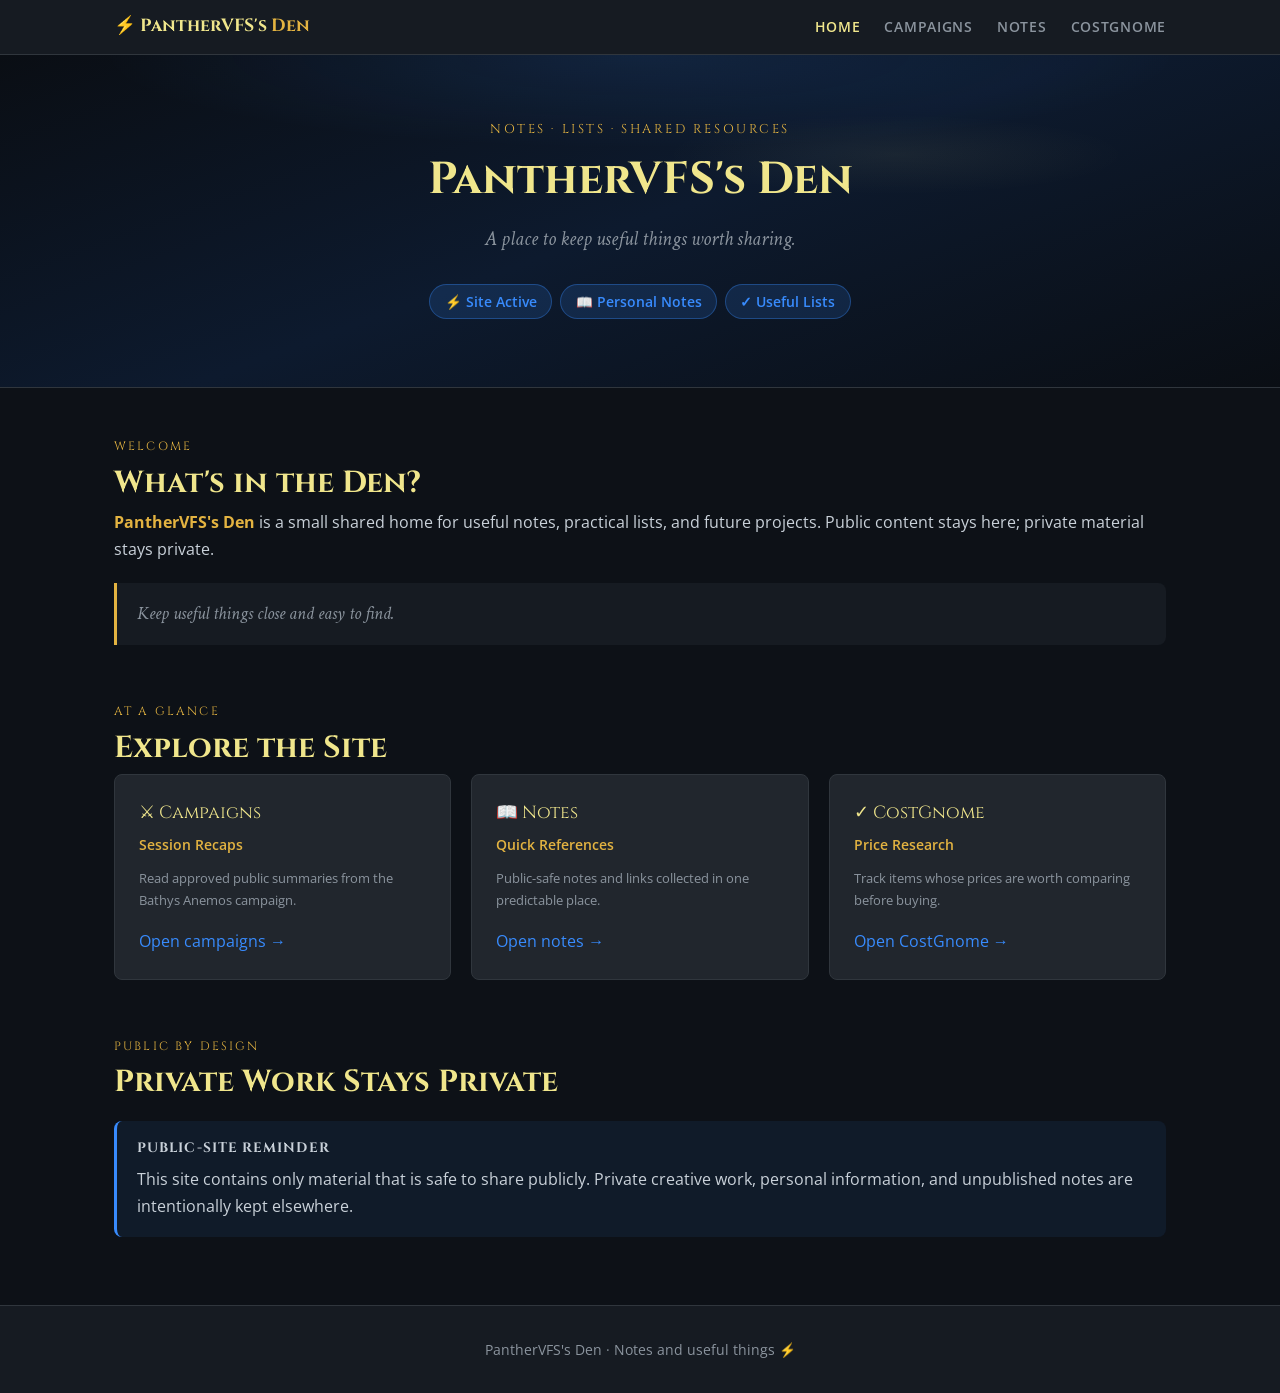
<file: index.html>
<!doctype html>
<html lang="en">
  <head>
    <meta charset="utf-8">
    <meta name="viewport" content="width=device-width, initial-scale=1">
    <meta http-equiv="Cache-Control" content="no-cache, no-store, must-revalidate">
    <meta http-equiv="Pragma" content="no-cache">
    <meta http-equiv="Expires" content="0">
    <meta name="description" content="PantherVFS's Den — notes and shared resources.">
    <title>PantherVFS's Den</title>
    <link rel="icon" href="assets/images/favicon.svg" type="image/svg+xml">
    <link rel="stylesheet" href="assets/css/style.css?v=20261009-session-art1">
    <script src="assets/js/fresh-navigation.js?v=20260924-cache1" defer></script>
  </head>
  <body>
    <a class="skip-link" href="#main-content">Skip to content</a>
    <nav class="site-nav" aria-label="Primary navigation">
      <div class="nav-inner">
        <a class="nav-brand" href="index.html">⚡ PantherVFS's <span>Den</span></a>
        <ul class="nav-links">
          <li><a href="index.html" aria-current="page">Home</a></li>
          <li><a href="campaigns.html">Campaigns</a></li>
          <li><a href="notes.html">Notes</a></li>
          <li><a href="costgnome.html">CostGnome</a></li>
        </ul>
      </div>
    </nav>

    <header class="hero">
      <p class="hero-eyebrow">Notes · Lists · Shared Resources</p>
      <h1>PantherVFS's Den</h1>
      <p class="hero-sub">A place to keep useful things worth sharing.</p>
      <div class="tag-row">
        <span class="hero-tag">⚡ Site Active</span>
        <span class="hero-tag">📖 Personal Notes</span>
        <span class="hero-tag">✓ Useful Lists</span>
      </div>
    </header>

    <main class="container" id="main-content">
      <section class="section">
        <p class="section-label">Welcome</p>
        <h2>What's in the Den?</h2>
        <p>
          <strong>PantherVFS's Den</strong> is a small shared home for useful
          notes, practical lists, and future projects. Public content stays here;
          private material stays private.
        </p>
        <blockquote>
          Keep useful things close and easy to find.
        </blockquote>
      </section>

      <section class="section">
        <p class="section-label">At a Glance</p>
        <h2>Explore the Site</h2>
        <div class="grid-3">
          <article class="card">
            <div class="card-title">⚔ Campaigns</div>
            <div class="card-sub">Session Recaps</div>
            <p class="card-meta">
              Read approved public summaries from the Bathys Anemos campaign.
            </p>
            <p><a href="campaigns.html">Open campaigns →</a></p>
          </article>
          <article class="card">
            <div class="card-title">📖 Notes</div>
            <div class="card-sub">Quick References</div>
            <p class="card-meta">
              Public-safe notes and links collected in one predictable place.
            </p>
            <p><a href="notes.html">Open notes →</a></p>
          </article>
          <article class="card">
            <div class="card-title">✓ CostGnome</div>
            <div class="card-sub">Price Research</div>
            <p class="card-meta">
              Track items whose prices are worth comparing before buying.
            </p>
            <p><a href="costgnome.html">Open CostGnome →</a></p>
          </article>
        </div>
      </section>

      <section class="section">
        <p class="section-label">Public by Design</p>
        <h2>Private Work Stays Private</h2>
        <div class="callout">
          <p class="callout-title">Public-site reminder</p>
          <p>
            This site contains only material that is safe to share publicly.
            Private creative work, personal information, and unpublished notes
            are intentionally kept elsewhere.
          </p>
        </div>
      </section>
    </main>

    <footer class="site-footer">
      <p>PantherVFS's Den · Notes and useful things ⚡</p>
    </footer>
  </body>
</html>
</file>
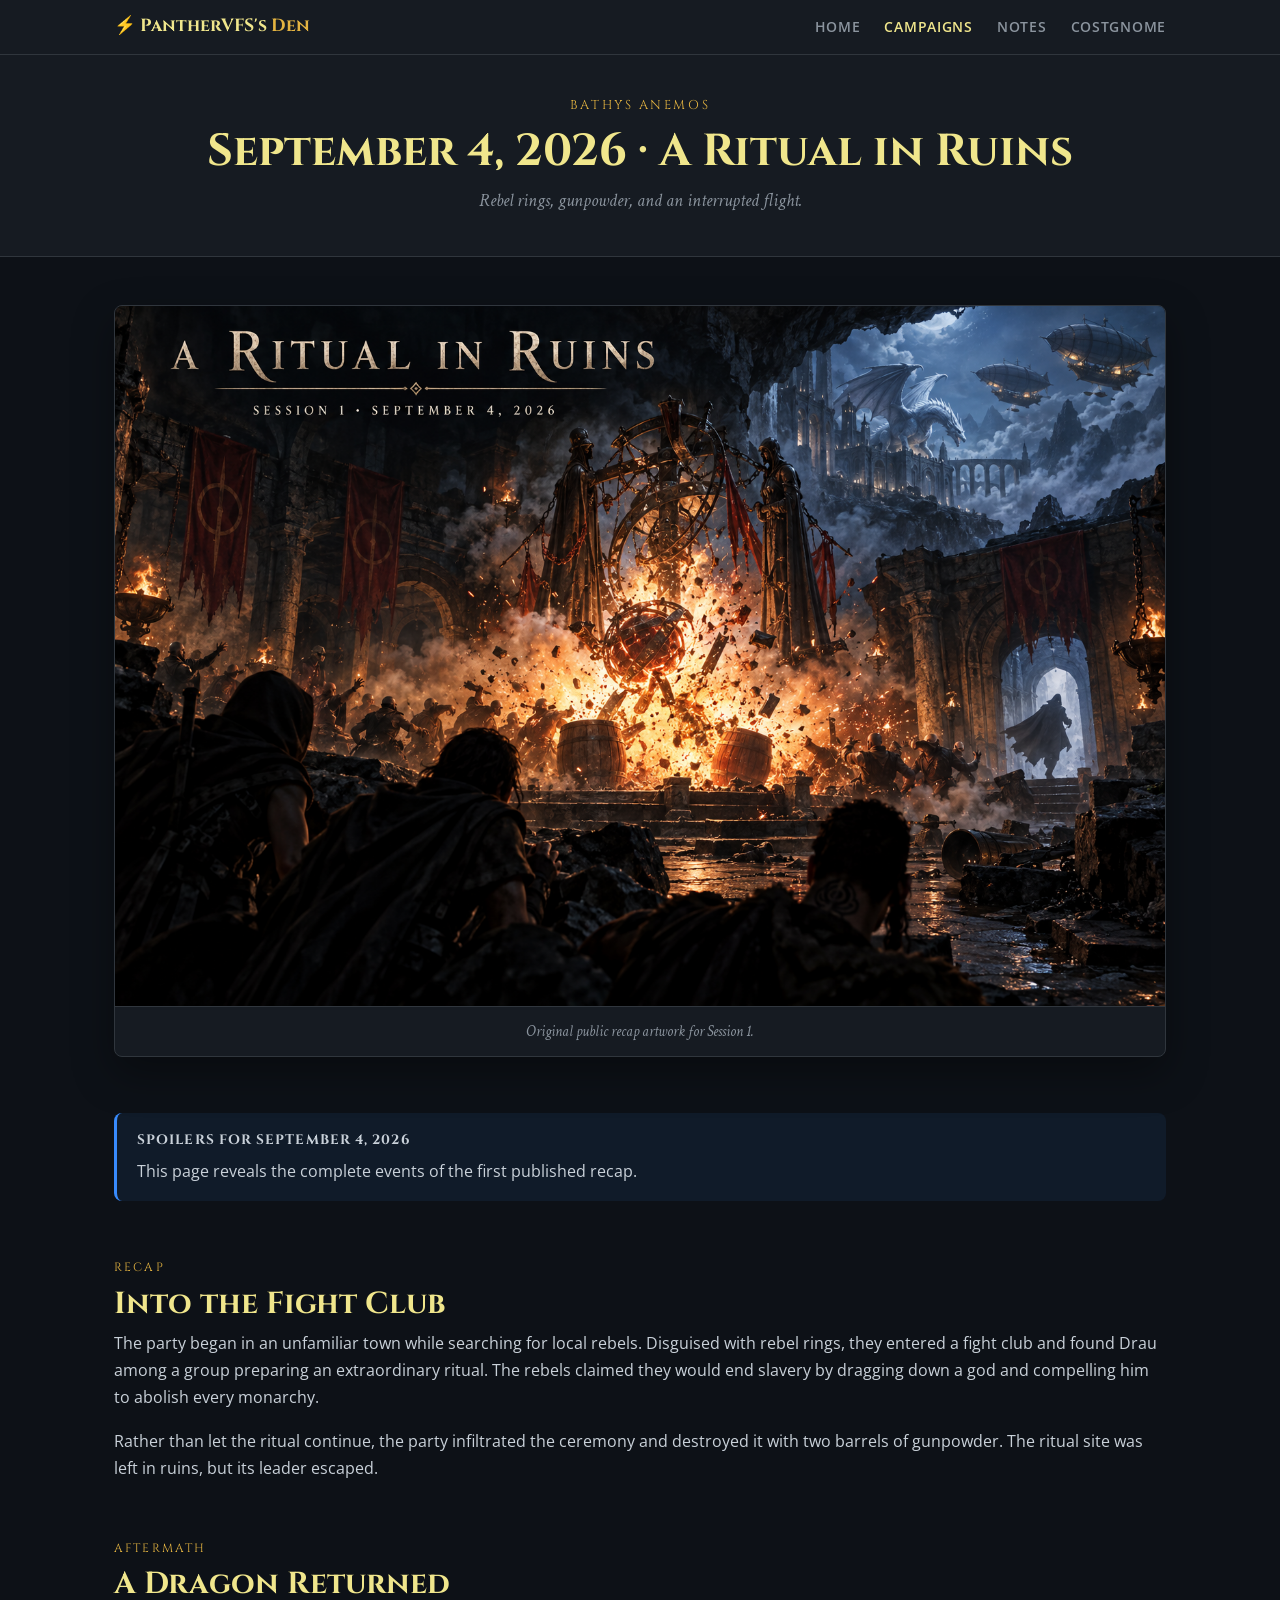
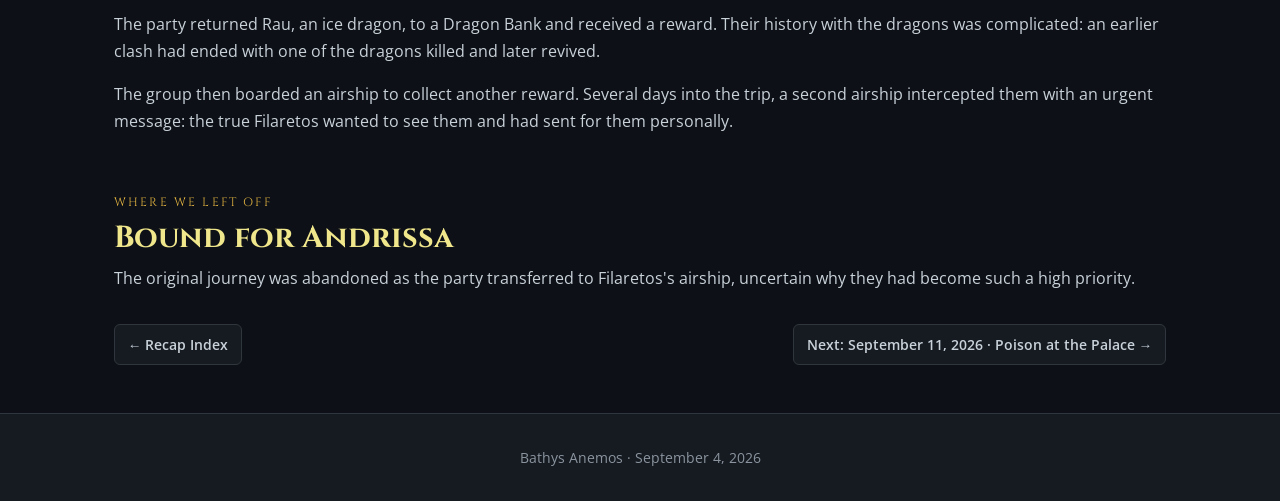
<file: bathys-anemos-session-01.html>
<!doctype html>
<html lang="en">
  <head>
    <meta charset="utf-8">
    <meta name="viewport" content="width=device-width, initial-scale=1">
    <meta http-equiv="Cache-Control" content="no-cache, no-store, must-revalidate">
    <meta http-equiv="Pragma" content="no-cache">
    <meta http-equiv="Expires" content="0">
    <meta name="description" content="Bathys Anemos recap for September 4, 2026: A Ritual in Ruins.">
    <title>September 4, 2026 · A Ritual in Ruins · Bathys Anemos · PantherVFS's Den</title>
    <link rel="icon" href="assets/images/favicon.svg" type="image/svg+xml">
    <link rel="stylesheet" href="assets/css/style.css?v=20261009-session-art1">
    <script src="assets/js/fresh-navigation.js?v=20260924-cache1" defer></script>
  </head>
  <body>
    <a class="skip-link" href="#main-content">Skip to content</a>
    <nav class="site-nav" aria-label="Primary navigation">
      <div class="nav-inner">
        <a class="nav-brand" href="index.html">⚡ PantherVFS's <span>Den</span></a>
        <ul class="nav-links">
          <li><a href="index.html">Home</a></li>
          <li><a href="campaigns.html" aria-current="page">Campaigns</a></li>
          <li><a href="notes.html">Notes</a></li>
          <li><a href="costgnome.html">CostGnome</a></li>
        </ul>
      </div>
    </nav>

    <header class="page-header">
      <p class="hero-eyebrow">Bathys Anemos</p>
      <h1>September 4, 2026 · A Ritual in Ruins</h1>
      <p class="hero-sub">Rebel rings, gunpowder, and an interrupted flight.</p>
    </header>

    <main class="container" id="main-content">
      <figure class="session-artwork">
        <img src="assets/images/bathys-anemos-session-01.png" width="1536" height="1024" decoding="async" fetchpriority="high" alt="A rebel ritual apparatus erupts between two gunpowder barrels while anonymous adventurers watch and its leader escapes; an ice dragon and airships appear in the distance.">
        <figcaption>Original public recap artwork for Session 1.</figcaption>
      </figure>

      <section class="section">
        <div class="callout">
          <p class="callout-title">Spoilers for September 4, 2026</p>
          <p>This page reveals the complete events of the first published recap.</p>
        </div>
      </section>

      <section class="section">
        <p class="section-label">Recap</p>
        <h2>Into the Fight Club</h2>
        <p>The party began in an unfamiliar town while searching for local rebels. Disguised with rebel rings, they entered a fight club and found Drau among a group preparing an extraordinary ritual. The rebels claimed they would end slavery by dragging down a god and compelling him to abolish every monarchy.</p>
        <p>Rather than let the ritual continue, the party infiltrated the ceremony and destroyed it with two barrels of gunpowder. The ritual site was left in ruins, but its leader escaped.</p>
      </section>

      <section class="section">
        <p class="section-label">Aftermath</p>
        <h2>A Dragon Returned</h2>
        <p>The party returned Rau, an ice dragon, to a Dragon Bank and received a reward. Their history with the dragons was complicated: an earlier clash had ended with one of the dragons killed and later revived.</p>
        <p>The group then boarded an airship to collect another reward. Several days into the trip, a second airship intercepted them with an urgent message: the true Filaretos wanted to see them and had sent for them personally.</p>
      </section>

      <section class="section">
        <p class="section-label">Where We Left Off</p>
        <h2>Bound for Andrissa</h2>
        <p>The original journey was abandoned as the party transferred to Filaretos's airship, uncertain why they had become such a high priority.</p>
        <div class="session-nav">
          <a class="button" href="bathys-anemos.html">← Recap Index</a>
          <a class="button session-nav-next" href="bathys-anemos-session-02.html">Next: September 11, 2026 · Poison at the Palace →</a>
        </div>
      </section>
    </main>

    <footer class="site-footer">
      <p>Bathys Anemos · September 4, 2026</p>
    </footer>
  </body>
</html>
</file>
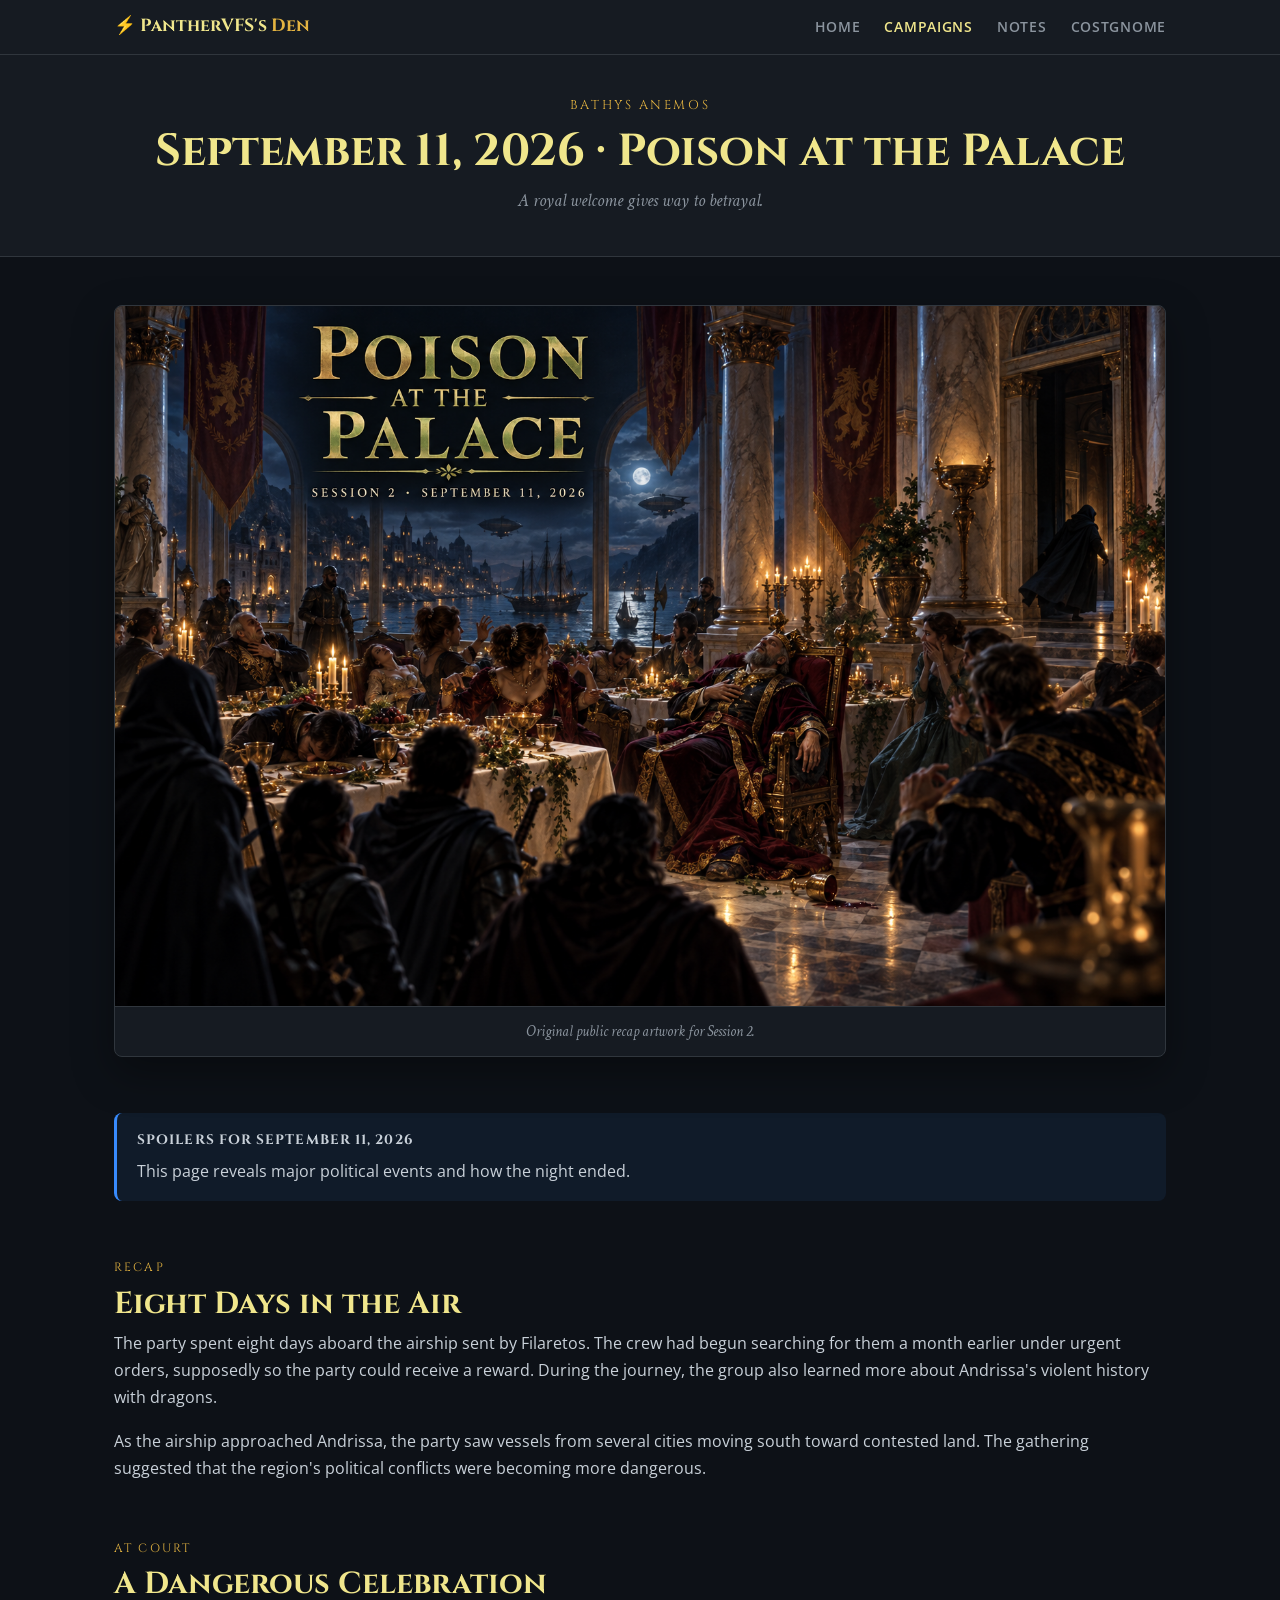
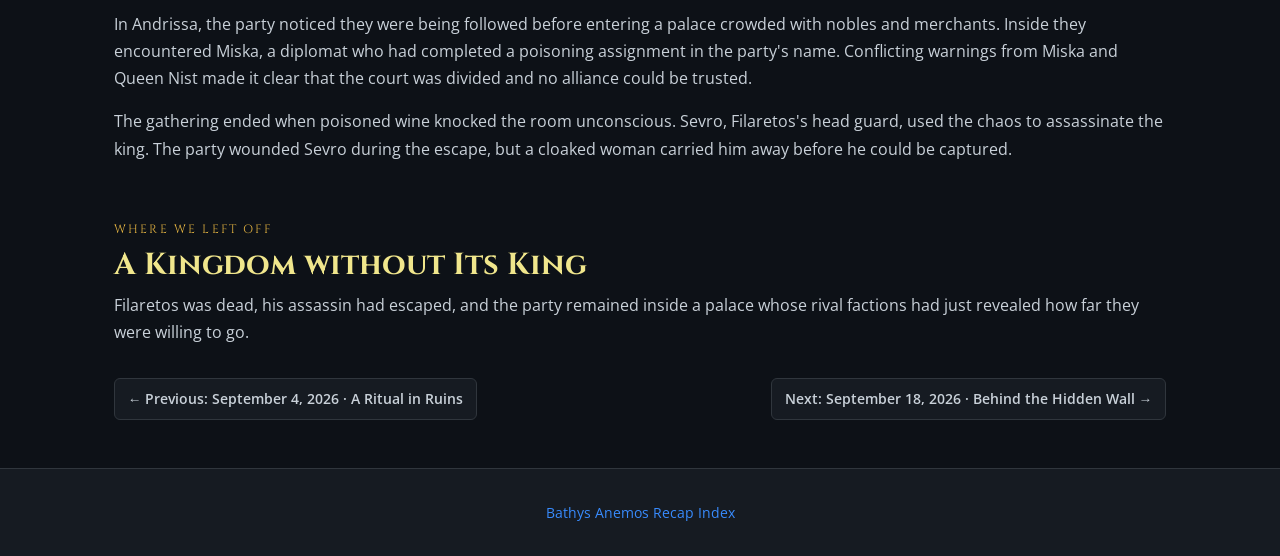
<file: bathys-anemos-session-02.html>
<!doctype html>
<html lang="en">
  <head>
    <meta charset="utf-8">
    <meta name="viewport" content="width=device-width, initial-scale=1">
    <meta http-equiv="Cache-Control" content="no-cache, no-store, must-revalidate">
    <meta http-equiv="Pragma" content="no-cache">
    <meta http-equiv="Expires" content="0">
    <meta name="description" content="Bathys Anemos recap for September 11, 2026: Poison at the Palace.">
    <title>September 11, 2026 · Poison at the Palace · Bathys Anemos · PantherVFS's Den</title>
    <link rel="icon" href="assets/images/favicon.svg" type="image/svg+xml">
    <link rel="stylesheet" href="assets/css/style.css?v=20261009-session-art1">
    <script src="assets/js/fresh-navigation.js?v=20260924-cache1" defer></script>
  </head>
  <body>
    <a class="skip-link" href="#main-content">Skip to content</a>
    <nav class="site-nav" aria-label="Primary navigation">
      <div class="nav-inner">
        <a class="nav-brand" href="index.html">⚡ PantherVFS's <span>Den</span></a>
        <ul class="nav-links">
          <li><a href="index.html">Home</a></li>
          <li><a href="campaigns.html" aria-current="page">Campaigns</a></li>
          <li><a href="notes.html">Notes</a></li>
          <li><a href="costgnome.html">CostGnome</a></li>
        </ul>
      </div>
    </nav>

    <header class="page-header">
      <p class="hero-eyebrow">Bathys Anemos</p>
      <h1>September 11, 2026 · Poison at the Palace</h1>
      <p class="hero-sub">A royal welcome gives way to betrayal.</p>
    </header>

    <main class="container" id="main-content">
      <figure class="session-artwork">
        <img src="assets/images/bathys-anemos-session-02.png" width="1536" height="1024" decoding="async" fetchpriority="high" alt="Poisoned guests collapse during a moonlit palace feast as a crowned king falls and a cloaked conspirator escapes through a shadowed doorway.">
        <figcaption>Original public recap artwork for Session 2.</figcaption>
      </figure>

      <section class="section">
        <div class="callout">
          <p class="callout-title">Spoilers for September 11, 2026</p>
          <p>This page reveals major political events and how the night ended.</p>
        </div>
      </section>

      <section class="section">
        <p class="section-label">Recap</p>
        <h2>Eight Days in the Air</h2>
        <p>The party spent eight days aboard the airship sent by Filaretos. The crew had begun searching for them a month earlier under urgent orders, supposedly so the party could receive a reward. During the journey, the group also learned more about Andrissa's violent history with dragons.</p>
        <p>As the airship approached Andrissa, the party saw vessels from several cities moving south toward contested land. The gathering suggested that the region's political conflicts were becoming more dangerous.</p>
      </section>

      <section class="section">
        <p class="section-label">At Court</p>
        <h2>A Dangerous Celebration</h2>
        <p>In Andrissa, the party noticed they were being followed before entering a palace crowded with nobles and merchants. Inside they encountered Miska, a diplomat who had completed a poisoning assignment in the party's name. Conflicting warnings from Miska and Queen Nist made it clear that the court was divided and no alliance could be trusted.</p>
        <p>The gathering ended when poisoned wine knocked the room unconscious. Sevro, Filaretos's head guard, used the chaos to assassinate the king. The party wounded Sevro during the escape, but a cloaked woman carried him away before he could be captured.</p>
      </section>

      <section class="section">
        <p class="section-label">Where We Left Off</p>
        <h2>A Kingdom without Its King</h2>
        <p>Filaretos was dead, his assassin had escaped, and the party remained inside a palace whose rival factions had just revealed how far they were willing to go.</p>
        <div class="session-nav">
          <a class="button" href="bathys-anemos-session-01.html">← Previous: September 4, 2026 · A Ritual in Ruins</a>
          <a class="button" href="bathys-anemos-session-03.html">Next: September 18, 2026 · Behind the Hidden Wall →</a>
        </div>
      </section>
    </main>

    <footer class="site-footer">
      <p><a href="bathys-anemos.html">Bathys Anemos Recap Index</a></p>
    </footer>
  </body>
</html>
</file>
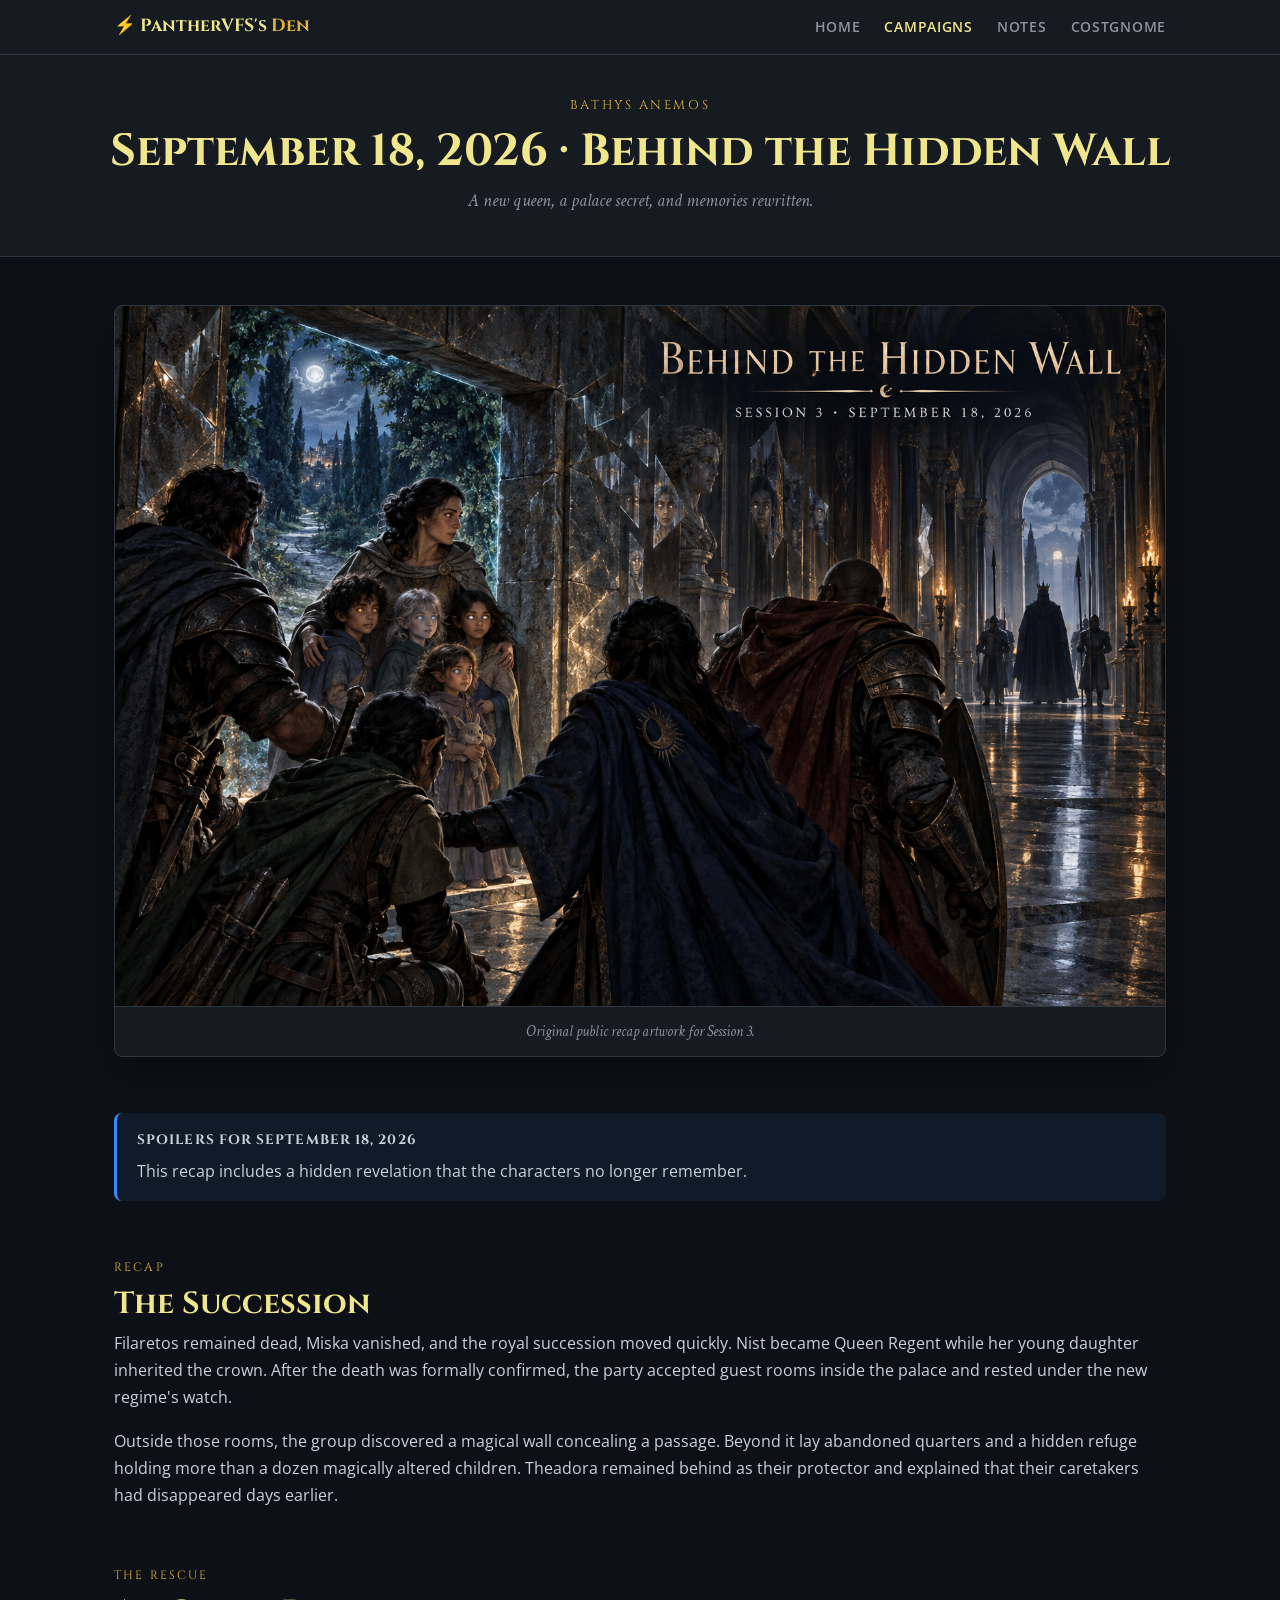
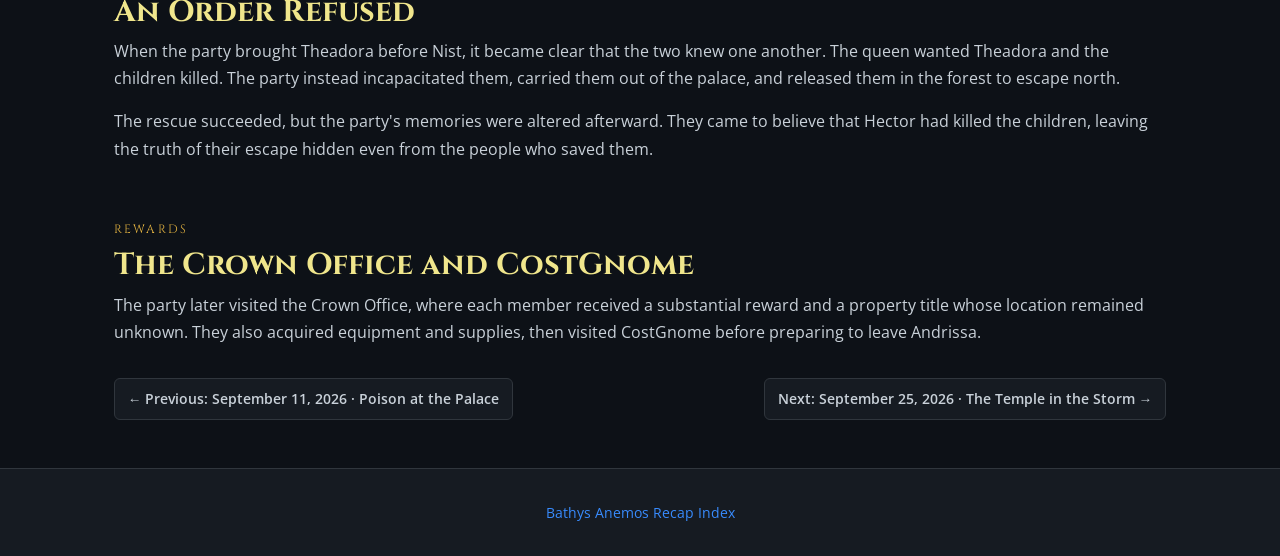
<file: bathys-anemos-session-03.html>
<!doctype html>
<html lang="en">
  <head>
    <meta charset="utf-8">
    <meta name="viewport" content="width=device-width, initial-scale=1">
    <meta http-equiv="Cache-Control" content="no-cache, no-store, must-revalidate">
    <meta http-equiv="Pragma" content="no-cache">
    <meta http-equiv="Expires" content="0">
    <meta name="description" content="Bathys Anemos recap for September 18, 2026: Behind the Hidden Wall.">
    <title>September 18, 2026 · Behind the Hidden Wall · Bathys Anemos · PantherVFS's Den</title>
    <link rel="icon" href="assets/images/favicon.svg" type="image/svg+xml">
    <link rel="stylesheet" href="assets/css/style.css?v=20261009-session-art1">
    <script src="assets/js/fresh-navigation.js?v=20260924-cache1" defer></script>
  </head>
  <body>
    <a class="skip-link" href="#main-content">Skip to content</a>
    <nav class="site-nav" aria-label="Primary navigation">
      <div class="nav-inner">
        <a class="nav-brand" href="index.html">⚡ PantherVFS's <span>Den</span></a>
        <ul class="nav-links">
          <li><a href="index.html">Home</a></li>
          <li><a href="campaigns.html" aria-current="page">Campaigns</a></li>
          <li><a href="notes.html">Notes</a></li>
          <li><a href="costgnome.html">CostGnome</a></li>
        </ul>
      </div>
    </nav>

    <header class="page-header">
      <p class="hero-eyebrow">Bathys Anemos</p>
      <h1>September 18, 2026 · Behind the Hidden Wall</h1>
      <p class="hero-sub">A new queen, a palace secret, and memories rewritten.</p>
    </header>

    <main class="container" id="main-content">
      <figure class="session-artwork">
        <img src="assets/images/bathys-anemos-session-03.png" width="1536" height="1024" decoding="async" fetchpriority="high" alt="A magical palace wall opens onto a moonlit refuge where an adult protects altered children while anonymous adventurers shield their escape from distant royal guards.">
        <figcaption>Original public recap artwork for Session 3.</figcaption>
      </figure>

      <section class="section">
        <div class="callout">
          <p class="callout-title">Spoilers for September 18, 2026</p>
          <p>This recap includes a hidden revelation that the characters no longer remember.</p>
        </div>
      </section>

      <section class="section">
        <p class="section-label">Recap</p>
        <h2>The Succession</h2>
        <p>Filaretos remained dead, Miska vanished, and the royal succession moved quickly. Nist became Queen Regent while her young daughter inherited the crown. After the death was formally confirmed, the party accepted guest rooms inside the palace and rested under the new regime's watch.</p>
        <p>Outside those rooms, the group discovered a magical wall concealing a passage. Beyond it lay abandoned quarters and a hidden refuge holding more than a dozen magically altered children. Theadora remained behind as their protector and explained that their caretakers had disappeared days earlier.</p>
      </section>

      <section class="section">
        <p class="section-label">The Rescue</p>
        <h2>An Order Refused</h2>
        <p>When the party brought Theadora before Nist, it became clear that the two knew one another. The queen wanted Theadora and the children killed. The party instead incapacitated them, carried them out of the palace, and released them in the forest to escape north.</p>
        <p>The rescue succeeded, but the party's memories were altered afterward. They came to believe that Hector had killed the children, leaving the truth of their escape hidden even from the people who saved them.</p>
      </section>

      <section class="section">
        <p class="section-label">Rewards</p>
        <h2>The Crown Office and CostGnome</h2>
        <p>The party later visited the Crown Office, where each member received a substantial reward and a property title whose location remained unknown. They also acquired equipment and supplies, then visited CostGnome before preparing to leave Andrissa.</p>
        <div class="session-nav">
          <a class="button" href="bathys-anemos-session-02.html">← Previous: September 11, 2026 · Poison at the Palace</a>
          <a class="button" href="bathys-anemos-session-04.html">Next: September 25, 2026 · The Temple in the Storm →</a>
        </div>
      </section>
    </main>

    <footer class="site-footer">
      <p><a href="bathys-anemos.html">Bathys Anemos Recap Index</a></p>
    </footer>
  </body>
</html>
</file>
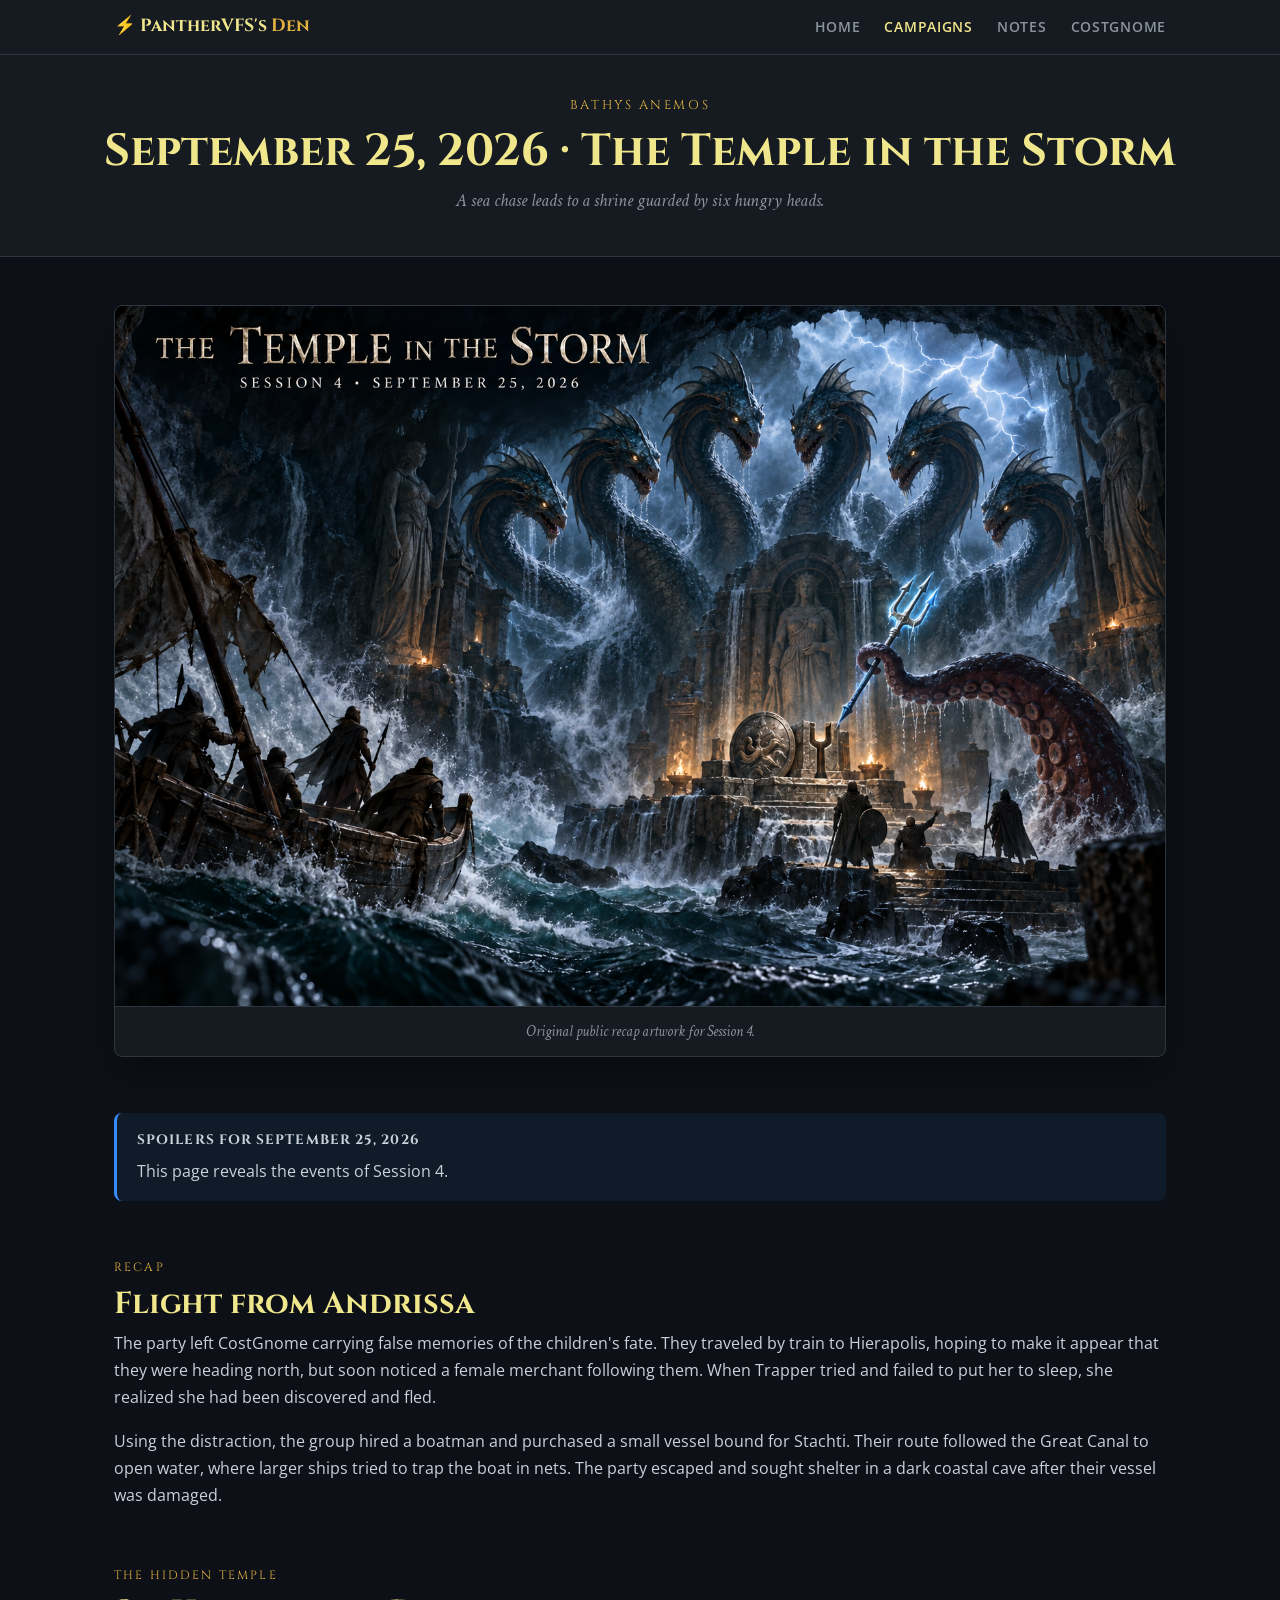
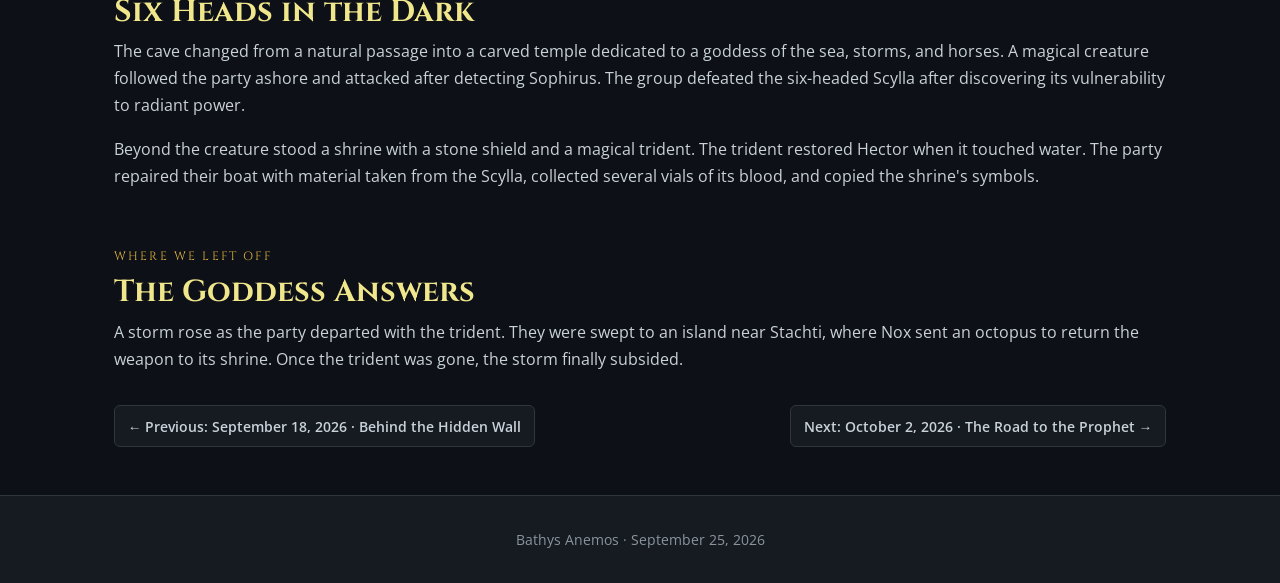
<file: bathys-anemos-session-04.html>
<!doctype html>
<html lang="en">
  <head>
    <meta charset="utf-8">
    <meta name="viewport" content="width=device-width, initial-scale=1">
    <meta http-equiv="Cache-Control" content="no-cache, no-store, must-revalidate">
    <meta http-equiv="Pragma" content="no-cache">
    <meta http-equiv="Expires" content="0">
    <meta name="description" content="Bathys Anemos recap for September 25, 2026: The Temple in the Storm.">
    <title>September 25, 2026 · The Temple in the Storm · Bathys Anemos · PantherVFS's Den</title>
    <link rel="icon" href="assets/images/favicon.svg" type="image/svg+xml">
    <link rel="stylesheet" href="assets/css/style.css?v=20261009-session-art1">
    <script src="assets/js/fresh-navigation.js?v=20260924-cache1" defer></script>
  </head>
  <body>
    <a class="skip-link" href="#main-content">Skip to content</a>
    <nav class="site-nav" aria-label="Primary navigation">
      <div class="nav-inner">
        <a class="nav-brand" href="index.html">⚡ PantherVFS's <span>Den</span></a>
        <ul class="nav-links">
          <li><a href="index.html">Home</a></li>
          <li><a href="campaigns.html" aria-current="page">Campaigns</a></li>
          <li><a href="notes.html">Notes</a></li>
          <li><a href="costgnome.html">CostGnome</a></li>
        </ul>
      </div>
    </nav>

    <header class="page-header">
      <p class="hero-eyebrow">Bathys Anemos</p>
      <h1>September 25, 2026 · The Temple in the Storm</h1>
      <p class="hero-sub">A sea chase leads to a shrine guarded by six hungry heads.</p>
    </header>

    <main class="container" id="main-content">
      <figure class="session-artwork">
        <img src="assets/images/bathys-anemos-session-04.png" width="1536" height="1024" decoding="async" fetchpriority="high" alt="A damaged boat enters a storm-lashed sea temple as a six-headed Scylla rises and a giant octopus returns a glowing trident to the shrine.">
        <figcaption>Original public recap artwork for Session 4.</figcaption>
      </figure>

      <section class="section">
        <div class="callout">
          <p class="callout-title">Spoilers for September 25, 2026</p>
          <p>This page reveals the events of Session 4.</p>
        </div>
      </section>

      <section class="section">
        <p class="section-label">Recap</p>
        <h2>Flight from Andrissa</h2>
        <p>The party left CostGnome carrying false memories of the children's fate. They traveled by train to Hierapolis, hoping to make it appear that they were heading north, but soon noticed a female merchant following them. When Trapper tried and failed to put her to sleep, she realized she had been discovered and fled.</p>
        <p>Using the distraction, the group hired a boatman and purchased a small vessel bound for Stachti. Their route followed the Great Canal to open water, where larger ships tried to trap the boat in nets. The party escaped and sought shelter in a dark coastal cave after their vessel was damaged.</p>
      </section>

      <section class="section">
        <p class="section-label">The Hidden Temple</p>
        <h2>Six Heads in the Dark</h2>
        <p>The cave changed from a natural passage into a carved temple dedicated to a goddess of the sea, storms, and horses. A magical creature followed the party ashore and attacked after detecting Sophirus. The group defeated the six-headed Scylla after discovering its vulnerability to radiant power.</p>
        <p>Beyond the creature stood a shrine with a stone shield and a magical trident. The trident restored Hector when it touched water. The party repaired their boat with material taken from the Scylla, collected several vials of its blood, and copied the shrine's symbols.</p>
      </section>

      <section class="section">
        <p class="section-label">Where We Left Off</p>
        <h2>The Goddess Answers</h2>
        <p>A storm rose as the party departed with the trident. They were swept to an island near Stachti, where Nox sent an octopus to return the weapon to its shrine. Once the trident was gone, the storm finally subsided.</p>
        <div class="session-nav">
          <a class="button" href="bathys-anemos-session-03.html">← Previous: September 18, 2026 · Behind the Hidden Wall</a>
          <a class="button session-nav-next" href="bathys-anemos-session-05.html">Next: October 2, 2026 · The Road to the Prophet →</a>
        </div>
      </section>
    </main>

    <footer class="site-footer">
      <p>Bathys Anemos · September 25, 2026</p>
    </footer>
  </body>
</html>
</file>
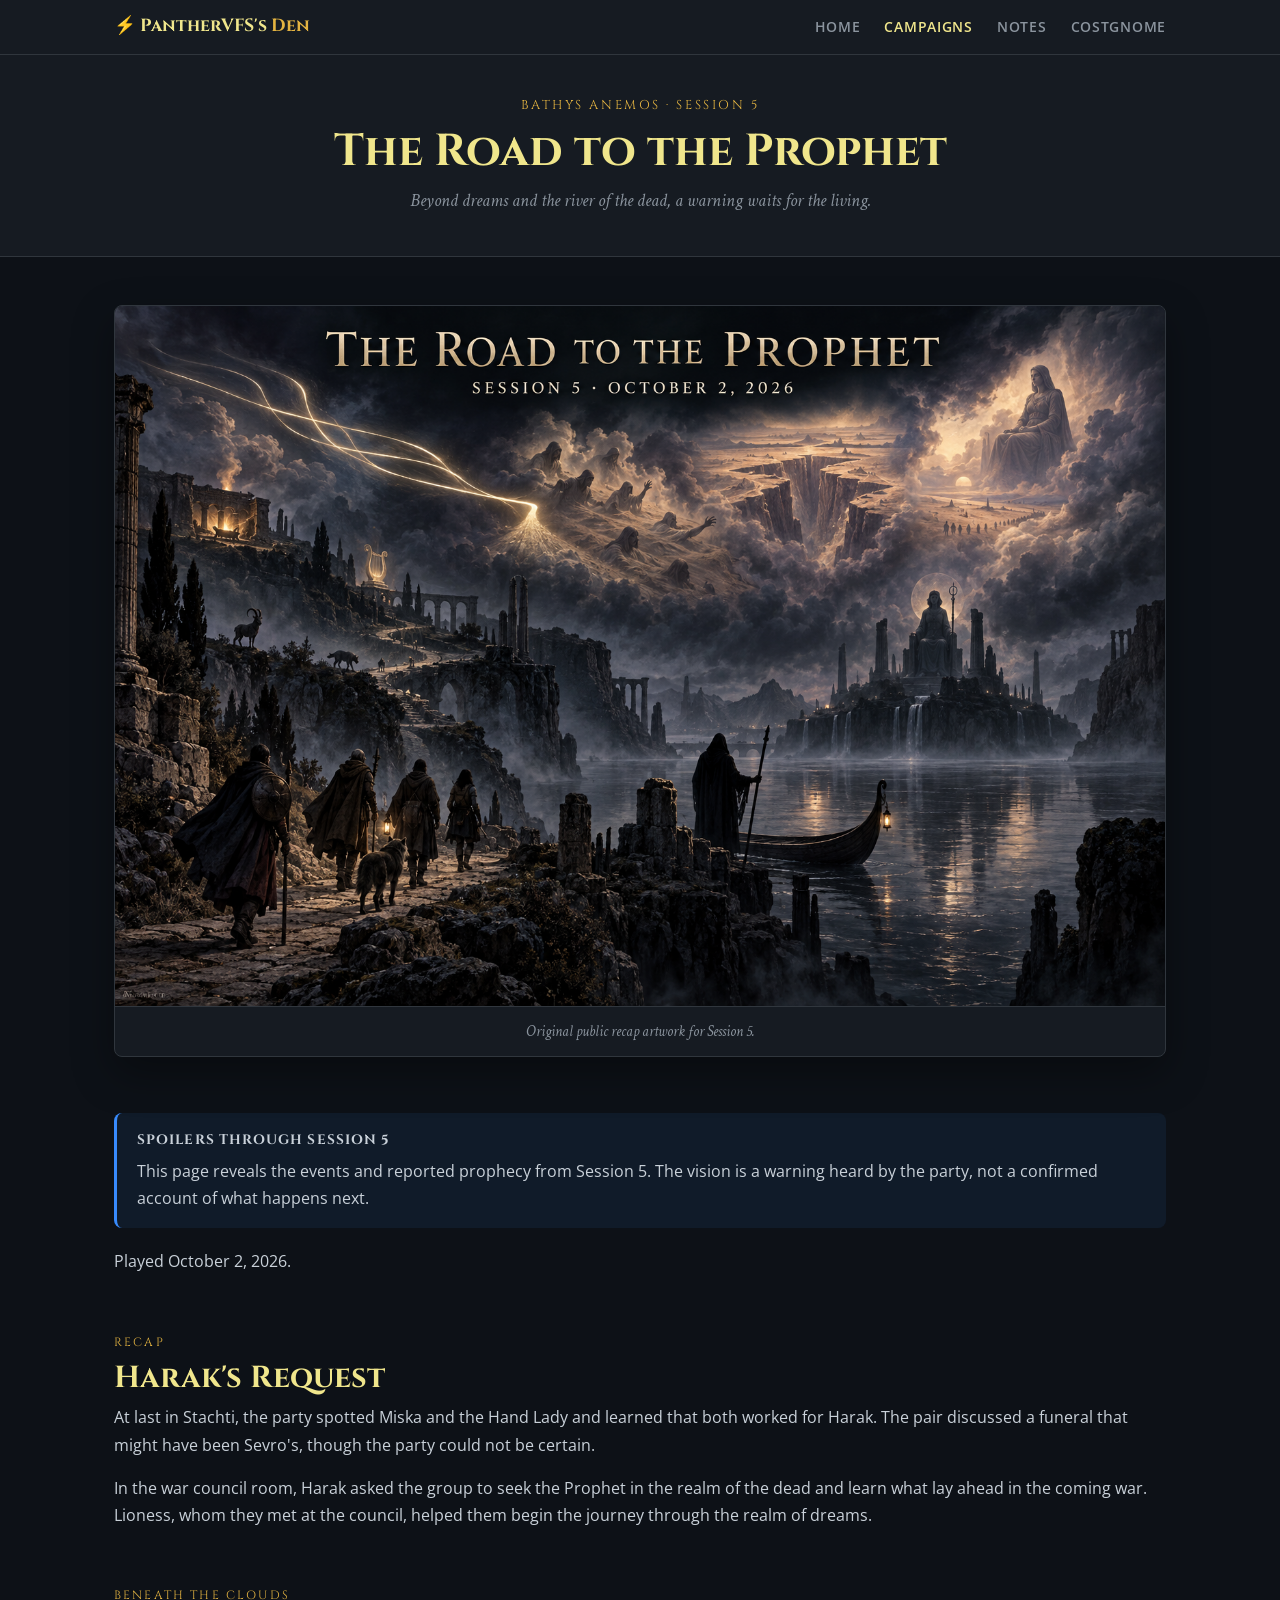
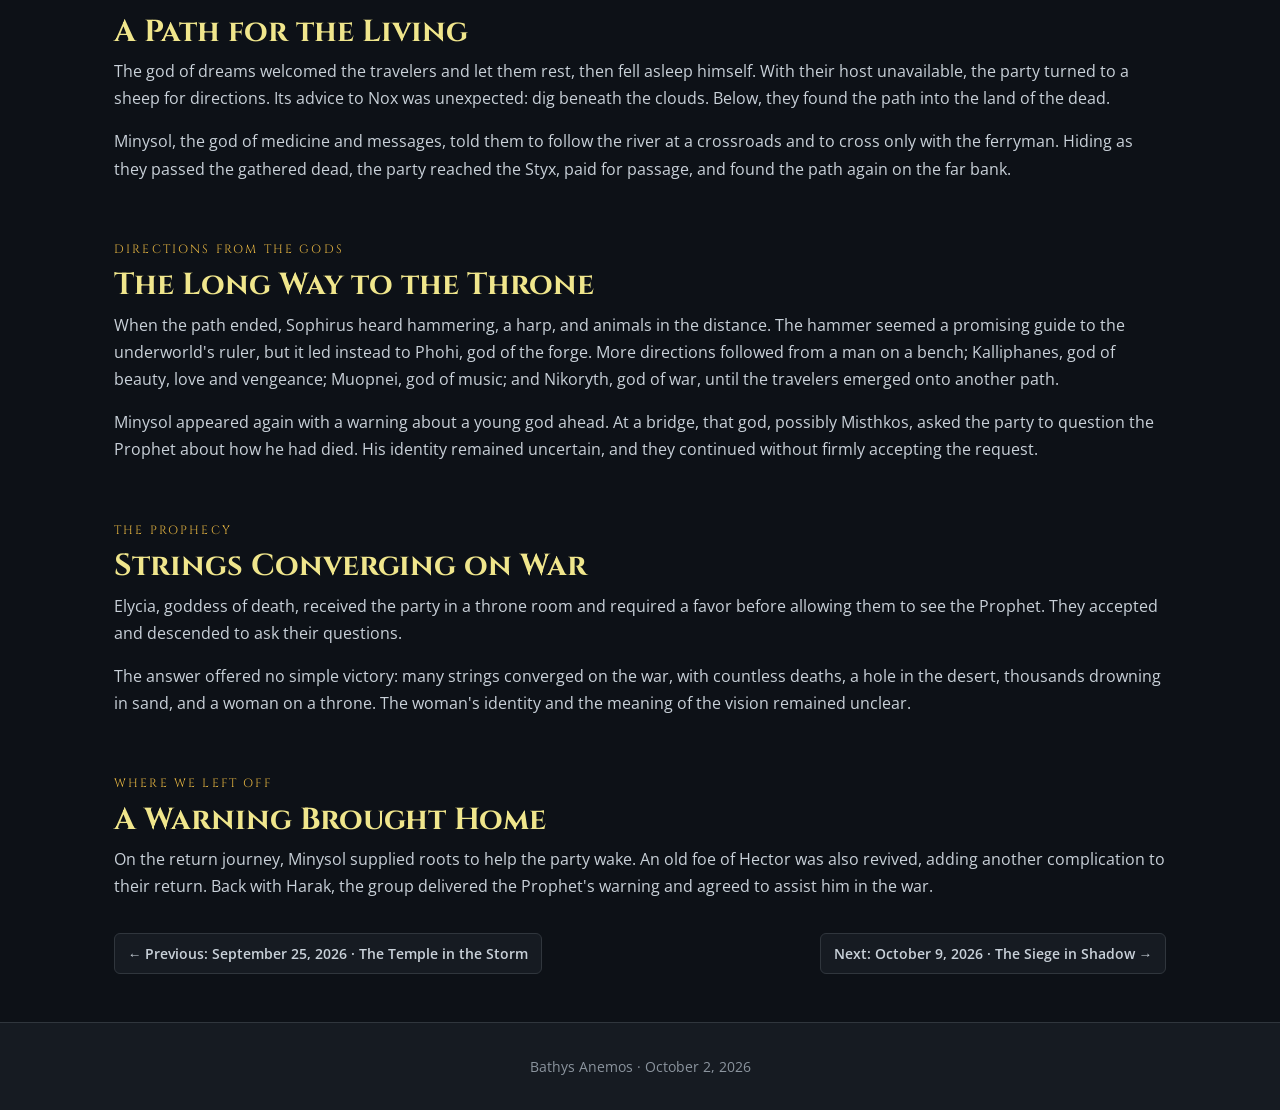
<file: bathys-anemos-session-05.html>
<!doctype html>
<html lang="en">
  <head>
    <meta charset="utf-8">
    <meta name="viewport" content="width=device-width, initial-scale=1">
    <meta http-equiv="Cache-Control" content="no-cache, no-store, must-revalidate">
    <meta http-equiv="Pragma" content="no-cache">
    <meta http-equiv="Expires" content="0">
    <meta name="description" content="Bathys Anemos Session 5 recap: The Road to the Prophet. A journey through dreams and the realm of the dead reveals an ominous vision of war.">
    <title>Session 5 · The Road to the Prophet · Bathys Anemos · PantherVFS's Den</title>
    <link rel="icon" href="assets/images/favicon.svg" type="image/svg+xml">
    <link rel="stylesheet" href="assets/css/style.css?v=20261009-session-art1">
    <script src="assets/js/fresh-navigation.js?v=20260924-cache1" defer></script>
  </head>
  <body>
    <a class="skip-link" href="#main-content">Skip to content</a>
    <nav class="site-nav" aria-label="Primary navigation">
      <div class="nav-inner">
        <a class="nav-brand" href="index.html">⚡ PantherVFS's <span>Den</span></a>
        <ul class="nav-links">
          <li><a href="index.html">Home</a></li>
          <li><a href="campaigns.html" aria-current="page">Campaigns</a></li>
          <li><a href="notes.html">Notes</a></li>
          <li><a href="costgnome.html">CostGnome</a></li>
        </ul>
      </div>
    </nav>

    <header class="page-header">
      <p class="hero-eyebrow">Bathys Anemos · Session 5</p>
      <h1>The Road to the Prophet</h1>
      <p class="hero-sub">Beyond dreams and the river of the dead, a warning waits for the living.</p>
    </header>

    <main class="container" id="main-content">
      <figure class="session-artwork">
        <img src="assets/images/bathys-anemos-session-05.png" width="1536" height="1024" decoding="async" fetchpriority="high" alt="Anonymous travelers approach the River Styx and its ferryman beneath prophetic visions of converging threads, a desert chasm, sinking figures, and distant thrones.">
        <figcaption>Original public recap artwork for Session 5.</figcaption>
      </figure>

      <section class="section">
        <div class="callout">
          <p class="callout-title">Spoilers through Session 5</p>
          <p>This page reveals the events and reported prophecy from Session 5. The vision is a warning heard by the party, not a confirmed account of what happens next.</p>
        </div>
        <p>Played <time datetime="2026-10-02">October 2, 2026</time>.</p>
      </section>

      <section class="section">
        <p class="section-label">Recap</p>
        <h2>Harak's Request</h2>
        <p>At last in Stachti, the party spotted Miska and the Hand Lady and learned that both worked for Harak. The pair discussed a funeral that might have been Sevro's, though the party could not be certain.</p>
        <p>In the war council room, Harak asked the group to seek the Prophet in the realm of the dead and learn what lay ahead in the coming war. Lioness, whom they met at the council, helped them begin the journey through the realm of dreams.</p>
      </section>

      <section class="section">
        <p class="section-label">Beneath the Clouds</p>
        <h2>A Path for the Living</h2>
        <p>The god of dreams welcomed the travelers and let them rest, then fell asleep himself. With their host unavailable, the party turned to a sheep for directions. Its advice to Nox was unexpected: dig beneath the clouds. Below, they found the path into the land of the dead.</p>
        <p>Minysol, the god of medicine and messages, told them to follow the river at a crossroads and to cross only with the ferryman. Hiding as they passed the gathered dead, the party reached the Styx, paid for passage, and found the path again on the far bank.</p>
      </section>

      <section class="section">
        <p class="section-label">Directions from the Gods</p>
        <h2>The Long Way to the Throne</h2>
        <p>When the path ended, Sophirus heard hammering, a harp, and animals in the distance. The hammer seemed a promising guide to the underworld's ruler, but it led instead to Phohi, god of the forge. More directions followed from a man on a bench; Kalliphanes, god of beauty, love and vengeance; Muopnei, god of music; and Nikoryth, god of war, until the travelers emerged onto another path.</p>
        <p>Minysol appeared again with a warning about a young god ahead. At a bridge, that god, possibly Misthkos, asked the party to question the Prophet about how he had died. His identity remained uncertain, and they continued without firmly accepting the request.</p>
      </section>

      <section class="section">
        <p class="section-label">The Prophecy</p>
        <h2>Strings Converging on War</h2>
        <p>Elycia, goddess of death, received the party in a throne room and required a favor before allowing them to see the Prophet. They accepted and descended to ask their questions.</p>
        <p>The answer offered no simple victory: many strings converged on the war, with countless deaths, a hole in the desert, thousands drowning in sand, and a woman on a throne. The woman's identity and the meaning of the vision remained unclear.</p>
      </section>

      <section class="section">
        <p class="section-label">Where We Left Off</p>
        <h2>A Warning Brought Home</h2>
        <p>On the return journey, Minysol supplied roots to help the party wake. An old foe of Hector was also revived, adding another complication to their return. Back with Harak, the group delivered the Prophet's warning and agreed to assist him in the war.</p>
        <div class="session-nav">
          <a class="button" href="bathys-anemos-session-04.html">← Previous: September 25, 2026 · The Temple in the Storm</a>
          <a class="button session-nav-next" href="bathys-anemos-session-06.html">Next: October 9, 2026 · The Siege in Shadow →</a>
        </div>
      </section>
    </main>

    <footer class="site-footer">
      <p>Bathys Anemos · October 2, 2026</p>
    </footer>
  </body>
</html>
</file>
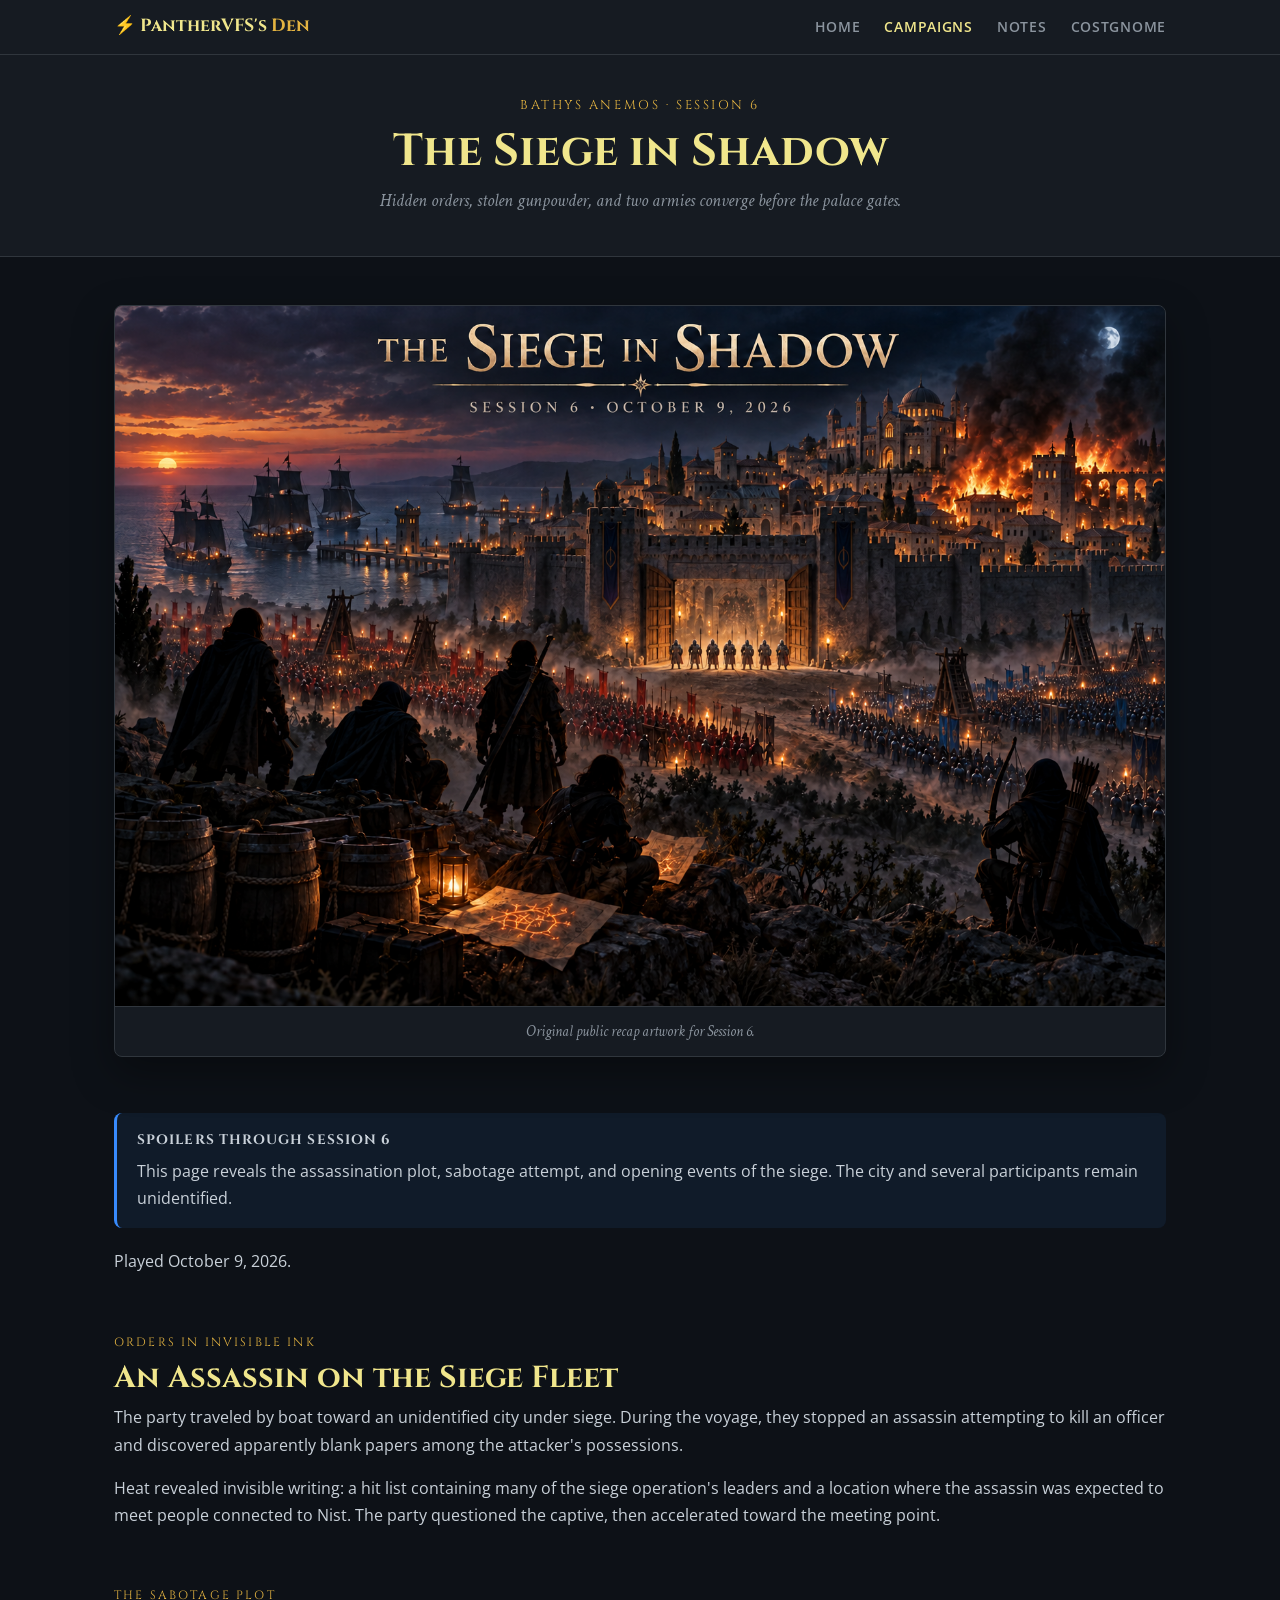
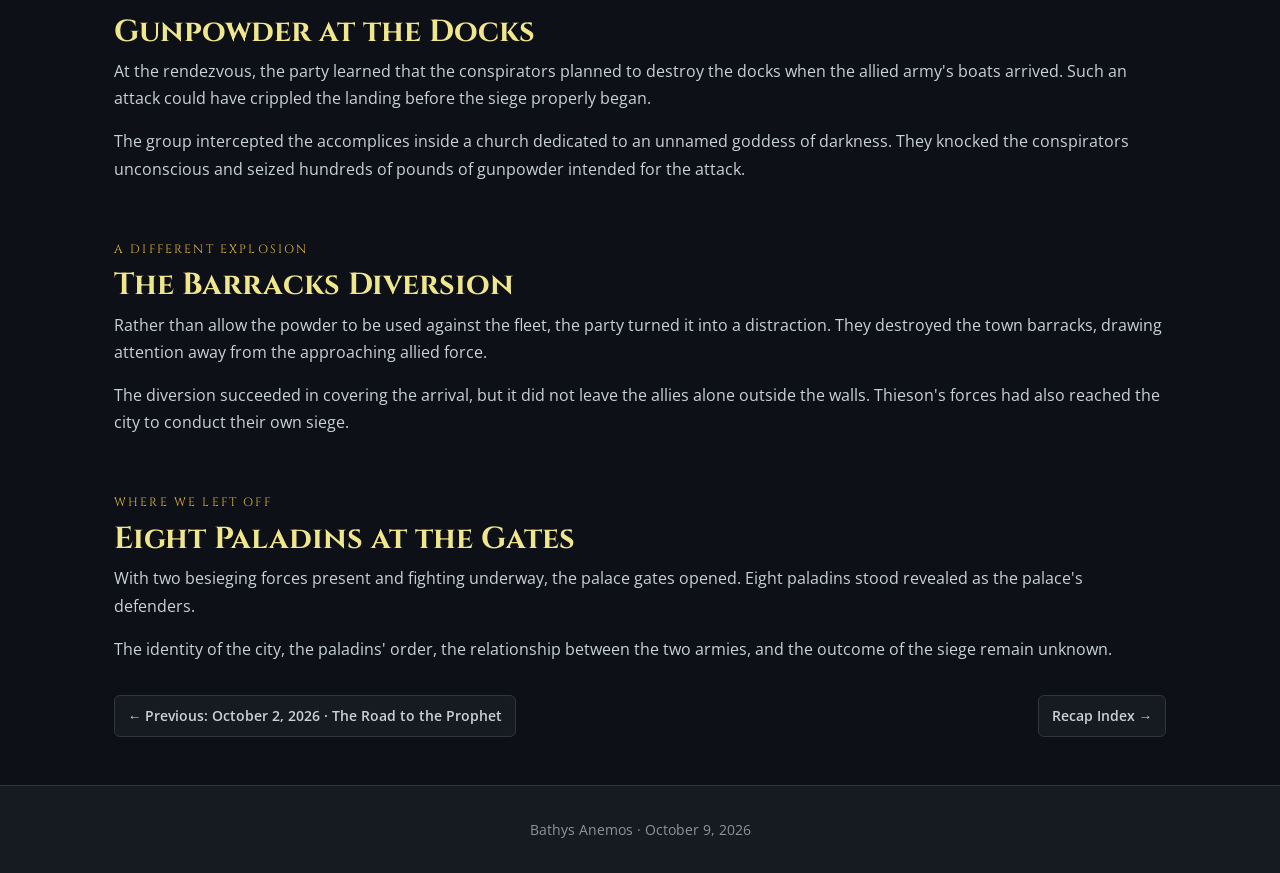
<file: bathys-anemos-session-06.html>
<!doctype html>
<html lang="en">
  <head>
    <meta charset="utf-8">
    <meta name="viewport" content="width=device-width, initial-scale=1">
    <meta http-equiv="Cache-Control" content="no-cache, no-store, must-revalidate">
    <meta http-equiv="Pragma" content="no-cache">
    <meta http-equiv="Expires" content="0">
    <meta name="description" content="Bathys Anemos Session 6 recap: The Siege in Shadow. Invisible-ink orders expose a sabotage plot before rival forces converge on a city under siege.">
    <title>Session 6 · The Siege in Shadow · Bathys Anemos · PantherVFS's Den</title>
    <link rel="icon" href="assets/images/favicon.svg" type="image/svg+xml">
    <link rel="stylesheet" href="assets/css/style.css?v=20261009-session-art1">
    <script src="assets/js/fresh-navigation.js?v=20260924-cache1" defer></script>
  </head>
  <body>
    <a class="skip-link" href="#main-content">Skip to content</a>
    <nav class="site-nav" aria-label="Primary navigation">
      <div class="nav-inner">
        <a class="nav-brand" href="index.html">⚡ PantherVFS's <span>Den</span></a>
        <ul class="nav-links">
          <li><a href="index.html">Home</a></li>
          <li><a href="campaigns.html" aria-current="page">Campaigns</a></li>
          <li><a href="notes.html">Notes</a></li>
          <li><a href="costgnome.html">CostGnome</a></li>
        </ul>
      </div>
    </nav>

    <header class="page-header">
      <p class="hero-eyebrow">Bathys Anemos · Session 6</p>
      <h1>The Siege in Shadow</h1>
      <p class="hero-sub">Hidden orders, stolen gunpowder, and two armies converge before the palace gates.</p>
    </header>

    <main class="container" id="main-content">
      <figure class="session-artwork">
        <img src="assets/images/bathys-anemos-session-06.png" width="1536" height="1024" decoding="async" fetchpriority="high" alt="Anonymous adventurers overlook a coastal city under siege, with intact docks, approaching ships, burning barracks, rival armies, and eight armored defenders at the palace gate.">
        <figcaption>Original public recap artwork for Session 6.</figcaption>
      </figure>

      <section class="section">
        <div class="callout">
          <p class="callout-title">Spoilers through Session 6</p>
          <p>This page reveals the assassination plot, sabotage attempt, and opening events of the siege. The city and several participants remain unidentified.</p>
        </div>
        <p>Played <time datetime="2026-10-09">October 9, 2026</time>.</p>
      </section>

      <section class="section">
        <p class="section-label">Orders in Invisible Ink</p>
        <h2>An Assassin on the Siege Fleet</h2>
        <p>The party traveled by boat toward an unidentified city under siege. During the voyage, they stopped an assassin attempting to kill an officer and discovered apparently blank papers among the attacker's possessions.</p>
        <p>Heat revealed invisible writing: a hit list containing many of the siege operation's leaders and a location where the assassin was expected to meet people connected to Nist. The party questioned the captive, then accelerated toward the meeting point.</p>
      </section>

      <section class="section">
        <p class="section-label">The Sabotage Plot</p>
        <h2>Gunpowder at the Docks</h2>
        <p>At the rendezvous, the party learned that the conspirators planned to destroy the docks when the allied army's boats arrived. Such an attack could have crippled the landing before the siege properly began.</p>
        <p>The group intercepted the accomplices inside a church dedicated to an unnamed goddess of darkness. They knocked the conspirators unconscious and seized hundreds of pounds of gunpowder intended for the attack.</p>
      </section>

      <section class="section">
        <p class="section-label">A Different Explosion</p>
        <h2>The Barracks Diversion</h2>
        <p>Rather than allow the powder to be used against the fleet, the party turned it into a distraction. They destroyed the town barracks, drawing attention away from the approaching allied force.</p>
        <p>The diversion succeeded in covering the arrival, but it did not leave the allies alone outside the walls. Thieson's forces had also reached the city to conduct their own siege.</p>
      </section>

      <section class="section">
        <p class="section-label">Where We Left Off</p>
        <h2>Eight Paladins at the Gates</h2>
        <p>With two besieging forces present and fighting underway, the palace gates opened. Eight paladins stood revealed as the palace's defenders.</p>
        <p>The identity of the city, the paladins' order, the relationship between the two armies, and the outcome of the siege remain unknown.</p>
        <div class="session-nav">
          <a class="button" href="bathys-anemos-session-05.html">← Previous: October 2, 2026 · The Road to the Prophet</a>
          <a class="button session-nav-next" href="bathys-anemos.html">Recap Index →</a>
        </div>
      </section>
    </main>

    <footer class="site-footer">
      <p>Bathys Anemos · October 9, 2026</p>
    </footer>
  </body>
</html>
</file>
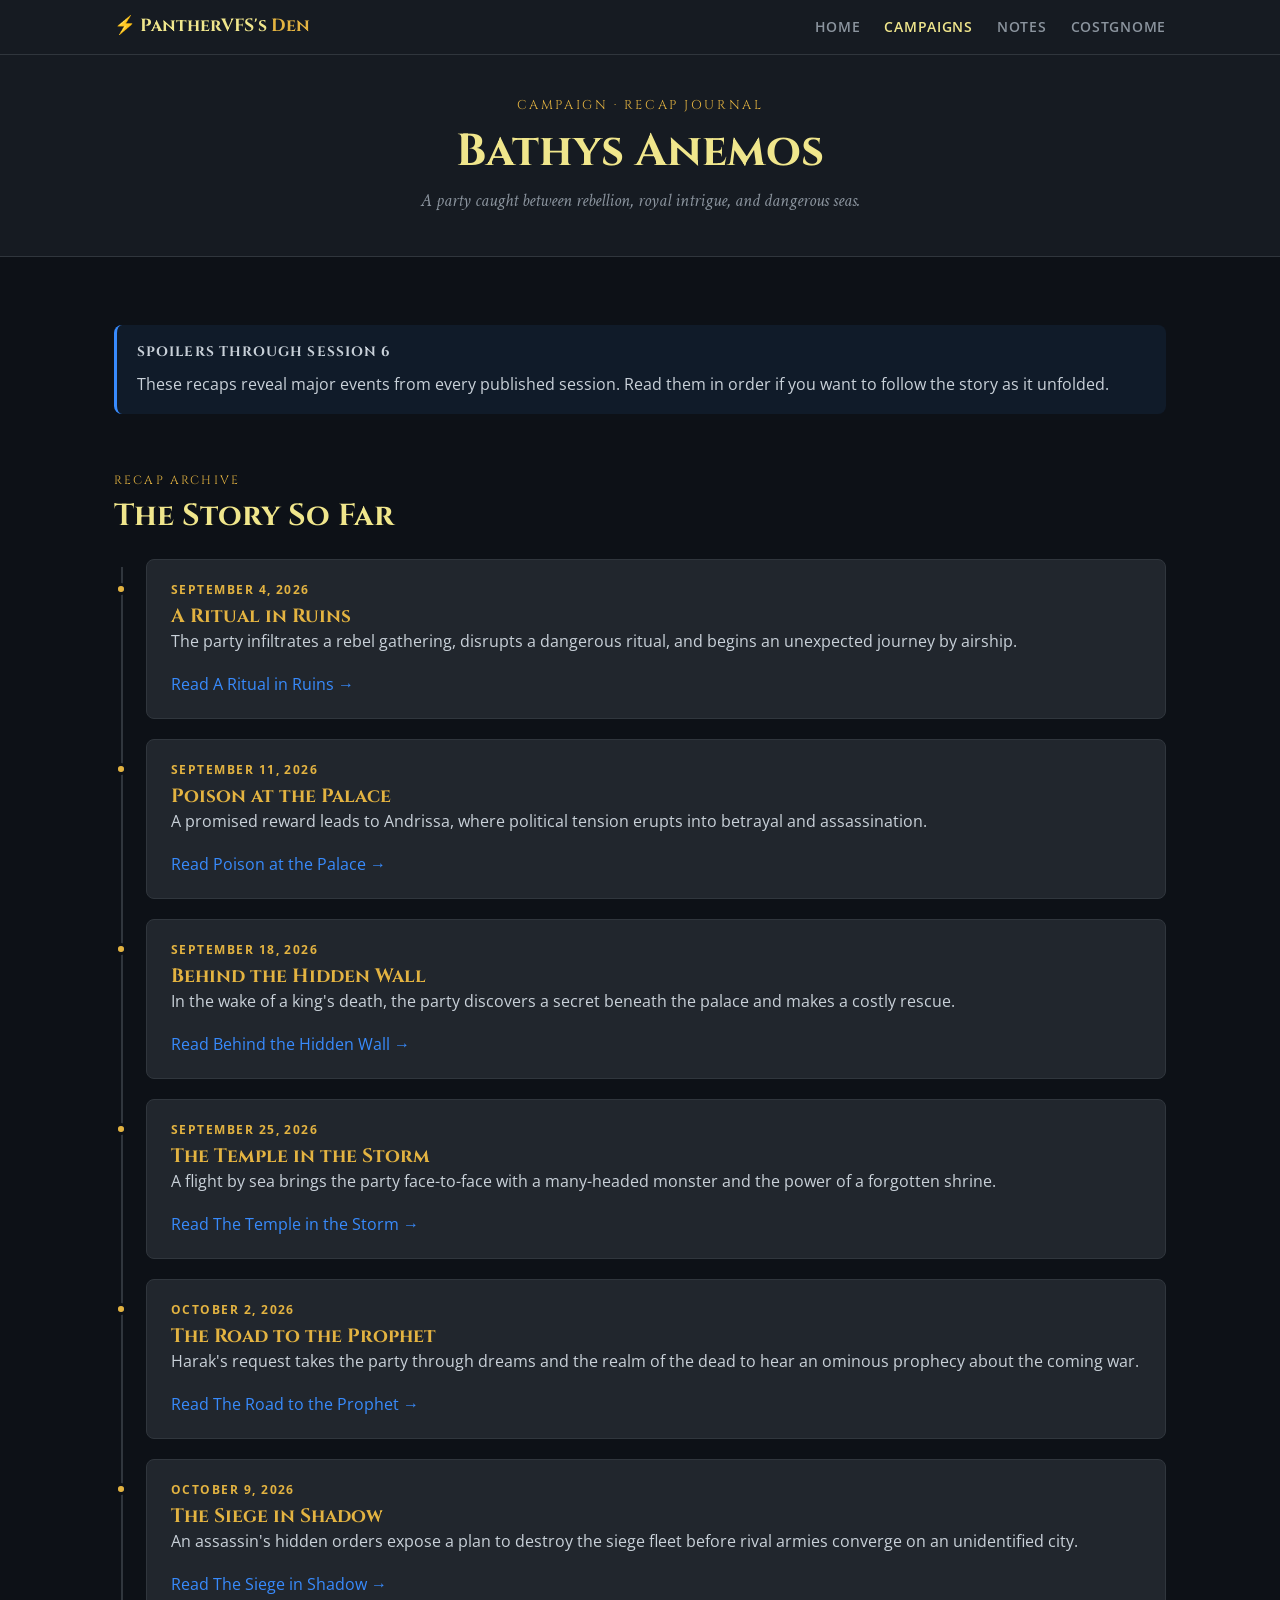
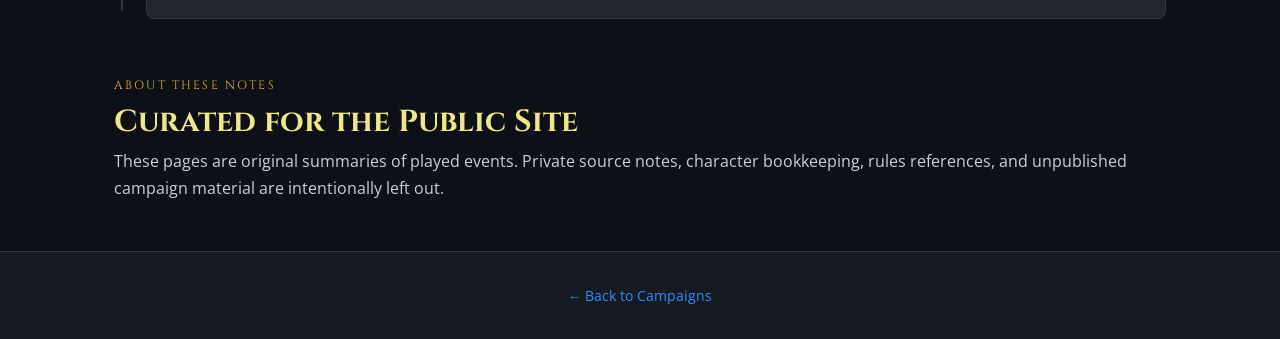
<file: bathys-anemos.html>
<!doctype html>
<html lang="en">
  <head>
    <meta charset="utf-8">
    <meta name="viewport" content="width=device-width, initial-scale=1">
    <meta http-equiv="Cache-Control" content="no-cache, no-store, must-revalidate">
    <meta http-equiv="Pragma" content="no-cache">
    <meta http-equiv="Expires" content="0">
    <meta name="description" content="Public recaps from the Bathys Anemos campaign.">
    <title>Bathys Anemos · PantherVFS's Den</title>
    <link rel="icon" href="assets/images/favicon.svg" type="image/svg+xml">
    <link rel="stylesheet" href="assets/css/style.css?v=20261009-session-art1">
    <script src="assets/js/fresh-navigation.js?v=20260924-cache1" defer></script>
  </head>
  <body>
    <a class="skip-link" href="#main-content">Skip to content</a>
    <nav class="site-nav" aria-label="Primary navigation">
      <div class="nav-inner">
        <a class="nav-brand" href="index.html">⚡ PantherVFS's <span>Den</span></a>
        <ul class="nav-links">
          <li><a href="index.html">Home</a></li>
          <li><a href="campaigns.html" aria-current="page">Campaigns</a></li>
          <li><a href="notes.html">Notes</a></li>
          <li><a href="costgnome.html">CostGnome</a></li>
        </ul>
      </div>
    </nav>

    <header class="page-header">
      <p class="hero-eyebrow">Campaign · Recap Journal</p>
      <h1>Bathys Anemos</h1>
      <p class="hero-sub">A party caught between rebellion, royal intrigue, and dangerous seas.</p>
    </header>

    <main class="container" id="main-content">
      <section class="section">
        <div class="callout">
          <p class="callout-title">Spoilers through Session 6</p>
          <p>These recaps reveal major events from every published session. Read them in order if you want to follow the story as it unfolded.</p>
        </div>
      </section>

      <section class="section">
        <p class="section-label">Recap Archive</p>
        <h2>The Story So Far</h2>
        <ol class="timeline">
          <li class="timeline-item">
            <p class="timeline-date">September 4, 2026</p>
            <h3>A Ritual in Ruins</h3>
            <p>The party infiltrates a rebel gathering, disrupts a dangerous ritual, and begins an unexpected journey by airship.</p>
            <p><a href="bathys-anemos-session-01.html">Read A Ritual in Ruins →</a></p>
          </li>
          <li class="timeline-item">
            <p class="timeline-date">September 11, 2026</p>
            <h3>Poison at the Palace</h3>
            <p>A promised reward leads to Andrissa, where political tension erupts into betrayal and assassination.</p>
            <p><a href="bathys-anemos-session-02.html">Read Poison at the Palace →</a></p>
          </li>
          <li class="timeline-item">
            <p class="timeline-date">September 18, 2026</p>
            <h3>Behind the Hidden Wall</h3>
            <p>In the wake of a king's death, the party discovers a secret beneath the palace and makes a costly rescue.</p>
            <p><a href="bathys-anemos-session-03.html">Read Behind the Hidden Wall →</a></p>
          </li>
          <li class="timeline-item">
            <p class="timeline-date">September 25, 2026</p>
            <h3>The Temple in the Storm</h3>
            <p>A flight by sea brings the party face-to-face with a many-headed monster and the power of a forgotten shrine.</p>
            <p><a href="bathys-anemos-session-04.html">Read The Temple in the Storm →</a></p>
          </li>
          <li class="timeline-item">
            <p class="timeline-date">October 2, 2026</p>
            <h3>The Road to the Prophet</h3>
            <p>Harak's request takes the party through dreams and the realm of the dead to hear an ominous prophecy about the coming war.</p>
            <p><a href="bathys-anemos-session-05.html">Read The Road to the Prophet →</a></p>
          </li>
          <li class="timeline-item">
            <p class="timeline-date">October 9, 2026</p>
            <h3>The Siege in Shadow</h3>
            <p>An assassin's hidden orders expose a plan to destroy the siege fleet before rival armies converge on an unidentified city.</p>
            <p><a href="bathys-anemos-session-06.html">Read The Siege in Shadow →</a></p>
          </li>
        </ol>
      </section>

      <section class="section">
        <p class="section-label">About These Notes</p>
        <h2>Curated for the Public Site</h2>
        <p>These pages are original summaries of played events. Private source notes, character bookkeeping, rules references, and unpublished campaign material are intentionally left out.</p>
      </section>
    </main>

    <footer class="site-footer">
      <p><a href="campaigns.html">← Back to Campaigns</a></p>
    </footer>
  </body>
</html>
</file>
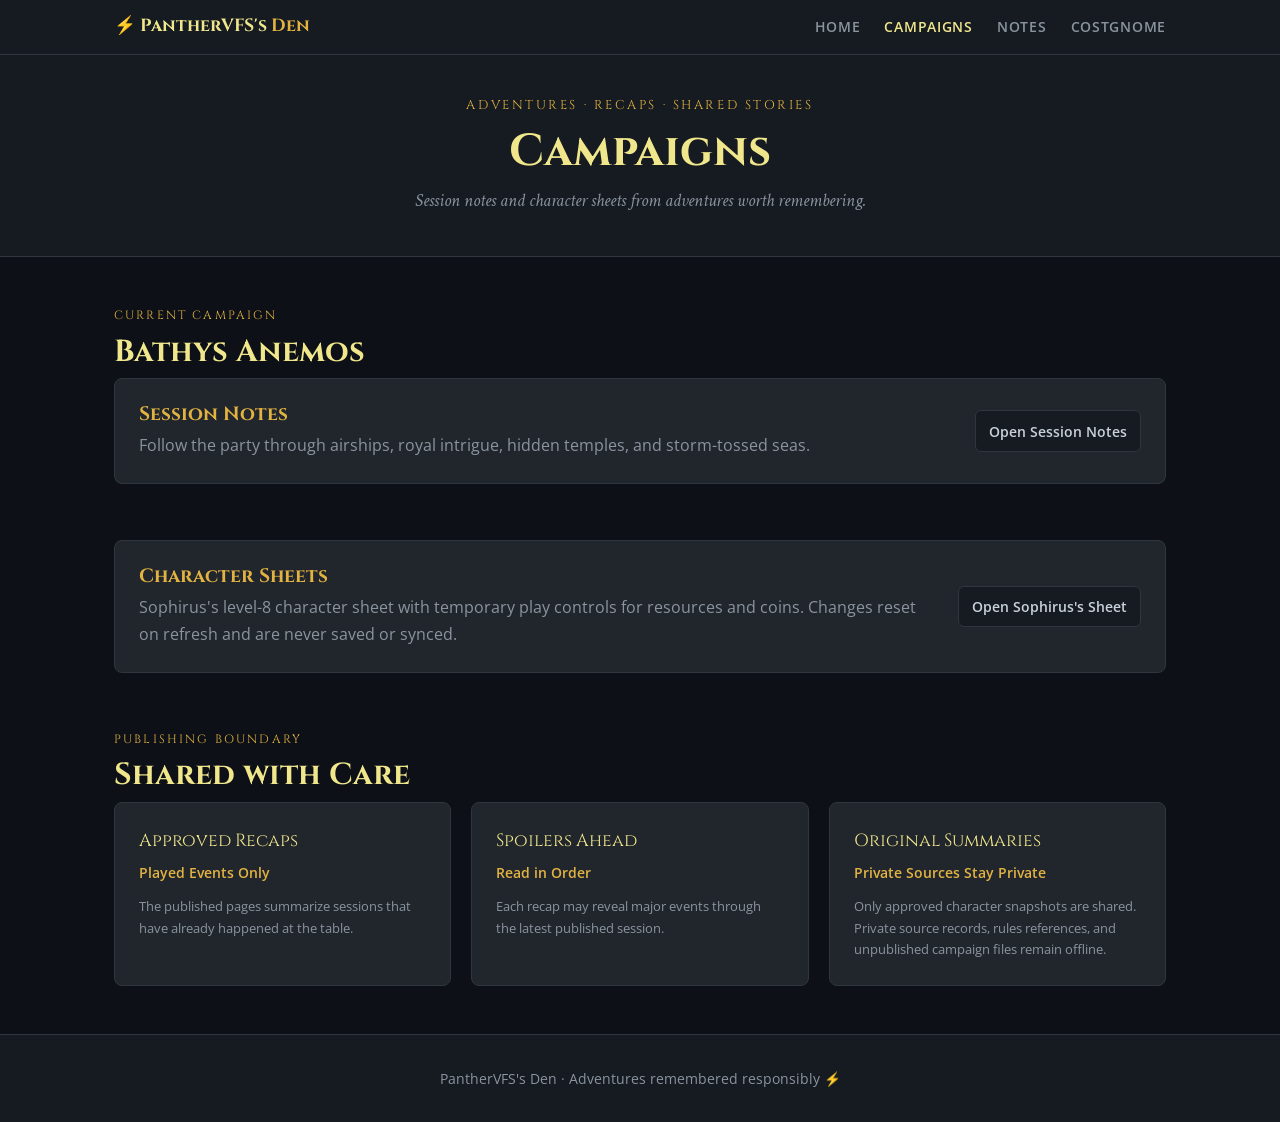
<file: campaigns.html>
<!doctype html>
<html lang="en">
  <head>
    <meta charset="utf-8">
    <meta name="viewport" content="width=device-width, initial-scale=1">
    <meta http-equiv="Cache-Control" content="no-cache, no-store, must-revalidate">
    <meta http-equiv="Pragma" content="no-cache">
    <meta http-equiv="Expires" content="0">
    <meta name="description" content="Campaigns in PantherVFS's Den.">
    <title>Campaigns · PantherVFS's Den</title>
    <link rel="icon" href="assets/images/favicon.svg" type="image/svg+xml">
    <link rel="stylesheet" href="assets/css/style.css?v=20261009-session-art1">
    <script src="assets/js/fresh-navigation.js?v=20260924-cache1" defer></script>
  </head>
  <body>
    <a class="skip-link" href="#main-content">Skip to content</a>
    <nav class="site-nav" aria-label="Primary navigation">
      <div class="nav-inner">
        <a class="nav-brand" href="index.html">⚡ PantherVFS's <span>Den</span></a>
        <ul class="nav-links">
          <li><a href="index.html">Home</a></li>
          <li><a href="campaigns.html" aria-current="page">Campaigns</a></li>
          <li><a href="notes.html">Notes</a></li>
          <li><a href="costgnome.html">CostGnome</a></li>
        </ul>
      </div>
    </nav>

    <header class="page-header">
      <p class="hero-eyebrow">Adventures · Recaps · Shared Stories</p>
      <h1>Campaigns</h1>
      <p class="hero-sub">Session notes and character sheets from adventures worth remembering.</p>
    </header>

    <main class="container" id="main-content">
      <section class="section">
        <p class="section-label">Current Campaign</p>
        <h2>Bathys Anemos</h2>
        <div class="link-panel">
          <div>
            <h3>Session Notes</h3>
            <p>Follow the party through airships, royal intrigue, hidden temples, and storm-tossed seas.</p>
          </div>
          <a class="button" href="bathys-anemos.html">Open Session Notes</a>
        </div>
      </section>

      <section class="section" aria-labelledby="character-sheets">
        <div class="link-panel">
          <div>
            <h3 id="character-sheets">Character Sheets</h3>
            <p>Sophirus's level-8 character sheet with temporary play controls for resources and coins. Changes reset on refresh and are never saved or synced.</p>
          </div>
          <a class="button" href="sophirus.html">Open Sophirus's Sheet</a>
        </div>
      </section>

      <section class="section">
        <p class="section-label">Publishing Boundary</p>
        <h2>Shared with Care</h2>
        <div class="grid-3">
          <article class="card">
            <div class="card-title">Approved Recaps</div>
            <div class="card-sub">Played Events Only</div>
            <p class="card-meta">The published pages summarize sessions that have already happened at the table.</p>
          </article>
          <article class="card">
            <div class="card-title">Spoilers Ahead</div>
            <div class="card-sub">Read in Order</div>
            <p class="card-meta">Each recap may reveal major events through the latest published session.</p>
          </article>
          <article class="card">
            <div class="card-title">Original Summaries</div>
            <div class="card-sub">Private Sources Stay Private</div>
            <p class="card-meta">Only approved character snapshots are shared. Private source records, rules references, and unpublished campaign files remain offline.</p>
          </article>
        </div>
      </section>
    </main>

    <footer class="site-footer">
      <p>PantherVFS's Den · Adventures remembered responsibly ⚡</p>
    </footer>
  </body>
</html>
</file>
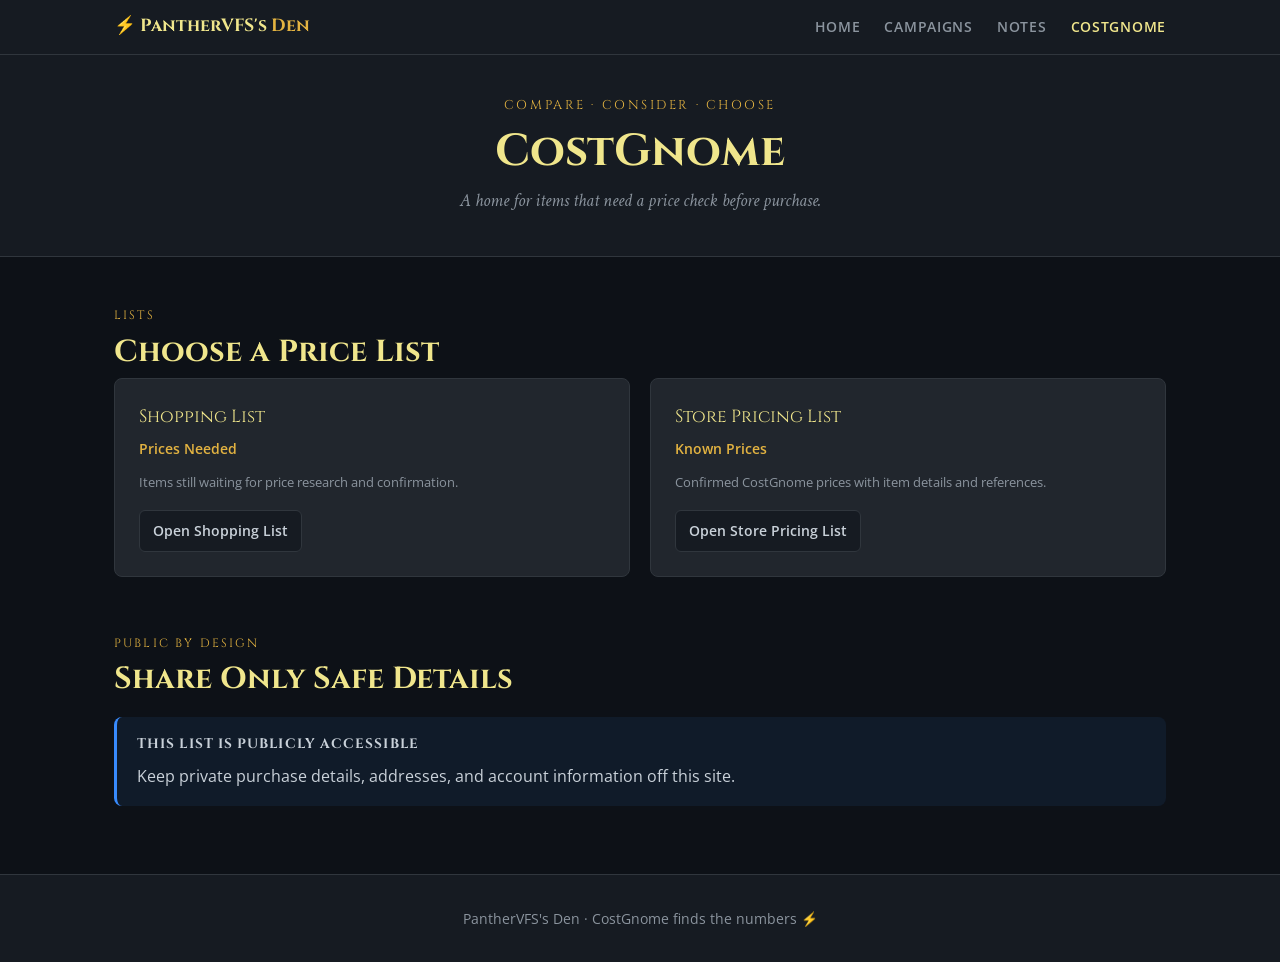
<file: costgnome.html>
<!doctype html>
<html lang="en">
  <head>
    <meta charset="utf-8">
    <meta name="viewport" content="width=device-width, initial-scale=1">
    <meta http-equiv="Cache-Control" content="no-cache, no-store, must-revalidate">
    <meta http-equiv="Pragma" content="no-cache">
    <meta http-equiv="Expires" content="0">
    <meta name="description" content="CostGnome tracks items PantherVFS is researching prices for.">
    <title>CostGnome · PantherVFS's Den</title>
    <link rel="icon" href="assets/images/favicon.svg" type="image/svg+xml">
    <link rel="stylesheet" href="assets/css/style.css?v=20261009-session-art1">
    <script src="assets/js/fresh-navigation.js?v=20260924-cache1" defer></script>
  </head>
  <body>
    <a class="skip-link" href="#main-content">Skip to content</a>
    <nav class="site-nav" aria-label="Primary navigation">
      <div class="nav-inner">
        <a class="nav-brand" href="index.html">⚡ PantherVFS's <span>Den</span></a>
        <ul class="nav-links">
          <li><a href="index.html">Home</a></li>
          <li><a href="campaigns.html">Campaigns</a></li>
          <li><a href="notes.html">Notes</a></li>
          <li><a href="costgnome.html" aria-current="page">CostGnome</a></li>
        </ul>
      </div>
    </nav>

    <header class="page-header">
      <p class="hero-eyebrow">Compare · Consider · Choose</p>
      <h1>CostGnome</h1>
      <p class="hero-sub">A home for items that need a price check before purchase.</p>
    </header>

    <main class="container" id="main-content">
      <section class="section">
        <p class="section-label">Lists</p>
        <h2>Choose a Price List</h2>
        <div class="grid-2">
          <article class="card">
            <div class="card-title">Shopping List</div>
            <div class="card-sub">Prices Needed</div>
            <p class="card-meta">Items still waiting for price research and confirmation.</p>
            <p><a class="button" href="shopping-list.html">Open Shopping List</a></p>
          </article>
          <article class="card">
            <div class="card-title">Store Pricing List</div>
            <div class="card-sub">Known Prices</div>
            <p class="card-meta">Confirmed CostGnome prices with item details and references.</p>
            <p><a class="button" href="store-pricing-list.html">Open Store Pricing List</a></p>
          </article>
        </div>
      </section>

      <section class="section">
        <p class="section-label">Public by Design</p>
        <h2>Share Only Safe Details</h2>
        <div class="callout">
          <p class="callout-title">This list is publicly accessible</p>
          <p>Keep private purchase details, addresses, and account information off this site.</p>
        </div>
      </section>
    </main>

    <footer class="site-footer">
      <p>PantherVFS's Den · CostGnome finds the numbers ⚡</p>
    </footer>
  </body>
</html>
</file>
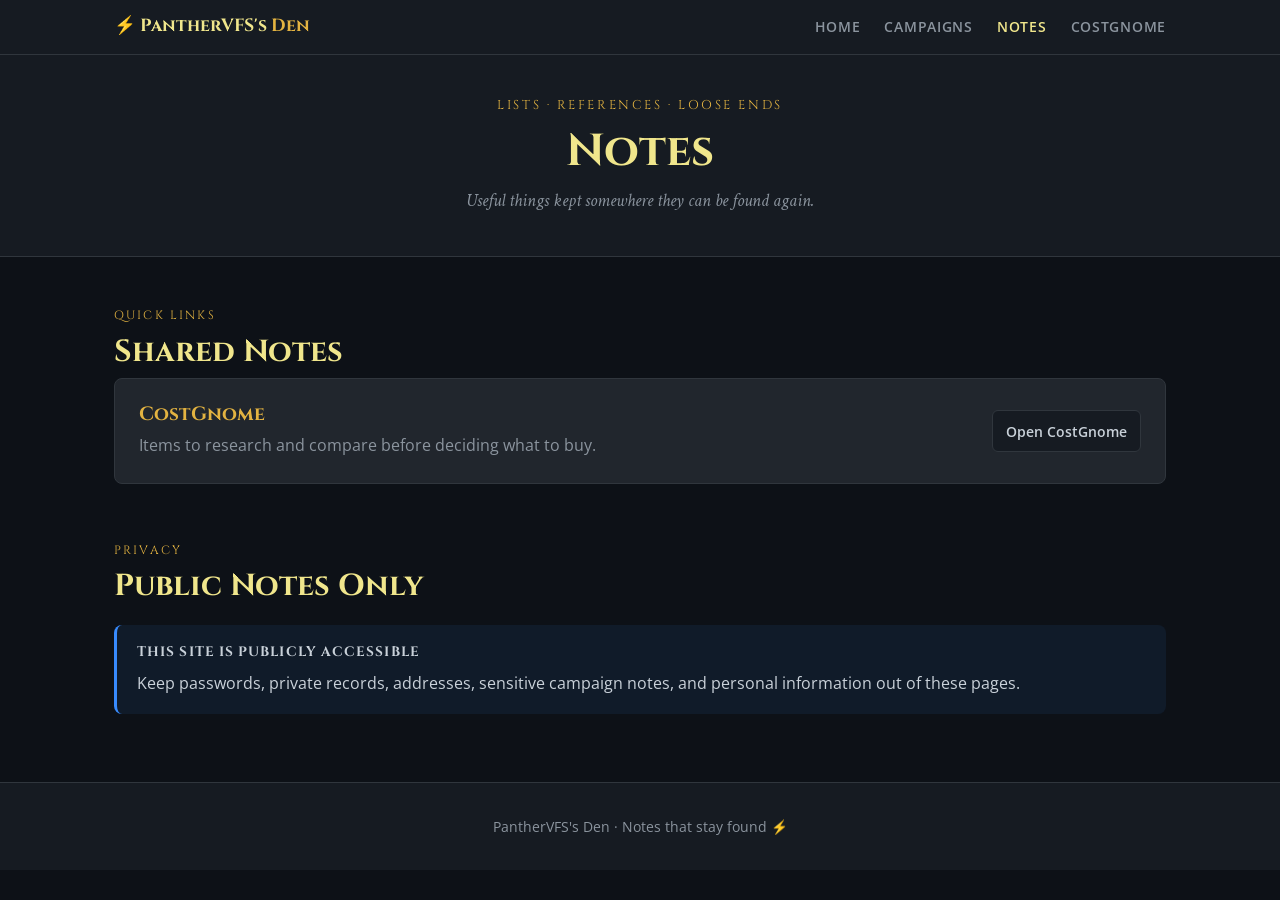
<file: notes.html>
<!doctype html>
<html lang="en">
  <head>
    <meta charset="utf-8">
    <meta name="viewport" content="width=device-width, initial-scale=1">
    <meta http-equiv="Cache-Control" content="no-cache, no-store, must-revalidate">
    <meta http-equiv="Pragma" content="no-cache">
    <meta http-equiv="Expires" content="0">
    <meta name="description" content="Shared notes and useful links from PantherVFS's Den.">
    <title>Notes · PantherVFS's Den</title>
    <link rel="icon" href="assets/images/favicon.svg" type="image/svg+xml">
    <link rel="stylesheet" href="assets/css/style.css?v=20261009-session-art1">
    <script src="assets/js/fresh-navigation.js?v=20260924-cache1" defer></script>
  </head>
  <body>
    <a class="skip-link" href="#main-content">Skip to content</a>
    <nav class="site-nav" aria-label="Primary navigation">
      <div class="nav-inner">
        <a class="nav-brand" href="index.html">⚡ PantherVFS's <span>Den</span></a>
        <ul class="nav-links">
          <li><a href="index.html">Home</a></li>
          <li><a href="campaigns.html">Campaigns</a></li>
          <li><a href="notes.html" aria-current="page">Notes</a></li>
          <li><a href="costgnome.html">CostGnome</a></li>
        </ul>
      </div>
    </nav>

    <header class="page-header">
      <p class="hero-eyebrow">Lists · References · Loose Ends</p>
      <h1>Notes</h1>
      <p class="hero-sub">Useful things kept somewhere they can be found again.</p>
    </header>

    <main class="container" id="main-content">
      <section class="section">
        <p class="section-label">Quick Links</p>
        <h2>Shared Notes</h2>
        <div class="link-panel">
          <div>
            <h3>CostGnome</h3>
            <p>Items to research and compare before deciding what to buy.</p>
          </div>
          <a class="button" href="costgnome.html">Open CostGnome</a>
        </div>
      </section>

      <section class="section">
        <p class="section-label">Privacy</p>
        <h2>Public Notes Only</h2>
        <div class="callout">
          <p class="callout-title">This site is publicly accessible</p>
          <p>
            Keep passwords, private records, addresses, sensitive campaign notes,
            and personal information out of these pages.
          </p>
        </div>
      </section>
    </main>

    <footer class="site-footer">
      <p>PantherVFS's Den · Notes that stay found ⚡</p>
    </footer>
  </body>
</html>
</file>
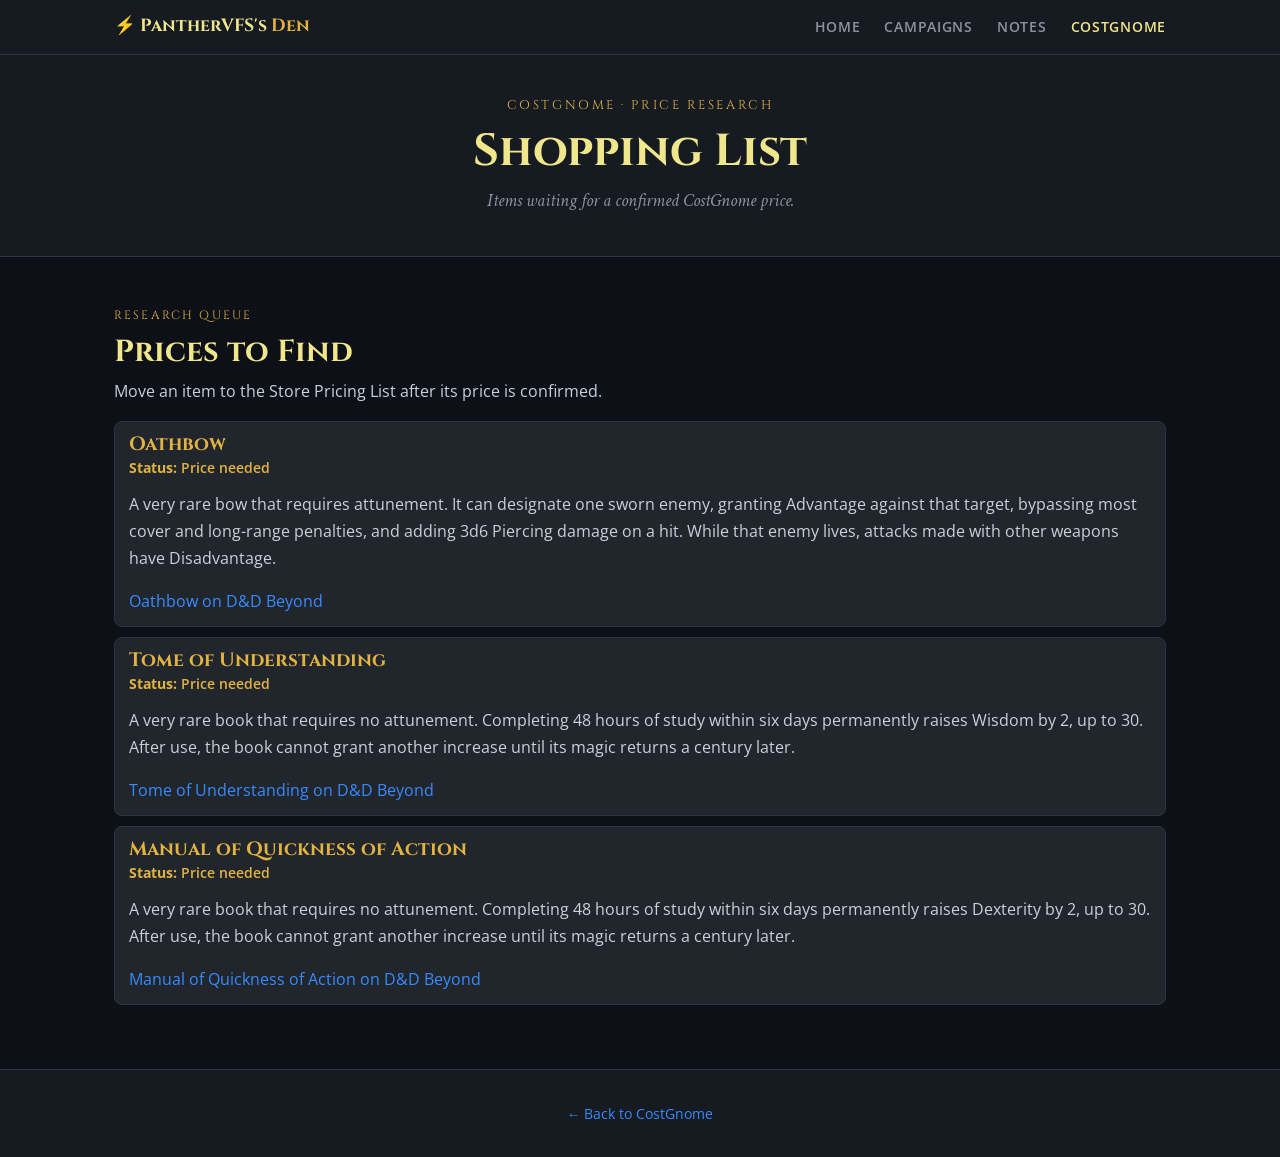
<file: shopping-list.html>
<!doctype html>
<html lang="en">
  <head>
    <meta charset="utf-8">
    <meta name="viewport" content="width=device-width, initial-scale=1">
    <meta http-equiv="Cache-Control" content="no-cache, no-store, must-revalidate">
    <meta http-equiv="Pragma" content="no-cache">
    <meta http-equiv="Expires" content="0">
    <meta name="description" content="CostGnome items still waiting for confirmed prices.">
    <title>Shopping List · CostGnome · PantherVFS's Den</title>
    <link rel="icon" href="assets/images/favicon.svg" type="image/svg+xml">
    <link rel="stylesheet" href="assets/css/style.css?v=20261009-session-art1">
    <script src="assets/js/fresh-navigation.js?v=20260924-cache1" defer></script>
  </head>
  <body>
    <a class="skip-link" href="#main-content">Skip to content</a>
    <nav class="site-nav" aria-label="Primary navigation">
      <div class="nav-inner">
        <a class="nav-brand" href="index.html">⚡ PantherVFS's <span>Den</span></a>
        <ul class="nav-links">
          <li><a href="index.html">Home</a></li>
          <li><a href="campaigns.html">Campaigns</a></li>
          <li><a href="notes.html">Notes</a></li>
          <li><a href="costgnome.html" aria-current="page">CostGnome</a></li>
        </ul>
      </div>
    </nav>

    <header class="page-header">
      <p class="hero-eyebrow">CostGnome · Price Research</p>
      <h1>Shopping List</h1>
      <p class="hero-sub">Items waiting for a confirmed CostGnome price.</p>
    </header>

    <main class="container" id="main-content">
      <section class="section">
        <p class="section-label">Research Queue</p>
        <h2>Prices to Find</h2>
        <p>Move an item to the Store Pricing List after its price is confirmed.</p>
        <ul class="shopping-list">
          <li>
            <div>
              <h3>Oathbow</h3>
              <p class="card-sub"><strong>Status:</strong> Price needed</p>
              <p>
                A very rare bow that requires attunement. It can designate one
                sworn enemy, granting Advantage against that target, bypassing
                most cover and long-range penalties, and adding 3d6 Piercing
                damage on a hit. While that enemy lives, attacks made with other
                weapons have Disadvantage.
              </p>
              <a href="https://www.dndbeyond.com/magic-items/9228907-oathbow">Oathbow on D&amp;D Beyond</a>
            </div>
          </li>
          <li>
            <div>
              <h3>Tome of Understanding</h3>
              <p class="card-sub"><strong>Status:</strong> Price needed</p>
              <p>
                A very rare book that requires no attunement. Completing 48 hours
                of study within six days permanently raises Wisdom by 2, up to
                30. After use, the book cannot grant another increase until its
                magic returns a century later.
              </p>
              <a href="https://www.dndbeyond.com/magic-items/4783-tome-of-understanding">Tome of Understanding on D&amp;D Beyond</a>
            </div>
          </li>
          <li>
            <div>
              <h3>Manual of Quickness of Action</h3>
              <p class="card-sub"><strong>Status:</strong> Price needed</p>
              <p>
                A very rare book that requires no attunement. Completing 48 hours
                of study within six days permanently raises Dexterity by 2, up to
                30. After use, the book cannot grant another increase until its
                magic returns a century later.
              </p>
              <a href="https://www.dndbeyond.com/magic-items/4677-manual-of-quickness-of-action">Manual of Quickness of Action on D&amp;D Beyond</a>
            </div>
          </li>
        </ul>
      </section>
    </main>

    <footer class="site-footer">
      <p><a href="costgnome.html">← Back to CostGnome</a></p>
    </footer>
  </body>
</html>
</file>
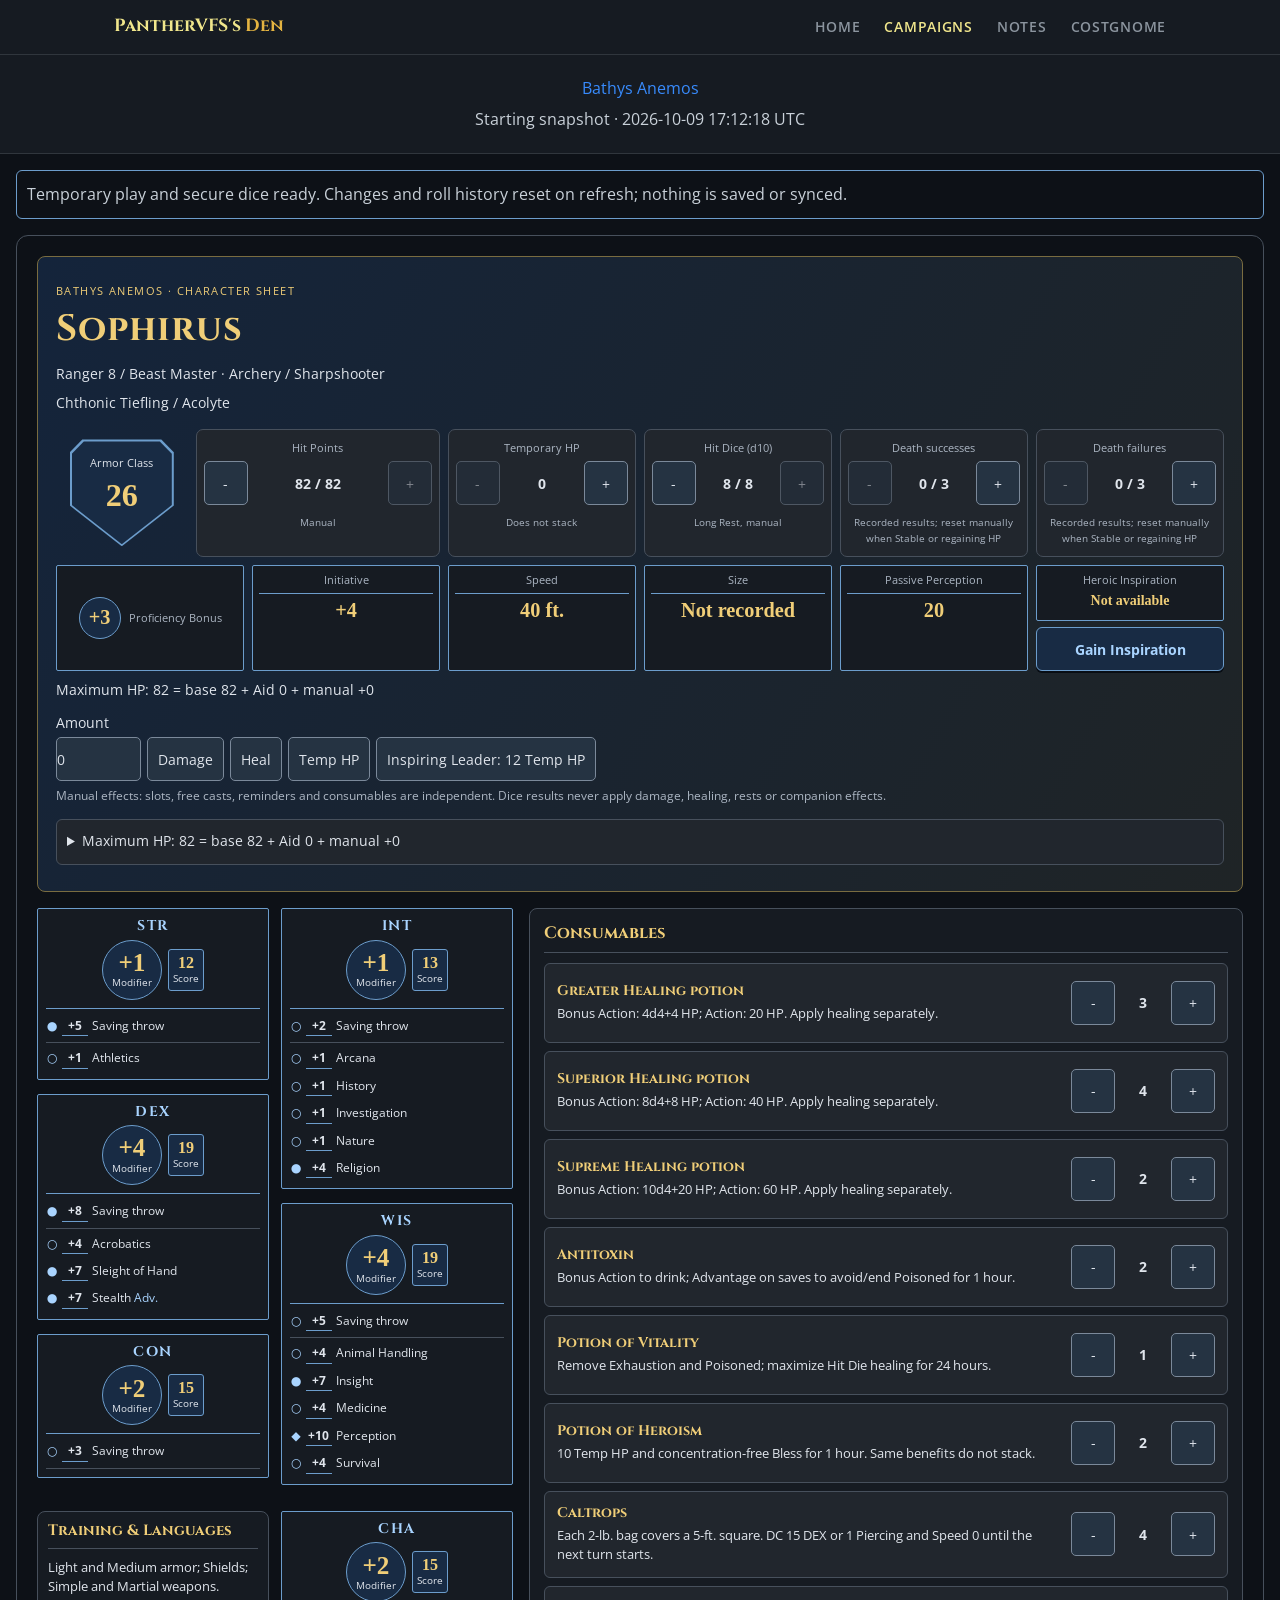
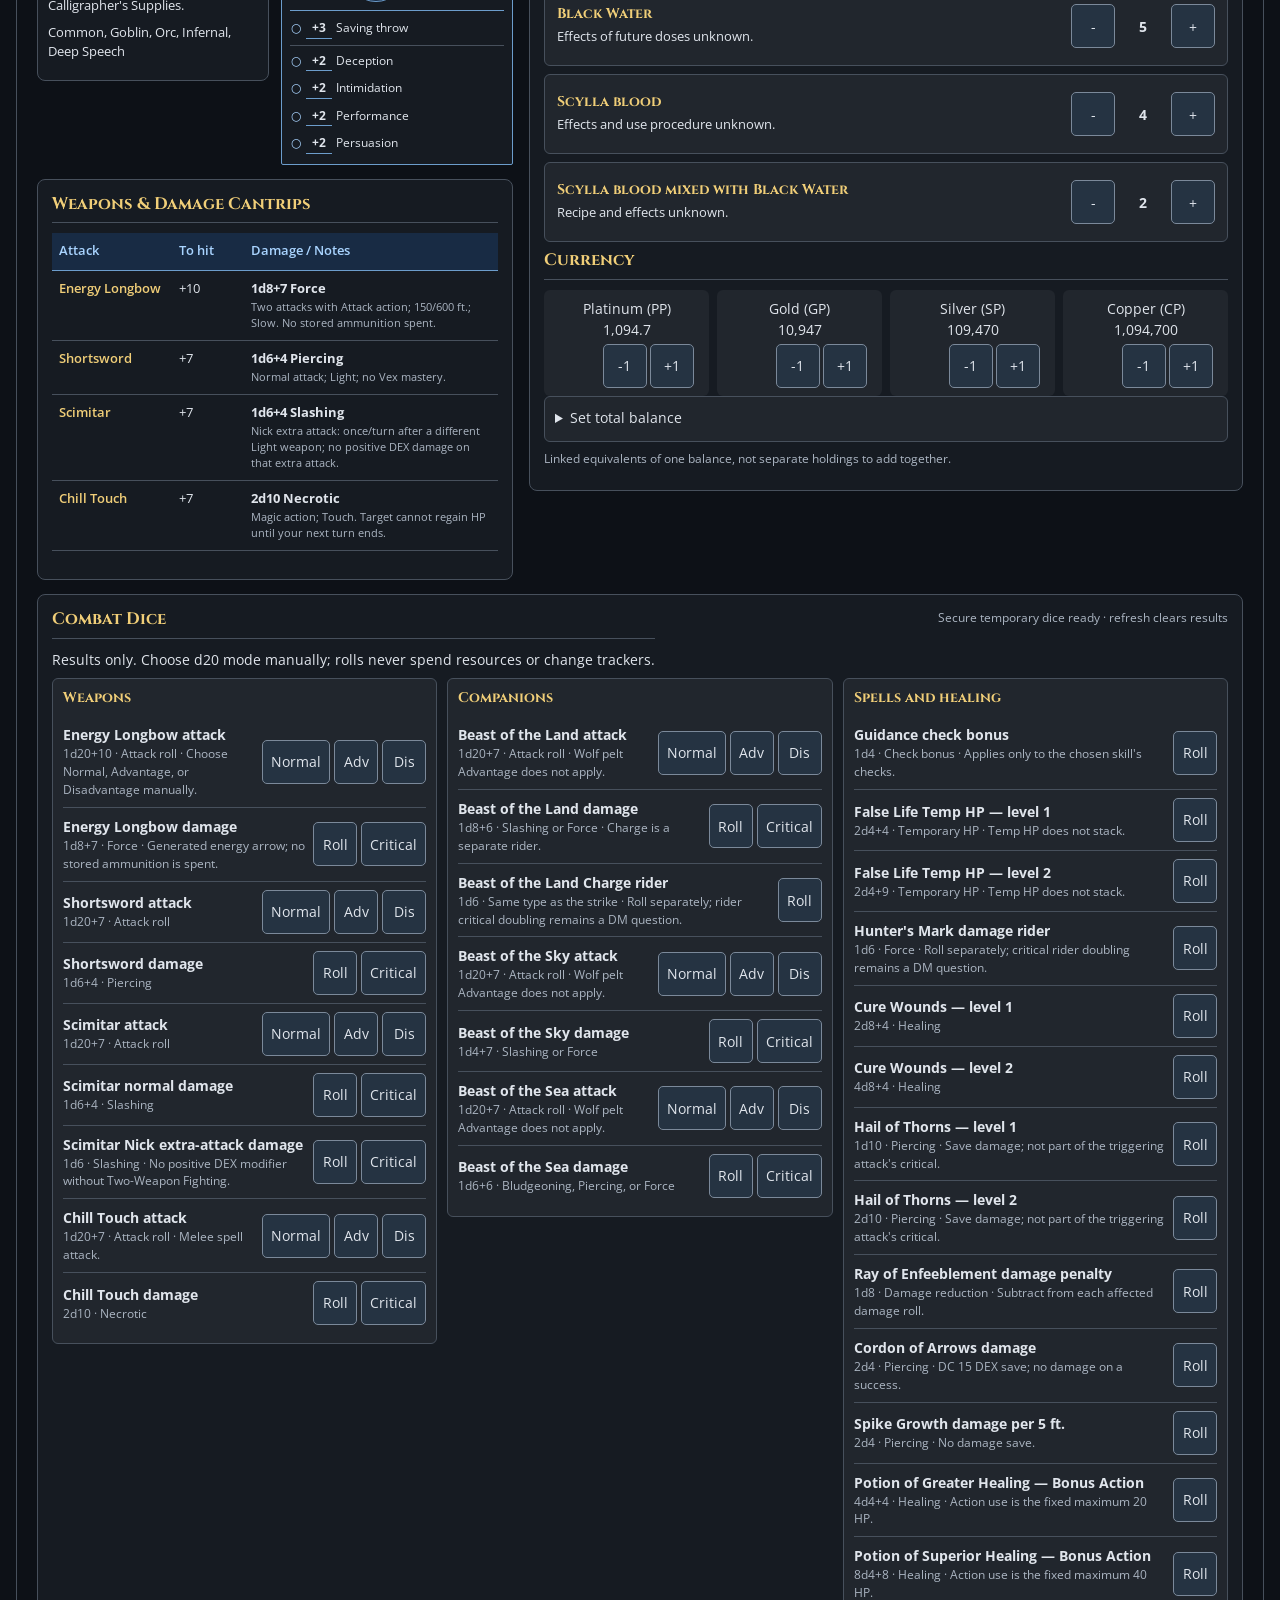
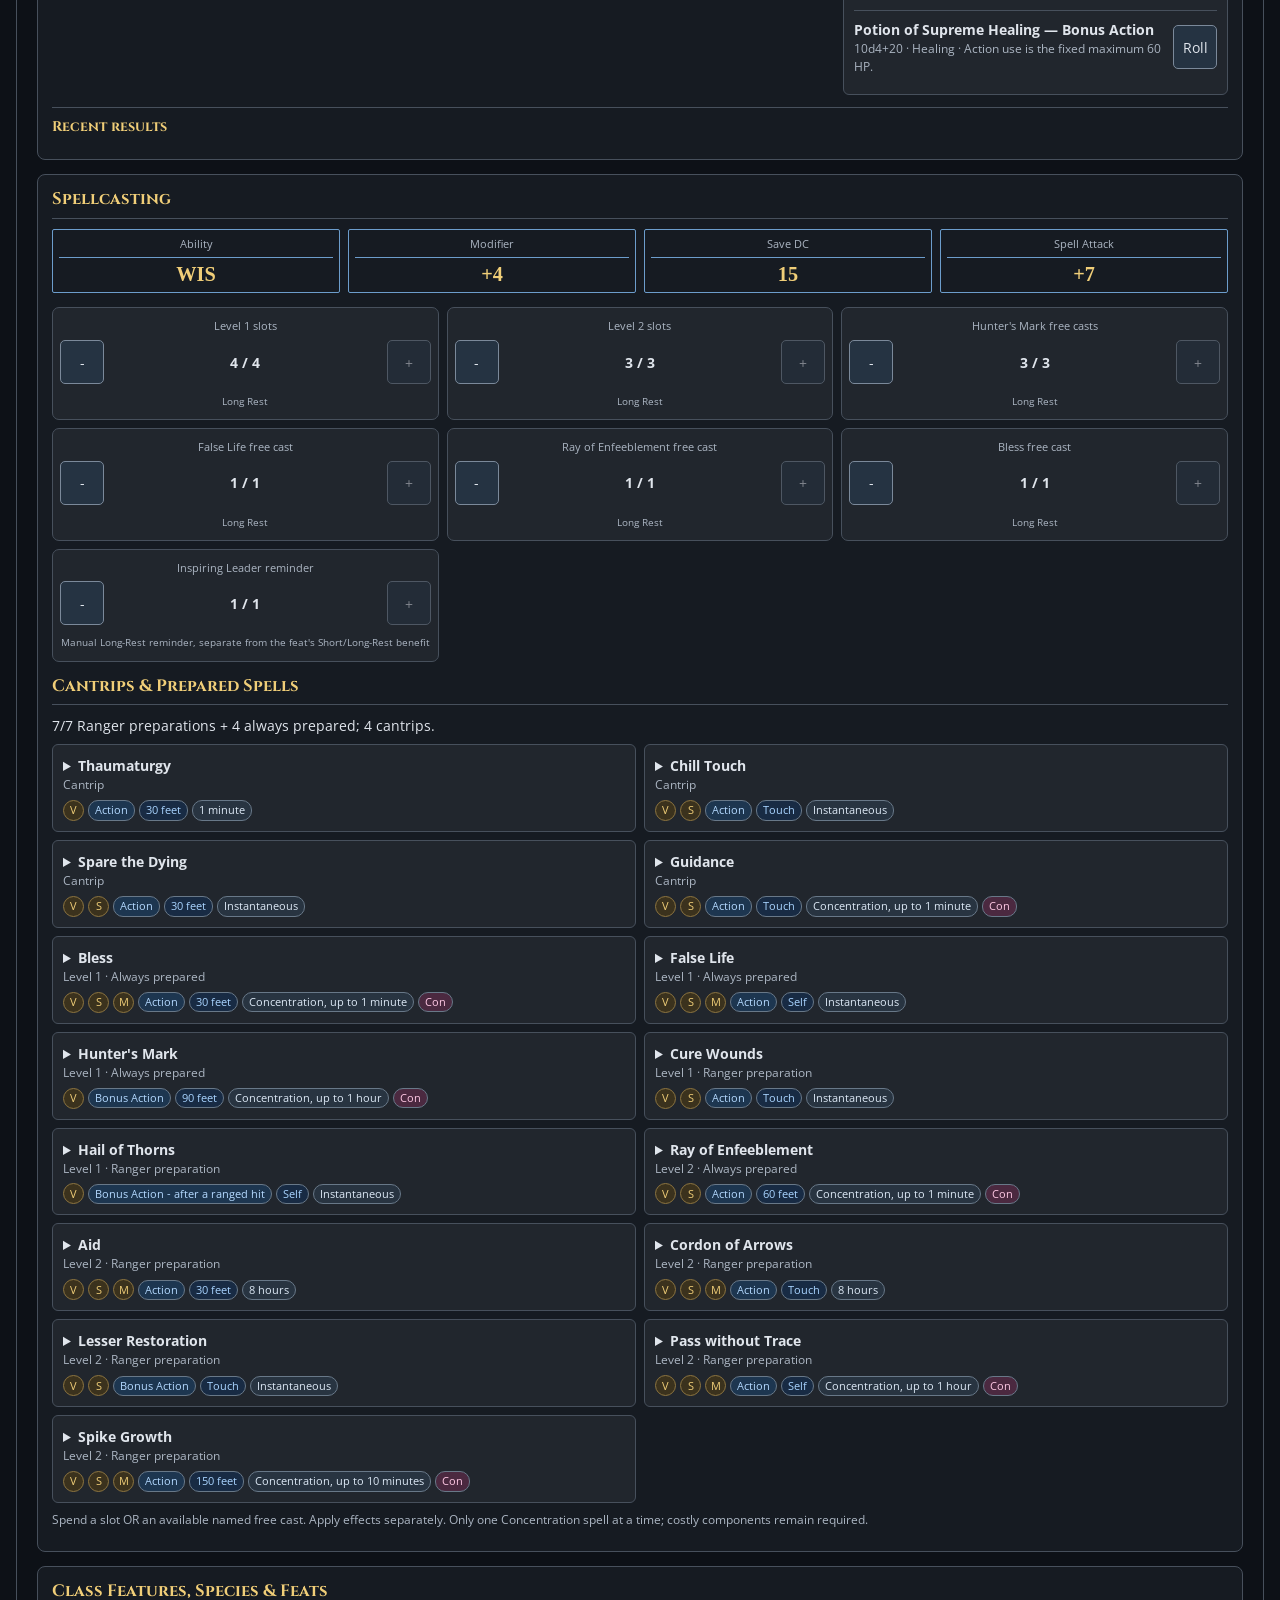
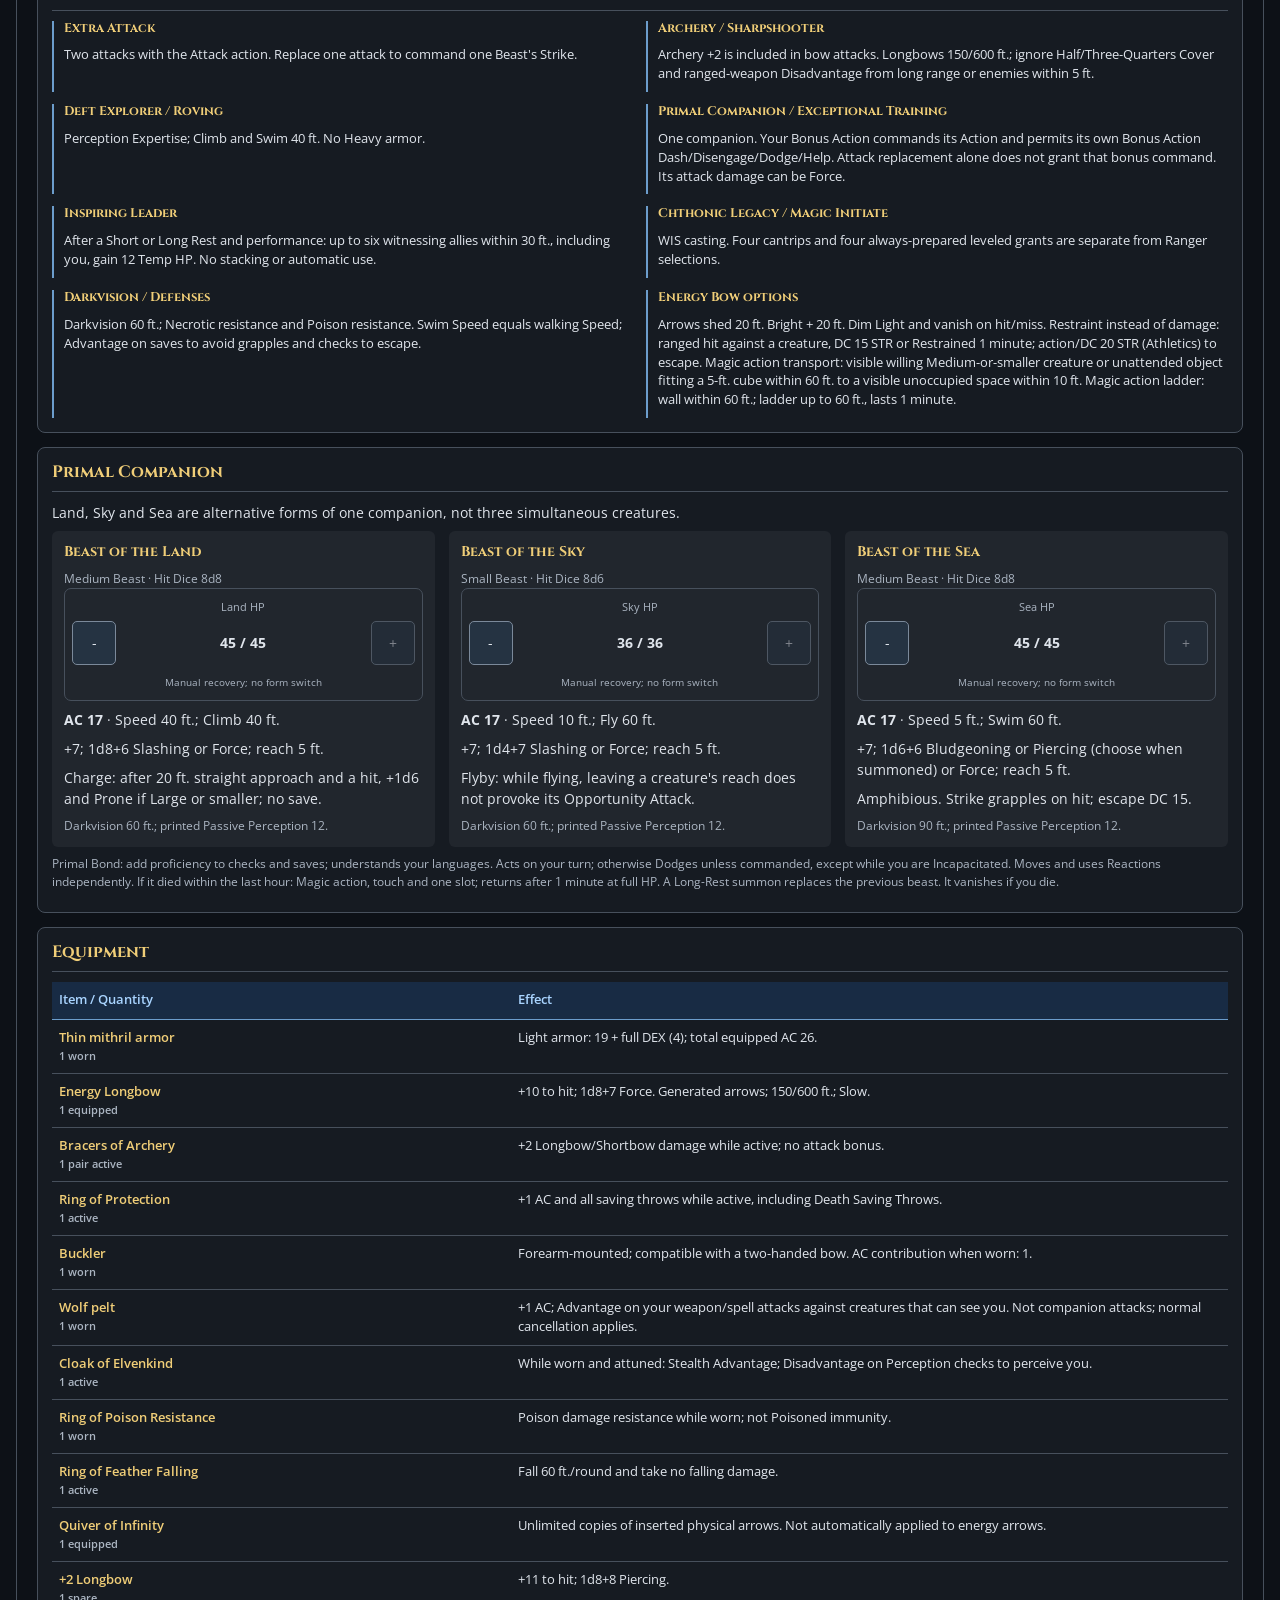
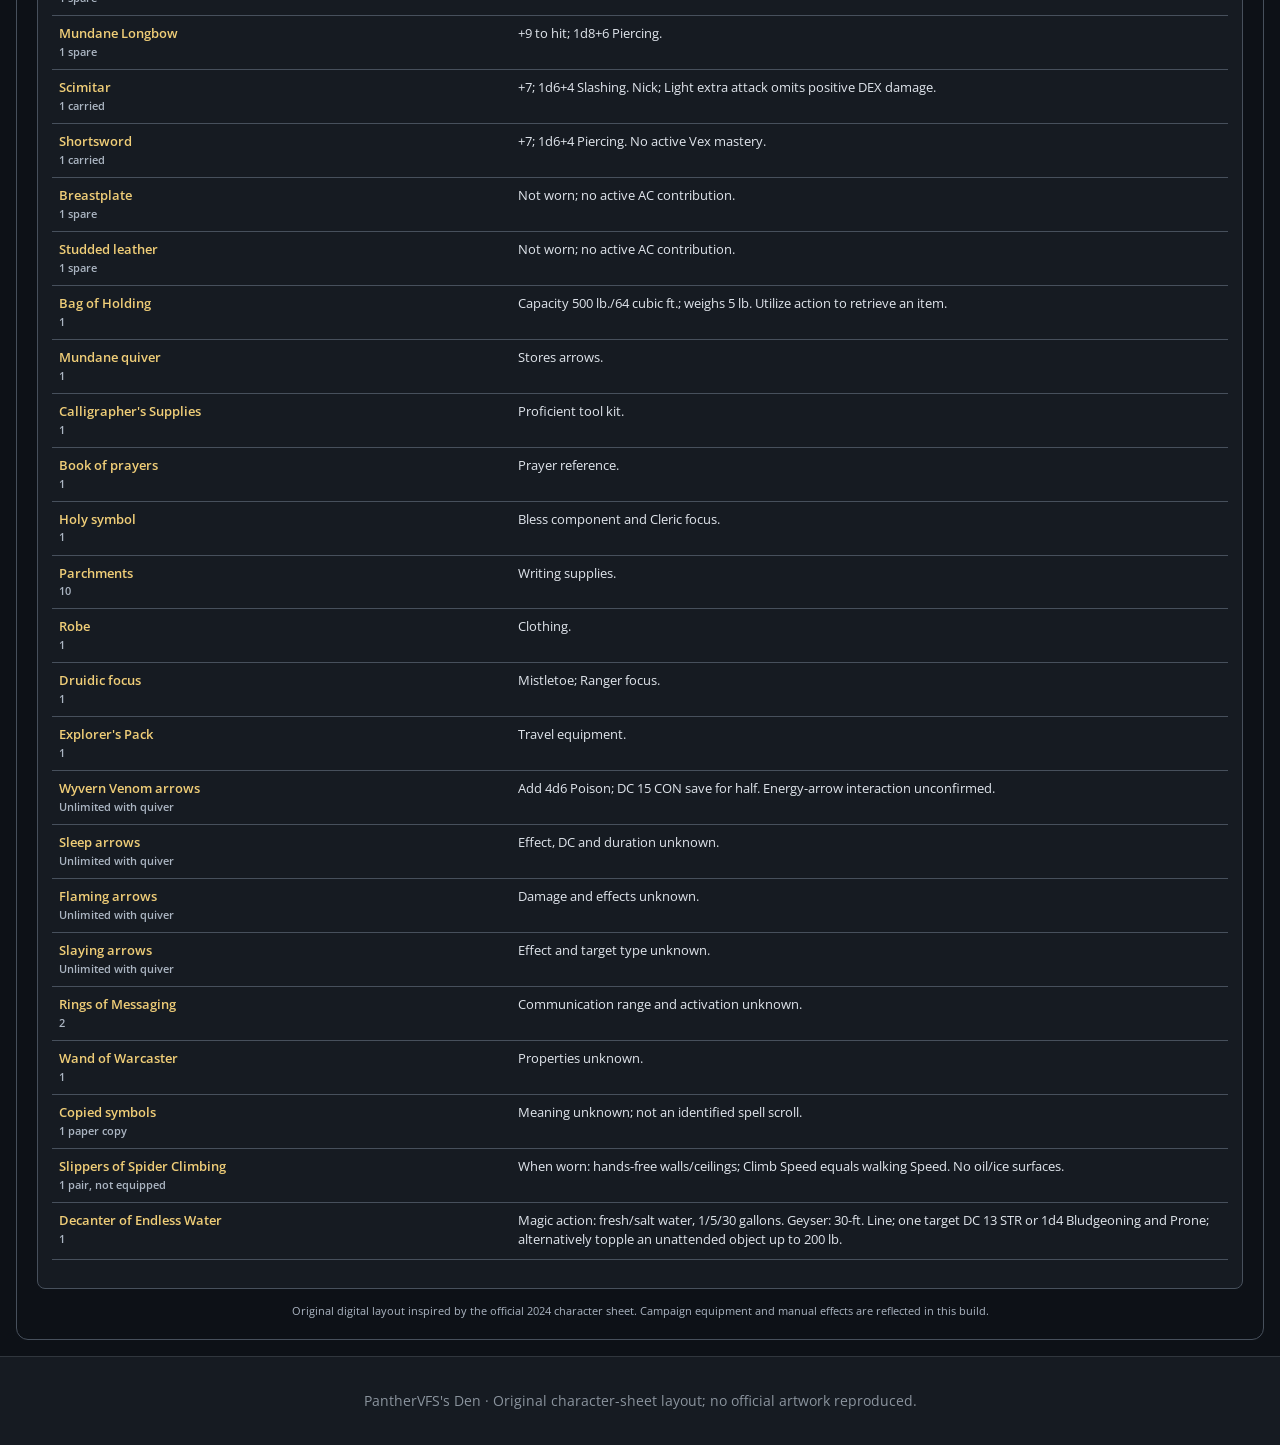
<file: sophirus.html>
<!doctype html>
<html lang="en">
<head>
  <meta charset="utf-8">
  <meta name="viewport" content="width=device-width, initial-scale=1">
  <meta name="generator" content="Bathys 2024 character snapshot v1">
  <meta name="description" content="Sophirus, level 8 Beast Master Ranger: temporary play controls and dice that reset on refresh.">
  <title>Sophirus · PantherVFS's Den</title>
  <link rel="icon" href="assets/images/favicon.svg" type="image/svg+xml">
  <link rel="stylesheet" href="assets/css/style.css?v=20261009-session-art1">
  <link rel="stylesheet" href="assets/css/character-sheet-2024.css?v=98b3343aff108cbd">
  <script src="assets/js/character-sheet-play.js?v=7fa2a223e9c46e42" defer></script>
</head>
<body>
  <a class="skip-link" href="#main-content">Skip to character sheet</a>
  <nav class="site-nav" aria-label="Primary navigation"><div class="nav-inner">
    <a class="nav-brand" href="index.html">PantherVFS's <span>Den</span></a>
    <ul class="nav-links">
      <li><a href="index.html">Home</a></li>
      <li><a href="campaigns.html" aria-current="page">Campaigns</a></li>
      <li><a href="notes.html">Notes</a></li>
      <li><a href="costgnome.html">CostGnome</a></li>
    </ul>
  </div></nav>
  <header class="page-header cs-snapshot-header"><p><a href="bathys-anemos.html">Bathys Anemos</a></p>
    <p>Starting snapshot · <time datetime="2026-10-09T17:12:18.419Z">2026-10-09 17:12:18 UTC</time></p>
  </header>
  <main id="main-content" style="max-width:1440px;margin:0 auto;padding:16px">
    <p class="cs-snapshot-date">Starting snapshot: 2026-10-09 17:12:18 UTC. Temporary play mode — changes and dice history reset on refresh. No saving, syncing, or changes to the source character.</p>
    <p id="cs-play-status" role="status" aria-live="polite">Published starting values. Temporary controls and dice require JavaScript; changes and results reset on refresh and are never saved or synced.</p>
    <noscript><p>JavaScript is disabled. This is a read-only snapshot.</p></noscript>
    <article class="cs2024" aria-label="Sophirus 2024 character sheet">
      <header class="cs-header"><div class="cs-identity"><p class="cs-eyebrow">Bathys Anemos · Character Sheet</p><h1>Sophirus</h1><p>Ranger 8 / Beast Master · Archery / Sharpshooter</p><p>Chthonic Tiefling / Acolyte</p></div>
        <div class="cs-top-band"><div class="cs-health"><div class="cs-stat cs-ac"><span>Armor Class</span><strong>26</strong></div><div class="cs-resource"><span>Hit Points</span><div data-cs-control="current_hp"><strong>82 / 82</strong></div><small>Manual</small></div><div class="cs-resource"><span>Temporary HP</span><div data-cs-control="temp_hp"><strong>0</strong></div><small>Does not stack</small></div><div class="cs-resource"><span>Hit Dice (d10)</span><div data-cs-control="hit_dice_remaining"><strong>8 / 8</strong></div><small>Long Rest, manual</small></div><div class="cs-resource"><span>Death successes</span><div data-cs-control="death_save_successes"><strong>0 / 3</strong></div><small>Recorded results; reset manually when Stable or regaining HP</small></div><div class="cs-resource"><span>Death failures</span><div data-cs-control="death_save_failures"><strong>0 / 3</strong></div><small>Recorded results; reset manually when Stable or regaining HP</small></div></div>
          <div class="cs-stat-strip cs-top-stats"><div class="cs-stat cs-proficiency"><span>Proficiency Bonus</span><strong>+3</strong></div><div class="cs-stat"><span>Initiative</span><strong>+4</strong></div><div class="cs-stat"><span>Speed</span><strong>40 ft.</strong></div><div class="cs-stat"><span>Size</span><strong>Not recorded</strong></div><div class="cs-stat"><span>Passive Perception</span><strong>20</strong></div><div class="cs-top-inspiration"><div class="cs-stat cs-inspiration-field"><span>Heroic Inspiration</span><strong>Not available</strong></div><div data-cs-interactive="inspiration"></div></div></div></div>
        <p class="cs-hp-breakdown">Maximum HP: 82 = base 82 + Aid 0 + manual +0</p>
        <div class="cs-health-actions" data-cs-interactive="health"></div></header>
      <div class="cs-toolbar" data-cs-interactive="toolbar"></div>
      <div class="cs-attributes-supplies">
        <div class="cs-attributes-attacks"><div class="cs-abilities"><div><section class="cs-ability" aria-label="STR ability"><header><h3>STR</h3><div class="cs-ability-values"><div class="cs-modifier"><strong>+1</strong><span>Modifier</span></div><div class="cs-score"><strong>12</strong><span>Score</span></div></div></header>
        <div class="cs-skill cs-save"><span class="cs-proficiency-mark" role="img" aria-label="Proficient" title="Proficient">●</span><b>+5</b><span>Saving throw</span></div>
        <div class="cs-skill" data-cs-skill="Athletics"><span class="cs-proficiency-mark" role="img" aria-label="Not proficient" title="Not proficient">○</span><b>+1</b><span>Athletics</span></div></section><section class="cs-ability" aria-label="DEX ability"><header><h3>DEX</h3><div class="cs-ability-values"><div class="cs-modifier"><strong>+4</strong><span>Modifier</span></div><div class="cs-score"><strong>19</strong><span>Score</span></div></div></header>
        <div class="cs-skill cs-save"><span class="cs-proficiency-mark" role="img" aria-label="Proficient" title="Proficient">●</span><b>+8</b><span>Saving throw</span></div>
        <div class="cs-skill" data-cs-skill="Acrobatics"><span class="cs-proficiency-mark" role="img" aria-label="Not proficient" title="Not proficient">○</span><b>+4</b><span>Acrobatics</span></div><div class="cs-skill" data-cs-skill="Sleight of Hand"><span class="cs-proficiency-mark" role="img" aria-label="Proficient" title="Proficient">●</span><b>+7</b><span>Sleight of Hand</span></div><div class="cs-skill" data-cs-skill="Stealth"><span class="cs-proficiency-mark" role="img" aria-label="Proficient" title="Proficient">●</span><b>+7</b><span>Stealth <abbr title="Advantage on this skill">Adv.</abbr></span></div></section><section class="cs-ability" aria-label="CON ability"><header><h3>CON</h3><div class="cs-ability-values"><div class="cs-modifier"><strong>+2</strong><span>Modifier</span></div><div class="cs-score"><strong>15</strong><span>Score</span></div></div></header>
        <div class="cs-skill cs-save"><span class="cs-proficiency-mark" role="img" aria-label="Not proficient" title="Not proficient">○</span><b>+3</b><span>Saving throw</span></div>
        </section></div>
          <div><section class="cs-ability" aria-label="INT ability"><header><h3>INT</h3><div class="cs-ability-values"><div class="cs-modifier"><strong>+1</strong><span>Modifier</span></div><div class="cs-score"><strong>13</strong><span>Score</span></div></div></header>
        <div class="cs-skill cs-save"><span class="cs-proficiency-mark" role="img" aria-label="Not proficient" title="Not proficient">○</span><b>+2</b><span>Saving throw</span></div>
        <div class="cs-skill" data-cs-skill="Arcana"><span class="cs-proficiency-mark" role="img" aria-label="Not proficient" title="Not proficient">○</span><b>+1</b><span>Arcana</span></div><div class="cs-skill" data-cs-skill="History"><span class="cs-proficiency-mark" role="img" aria-label="Not proficient" title="Not proficient">○</span><b>+1</b><span>History</span></div><div class="cs-skill" data-cs-skill="Investigation"><span class="cs-proficiency-mark" role="img" aria-label="Not proficient" title="Not proficient">○</span><b>+1</b><span>Investigation</span></div><div class="cs-skill" data-cs-skill="Nature"><span class="cs-proficiency-mark" role="img" aria-label="Not proficient" title="Not proficient">○</span><b>+1</b><span>Nature</span></div><div class="cs-skill" data-cs-skill="Religion"><span class="cs-proficiency-mark" role="img" aria-label="Proficient" title="Proficient">●</span><b>+4</b><span>Religion</span></div></section><section class="cs-ability" aria-label="WIS ability"><header><h3>WIS</h3><div class="cs-ability-values"><div class="cs-modifier"><strong>+4</strong><span>Modifier</span></div><div class="cs-score"><strong>19</strong><span>Score</span></div></div></header>
        <div class="cs-skill cs-save"><span class="cs-proficiency-mark" role="img" aria-label="Not proficient" title="Not proficient">○</span><b>+5</b><span>Saving throw</span></div>
        <div class="cs-skill" data-cs-skill="Animal Handling"><span class="cs-proficiency-mark" role="img" aria-label="Not proficient" title="Not proficient">○</span><b>+4</b><span>Animal Handling</span></div><div class="cs-skill" data-cs-skill="Insight"><span class="cs-proficiency-mark" role="img" aria-label="Proficient" title="Proficient">●</span><b>+7</b><span>Insight</span></div><div class="cs-skill" data-cs-skill="Medicine"><span class="cs-proficiency-mark" role="img" aria-label="Not proficient" title="Not proficient">○</span><b>+4</b><span>Medicine</span></div><div class="cs-skill" data-cs-skill="Perception"><span class="cs-proficiency-mark" role="img" aria-label="Expertise" title="Expertise">◆</span><b>+10</b><span>Perception</span></div><div class="cs-skill" data-cs-skill="Survival"><span class="cs-proficiency-mark" role="img" aria-label="Not proficient" title="Not proficient">○</span><b>+4</b><span>Survival</span></div></section></div>
          <section class="cs-training"><h2>Training & Languages</h2><p>Light and Medium armor; Shields; Simple and Martial weapons. Calligrapher&#39;s Supplies.</p><p>Common, Goblin, Orc, Infernal, Deep Speech</p></section>
          <section class="cs-ability" aria-label="CHA ability"><header><h3>CHA</h3><div class="cs-ability-values"><div class="cs-modifier"><strong>+2</strong><span>Modifier</span></div><div class="cs-score"><strong>15</strong><span>Score</span></div></div></header>
        <div class="cs-skill cs-save"><span class="cs-proficiency-mark" role="img" aria-label="Not proficient" title="Not proficient">○</span><b>+3</b><span>Saving throw</span></div>
        <div class="cs-skill" data-cs-skill="Deception"><span class="cs-proficiency-mark" role="img" aria-label="Not proficient" title="Not proficient">○</span><b>+2</b><span>Deception</span></div><div class="cs-skill" data-cs-skill="Intimidation"><span class="cs-proficiency-mark" role="img" aria-label="Not proficient" title="Not proficient">○</span><b>+2</b><span>Intimidation</span></div><div class="cs-skill" data-cs-skill="Performance"><span class="cs-proficiency-mark" role="img" aria-label="Not proficient" title="Not proficient">○</span><b>+2</b><span>Performance</span></div><div class="cs-skill" data-cs-skill="Persuasion"><span class="cs-proficiency-mark" role="img" aria-label="Not proficient" title="Not proficient">○</span><b>+2</b><span>Persuasion</span></div></section></div>
          <section class="cs-panel cs-weapons"><h2>Weapons & Damage Cantrips</h2><table class="cs-attacks"><thead><tr><th>Attack</th><th>To hit</th><th>Damage / Notes</th></tr></thead><tbody><tr><th scope="row">Energy Longbow</th><td>+10</td><td><strong>1d8+7 Force</strong><small>Two attacks with Attack action; 150/600 ft.; Slow. No stored ammunition spent.</small></td></tr><tr><th scope="row">Shortsword</th><td>+7</td><td><strong>1d6+4 Piercing</strong><small>Normal attack; Light; no Vex mastery.</small></td></tr><tr><th scope="row">Scimitar</th><td>+7</td><td><strong>1d6+4 Slashing</strong><small>Nick extra attack: once/turn after a different Light weapon; no positive DEX damage on that extra attack.</small></td></tr><tr><th scope="row">Chill Touch</th><td>+7</td><td><strong>2d10 Necrotic</strong><small>Magic action; Touch. Target cannot regain HP until your next turn ends.</small></td></tr></tbody></table></section></div>
        <section class="cs-panel cs-supplies"><h2>Consumables</h2><div class="cs-stock"><section class="cs-consumable"><div><h3>Greater Healing potion</h3><p>Bonus Action: 4d4+4 HP; Action: 20 HP. Apply healing separately.</p></div><div data-cs-control="greater_healing_remaining"><strong>3 remaining</strong></div></section><section class="cs-consumable"><div><h3>Superior Healing potion</h3><p>Bonus Action: 8d4+8 HP; Action: 40 HP. Apply healing separately.</p></div><div data-cs-control="superior_healing_remaining"><strong>4 remaining</strong></div></section><section class="cs-consumable"><div><h3>Supreme Healing potion</h3><p>Bonus Action: 10d4+20 HP; Action: 60 HP. Apply healing separately.</p></div><div data-cs-control="supreme_healing_remaining"><strong>2 remaining</strong></div></section><section class="cs-consumable"><div><h3>Antitoxin</h3><p>Bonus Action to drink; Advantage on saves to avoid/end Poisoned for 1 hour.</p></div><div data-cs-control="antitoxin_remaining"><strong>2 remaining</strong></div></section><section class="cs-consumable"><div><h3>Potion of Vitality</h3><p>Remove Exhaustion and Poisoned; maximize Hit Die healing for 24 hours.</p></div><div data-cs-control="vitality_remaining"><strong>1 remaining</strong></div></section><section class="cs-consumable"><div><h3>Potion of Heroism</h3><p>10 Temp HP and concentration-free Bless for 1 hour. Same benefits do not stack.</p></div><div data-cs-control="heroism_remaining"><strong>2 remaining</strong></div></section><section class="cs-consumable"><div><h3>Caltrops</h3><p>Each 2-lb. bag covers a 5-ft. square. DC 15 DEX or 1 Piercing and Speed 0 until the next turn starts.</p></div><div data-cs-control="caltrop_bags_remaining"><strong>4 remaining</strong></div></section><section class="cs-consumable"><div><h3>Black Water</h3><p>Effects of future doses unknown.</p></div><div data-cs-control="black_water_remaining"><strong>5 remaining</strong></div></section><section class="cs-consumable"><div><h3>Scylla blood</h3><p>Effects and use procedure unknown.</p></div><div data-cs-control="scylla_blood_remaining"><strong>4 remaining</strong></div></section><section class="cs-consumable"><div><h3>Scylla blood mixed with Black Water</h3><p>Recipe and effects unknown.</p></div><div data-cs-control="scylla_black_water_remaining"><strong>2 remaining</strong></div></section></div>
          <h2>Currency</h2><div data-cs-interactive="currency"><div class="cs-coins"><div class="cs-stat"><span>Platinum (PP)</span><strong>1,094.7</strong></div><div class="cs-stat"><span>Gold (GP)</span><strong>10,947</strong></div><div class="cs-stat"><span>Silver (SP)</span><strong>109,470</strong></div><div class="cs-stat"><span>Copper (CP)</span><strong>1,094,700</strong></div></div></div><p class="cs-note">Linked equivalents of one balance, not separate holdings to add together.</p></section>
      </div>
      <section class="cs-panel cs-rolls"><div class="cs-roll-heading"><div><h2>Combat Dice</h2><p>Results only. Choose d20 mode manually; rolls never spend resources or change trackers.</p></div><div class="cs-print-hide" data-cs-roll-status></div></div><div class="cs-roll-grid"><section class="cs-roll-group"><h3>Weapons</h3><div class="cs-roll-row" data-cs-roll-id="energy-longbow-attack"><div><strong>Energy Longbow attack</strong><small>1d20+10 · Attack roll · Choose Normal, Advantage, or Disadvantage manually.</small></div><div class="cs-roll-controls cs-print-hide" data-cs-roll-controls="energy-longbow-attack"></div><output class="cs-roll-result cs-print-hide" data-cs-roll-result="energy-longbow-attack" aria-live="polite"></output></div><div class="cs-roll-row" data-cs-roll-id="energy-longbow-damage"><div><strong>Energy Longbow damage</strong><small>1d8+7 · Force · Generated energy arrow; no stored ammunition is spent.</small></div><div class="cs-roll-controls cs-print-hide" data-cs-roll-controls="energy-longbow-damage"></div><output class="cs-roll-result cs-print-hide" data-cs-roll-result="energy-longbow-damage" aria-live="polite"></output></div><div class="cs-roll-row" data-cs-roll-id="shortsword-attack"><div><strong>Shortsword attack</strong><small>1d20+7 · Attack roll</small></div><div class="cs-roll-controls cs-print-hide" data-cs-roll-controls="shortsword-attack"></div><output class="cs-roll-result cs-print-hide" data-cs-roll-result="shortsword-attack" aria-live="polite"></output></div><div class="cs-roll-row" data-cs-roll-id="shortsword-damage"><div><strong>Shortsword damage</strong><small>1d6+4 · Piercing</small></div><div class="cs-roll-controls cs-print-hide" data-cs-roll-controls="shortsword-damage"></div><output class="cs-roll-result cs-print-hide" data-cs-roll-result="shortsword-damage" aria-live="polite"></output></div><div class="cs-roll-row" data-cs-roll-id="scimitar-attack"><div><strong>Scimitar attack</strong><small>1d20+7 · Attack roll</small></div><div class="cs-roll-controls cs-print-hide" data-cs-roll-controls="scimitar-attack"></div><output class="cs-roll-result cs-print-hide" data-cs-roll-result="scimitar-attack" aria-live="polite"></output></div><div class="cs-roll-row" data-cs-roll-id="scimitar-damage"><div><strong>Scimitar normal damage</strong><small>1d6+4 · Slashing</small></div><div class="cs-roll-controls cs-print-hide" data-cs-roll-controls="scimitar-damage"></div><output class="cs-roll-result cs-print-hide" data-cs-roll-result="scimitar-damage" aria-live="polite"></output></div><div class="cs-roll-row" data-cs-roll-id="scimitar-nick-damage"><div><strong>Scimitar Nick extra-attack damage</strong><small>1d6 · Slashing · No positive DEX modifier without Two-Weapon Fighting.</small></div><div class="cs-roll-controls cs-print-hide" data-cs-roll-controls="scimitar-nick-damage"></div><output class="cs-roll-result cs-print-hide" data-cs-roll-result="scimitar-nick-damage" aria-live="polite"></output></div><div class="cs-roll-row" data-cs-roll-id="chill-touch-attack"><div><strong>Chill Touch attack</strong><small>1d20+7 · Attack roll · Melee spell attack.</small></div><div class="cs-roll-controls cs-print-hide" data-cs-roll-controls="chill-touch-attack"></div><output class="cs-roll-result cs-print-hide" data-cs-roll-result="chill-touch-attack" aria-live="polite"></output></div><div class="cs-roll-row" data-cs-roll-id="chill-touch-damage"><div><strong>Chill Touch damage</strong><small>2d10 · Necrotic</small></div><div class="cs-roll-controls cs-print-hide" data-cs-roll-controls="chill-touch-damage"></div><output class="cs-roll-result cs-print-hide" data-cs-roll-result="chill-touch-damage" aria-live="polite"></output></div></section><section class="cs-roll-group"><h3>Companions</h3><div class="cs-roll-row" data-cs-roll-id="land-attack"><div><strong>Beast of the Land attack</strong><small>1d20+7 · Attack roll · Wolf pelt Advantage does not apply.</small></div><div class="cs-roll-controls cs-print-hide" data-cs-roll-controls="land-attack"></div><output class="cs-roll-result cs-print-hide" data-cs-roll-result="land-attack" aria-live="polite"></output></div><div class="cs-roll-row" data-cs-roll-id="land-damage"><div><strong>Beast of the Land damage</strong><small>1d8+6 · Slashing or Force · Charge is a separate rider.</small></div><div class="cs-roll-controls cs-print-hide" data-cs-roll-controls="land-damage"></div><output class="cs-roll-result cs-print-hide" data-cs-roll-result="land-damage" aria-live="polite"></output></div><div class="cs-roll-row" data-cs-roll-id="land-charge"><div><strong>Beast of the Land Charge rider</strong><small>1d6 · Same type as the strike · Roll separately; rider critical doubling remains a DM question.</small></div><div class="cs-roll-controls cs-print-hide" data-cs-roll-controls="land-charge"></div><output class="cs-roll-result cs-print-hide" data-cs-roll-result="land-charge" aria-live="polite"></output></div><div class="cs-roll-row" data-cs-roll-id="sky-attack"><div><strong>Beast of the Sky attack</strong><small>1d20+7 · Attack roll · Wolf pelt Advantage does not apply.</small></div><div class="cs-roll-controls cs-print-hide" data-cs-roll-controls="sky-attack"></div><output class="cs-roll-result cs-print-hide" data-cs-roll-result="sky-attack" aria-live="polite"></output></div><div class="cs-roll-row" data-cs-roll-id="sky-damage"><div><strong>Beast of the Sky damage</strong><small>1d4+7 · Slashing or Force</small></div><div class="cs-roll-controls cs-print-hide" data-cs-roll-controls="sky-damage"></div><output class="cs-roll-result cs-print-hide" data-cs-roll-result="sky-damage" aria-live="polite"></output></div><div class="cs-roll-row" data-cs-roll-id="sea-attack"><div><strong>Beast of the Sea attack</strong><small>1d20+7 · Attack roll · Wolf pelt Advantage does not apply.</small></div><div class="cs-roll-controls cs-print-hide" data-cs-roll-controls="sea-attack"></div><output class="cs-roll-result cs-print-hide" data-cs-roll-result="sea-attack" aria-live="polite"></output></div><div class="cs-roll-row" data-cs-roll-id="sea-damage"><div><strong>Beast of the Sea damage</strong><small>1d6+6 · Bludgeoning, Piercing, or Force</small></div><div class="cs-roll-controls cs-print-hide" data-cs-roll-controls="sea-damage"></div><output class="cs-roll-result cs-print-hide" data-cs-roll-result="sea-damage" aria-live="polite"></output></div></section><section class="cs-roll-group"><h3>Spells and healing</h3><div class="cs-roll-row" data-cs-roll-id="guidance-bonus"><div><strong>Guidance check bonus</strong><small>1d4 · Check bonus · Applies only to the chosen skill&#39;s checks.</small></div><div class="cs-roll-controls cs-print-hide" data-cs-roll-controls="guidance-bonus"></div><output class="cs-roll-result cs-print-hide" data-cs-roll-result="guidance-bonus" aria-live="polite"></output></div><div class="cs-roll-row" data-cs-roll-id="false-life-level-1"><div><strong>False Life Temp HP — level 1</strong><small>2d4+4 · Temporary HP · Temp HP does not stack.</small></div><div class="cs-roll-controls cs-print-hide" data-cs-roll-controls="false-life-level-1"></div><output class="cs-roll-result cs-print-hide" data-cs-roll-result="false-life-level-1" aria-live="polite"></output></div><div class="cs-roll-row" data-cs-roll-id="false-life-level-2"><div><strong>False Life Temp HP — level 2</strong><small>2d4+9 · Temporary HP · Temp HP does not stack.</small></div><div class="cs-roll-controls cs-print-hide" data-cs-roll-controls="false-life-level-2"></div><output class="cs-roll-result cs-print-hide" data-cs-roll-result="false-life-level-2" aria-live="polite"></output></div><div class="cs-roll-row" data-cs-roll-id="hunters-mark-damage"><div><strong>Hunter&#39;s Mark damage rider</strong><small>1d6 · Force · Roll separately; critical rider doubling remains a DM question.</small></div><div class="cs-roll-controls cs-print-hide" data-cs-roll-controls="hunters-mark-damage"></div><output class="cs-roll-result cs-print-hide" data-cs-roll-result="hunters-mark-damage" aria-live="polite"></output></div><div class="cs-roll-row" data-cs-roll-id="cure-wounds-level-1"><div><strong>Cure Wounds — level 1</strong><small>2d8+4 · Healing</small></div><div class="cs-roll-controls cs-print-hide" data-cs-roll-controls="cure-wounds-level-1"></div><output class="cs-roll-result cs-print-hide" data-cs-roll-result="cure-wounds-level-1" aria-live="polite"></output></div><div class="cs-roll-row" data-cs-roll-id="cure-wounds-level-2"><div><strong>Cure Wounds — level 2</strong><small>4d8+4 · Healing</small></div><div class="cs-roll-controls cs-print-hide" data-cs-roll-controls="cure-wounds-level-2"></div><output class="cs-roll-result cs-print-hide" data-cs-roll-result="cure-wounds-level-2" aria-live="polite"></output></div><div class="cs-roll-row" data-cs-roll-id="hail-of-thorns-level-1"><div><strong>Hail of Thorns — level 1</strong><small>1d10 · Piercing · Save damage; not part of the triggering attack&#39;s critical.</small></div><div class="cs-roll-controls cs-print-hide" data-cs-roll-controls="hail-of-thorns-level-1"></div><output class="cs-roll-result cs-print-hide" data-cs-roll-result="hail-of-thorns-level-1" aria-live="polite"></output></div><div class="cs-roll-row" data-cs-roll-id="hail-of-thorns-level-2"><div><strong>Hail of Thorns — level 2</strong><small>2d10 · Piercing · Save damage; not part of the triggering attack&#39;s critical.</small></div><div class="cs-roll-controls cs-print-hide" data-cs-roll-controls="hail-of-thorns-level-2"></div><output class="cs-roll-result cs-print-hide" data-cs-roll-result="hail-of-thorns-level-2" aria-live="polite"></output></div><div class="cs-roll-row" data-cs-roll-id="ray-of-enfeeblement-penalty"><div><strong>Ray of Enfeeblement damage penalty</strong><small>1d8 · Damage reduction · Subtract from each affected damage roll.</small></div><div class="cs-roll-controls cs-print-hide" data-cs-roll-controls="ray-of-enfeeblement-penalty"></div><output class="cs-roll-result cs-print-hide" data-cs-roll-result="ray-of-enfeeblement-penalty" aria-live="polite"></output></div><div class="cs-roll-row" data-cs-roll-id="cordon-of-arrows-damage"><div><strong>Cordon of Arrows damage</strong><small>2d4 · Piercing · DC 15 DEX save; no damage on a success.</small></div><div class="cs-roll-controls cs-print-hide" data-cs-roll-controls="cordon-of-arrows-damage"></div><output class="cs-roll-result cs-print-hide" data-cs-roll-result="cordon-of-arrows-damage" aria-live="polite"></output></div><div class="cs-roll-row" data-cs-roll-id="spike-growth-damage"><div><strong>Spike Growth damage per 5 ft.</strong><small>2d4 · Piercing · No damage save.</small></div><div class="cs-roll-controls cs-print-hide" data-cs-roll-controls="spike-growth-damage"></div><output class="cs-roll-result cs-print-hide" data-cs-roll-result="spike-growth-damage" aria-live="polite"></output></div><div class="cs-roll-row" data-cs-roll-id="greater-healing-potion"><div><strong>Potion of Greater Healing — Bonus Action</strong><small>4d4+4 · Healing · Action use is the fixed maximum 20 HP.</small></div><div class="cs-roll-controls cs-print-hide" data-cs-roll-controls="greater-healing-potion"></div><output class="cs-roll-result cs-print-hide" data-cs-roll-result="greater-healing-potion" aria-live="polite"></output></div><div class="cs-roll-row" data-cs-roll-id="superior-healing-potion"><div><strong>Potion of Superior Healing — Bonus Action</strong><small>8d4+8 · Healing · Action use is the fixed maximum 40 HP.</small></div><div class="cs-roll-controls cs-print-hide" data-cs-roll-controls="superior-healing-potion"></div><output class="cs-roll-result cs-print-hide" data-cs-roll-result="superior-healing-potion" aria-live="polite"></output></div><div class="cs-roll-row" data-cs-roll-id="supreme-healing-potion"><div><strong>Potion of Supreme Healing — Bonus Action</strong><small>10d4+20 · Healing · Action use is the fixed maximum 60 HP.</small></div><div class="cs-roll-controls cs-print-hide" data-cs-roll-controls="supreme-healing-potion"></div><output class="cs-roll-result cs-print-hide" data-cs-roll-result="supreme-healing-potion" aria-live="polite"></output></div></section></div><section class="cs-roll-history cs-print-hide" data-cs-roll-history aria-label="Recent dice results"><h3>Recent results</h3><ol></ol></section></section>
      <section class="cs-panel cs-magic"><h2>Spellcasting</h2><div class="cs-stat-strip"><div class="cs-stat"><span>Ability</span><strong>WIS</strong></div><div class="cs-stat"><span>Modifier</span><strong>+4</strong></div><div class="cs-stat"><span>Save DC</span><strong>15</strong></div><div class="cs-stat"><span>Spell Attack</span><strong>+7</strong></div></div>
        <div class="cs-resource-grid"><div class="cs-resource"><span>Level 1 slots</span><div data-cs-control="slots_1_remaining"><strong>4 / 4</strong></div><small>Long Rest</small></div><div class="cs-resource"><span>Level 2 slots</span><div data-cs-control="slots_2_remaining"><strong>3 / 3</strong></div><small>Long Rest</small></div><div class="cs-resource"><span>Hunter&#39;s Mark free casts</span><div data-cs-control="hunters_mark_remaining"><strong>3 / 3</strong></div><small>Long Rest</small></div><div class="cs-resource"><span>False Life free cast</span><div data-cs-control="false_life_remaining"><strong>1 / 1</strong></div><small>Long Rest</small></div><div class="cs-resource"><span>Ray of Enfeeblement free cast</span><div data-cs-control="ray_of_enfeeblement_remaining"><strong>1 / 1</strong></div><small>Long Rest</small></div><div class="cs-resource"><span>Bless free cast</span><div data-cs-control="bless_remaining"><strong>1 / 1</strong></div><small>Long Rest</small></div><div class="cs-resource"><span>Inspiring Leader reminder</span><div data-cs-control="inspiring_leader_remaining"><strong>1 / 1</strong></div><small>Manual Long-Rest reminder, separate from the feat&#39;s Short/Long-Rest benefit</small></div></div>
        <h2>Cantrips & Prepared Spells</h2><p>7/7 Ranger preparations + 4 always prepared; 4 cantrips.</p>
        <div class="cs-spells"><details class="cs-spell" data-fold-section="cs-spell-Thaumaturgy"><summary><strong>Thaumaturgy</strong> <small>Cantrip</small><span class="cs-badges"><span class="cs-badge cs-component" title="Verbal">V</span><span class="cs-badge cs-cast" title="Action">Action</span><span class="cs-badge cs-range" title="30 feet">30 feet</span><span class="cs-badge cs-duration" title="1 minute">1 minute</span></span></summary><div><p>Up to three concurrent minor supernatural effects.</p><small>Player's Handbook (2024), p. 333</small><div data-cs-spell-reference="0"></div></div></details><details class="cs-spell" data-fold-section="cs-spell-Chill Touch"><summary><strong>Chill Touch</strong> <small>Cantrip</small><span class="cs-badges"><span class="cs-badge cs-component" title="Verbal">V</span><span class="cs-badge cs-component" title="Somatic">S</span><span class="cs-badge cs-cast" title="Action">Action</span><span class="cs-badge cs-range" title="Touch">Touch</span><span class="cs-badge cs-duration" title="Instantaneous">Instantaneous</span></span></summary><div><p>+7 melee spell attack; 2d10 Necrotic. Target cannot regain HP until the end of your next turn.</p><small>Player's Handbook (2024), p. 249</small><div data-cs-spell-reference="1"></div></div></details><details class="cs-spell" data-fold-section="cs-spell-Spare the Dying"><summary><strong>Spare the Dying</strong> <small>Cantrip</small><span class="cs-badges"><span class="cs-badge cs-component" title="Verbal">V</span><span class="cs-badge cs-component" title="Somatic">S</span><span class="cs-badge cs-cast" title="Action">Action</span><span class="cs-badge cs-range" title="30 feet">30 feet</span><span class="cs-badge cs-duration" title="Instantaneous">Instantaneous</span></span></summary><div><p>A creature at 0 HP that is not dead becomes Stable.</p><small>Player's Handbook (2024), p. 318</small><div data-cs-spell-reference="2"></div></div></details><details class="cs-spell" data-fold-section="cs-spell-Guidance"><summary><strong>Guidance</strong> <small>Cantrip</small><span class="cs-badges"><span class="cs-badge cs-component" title="Verbal">V</span><span class="cs-badge cs-component" title="Somatic">S</span><span class="cs-badge cs-cast" title="Action">Action</span><span class="cs-badge cs-range" title="Touch">Touch</span><span class="cs-badge cs-duration" title="Concentration, up to 1 minute">Concentration, up to 1 minute</span><span class="cs-badge cs-concentration" title="Concentration">Con</span></span></summary><div><p>Touch a willing creature; choose one skill. Add 1d4 to checks using that skill, not attacks or saves.</p><small>Player's Handbook (2024), p. 282</small><div data-cs-spell-reference="3"></div></div></details><details class="cs-spell" data-fold-section="cs-spell-Bless"><summary><strong>Bless</strong> <small>Level 1 · Always prepared</small><span class="cs-badges"><span class="cs-badge cs-component" title="Verbal">V</span><span class="cs-badge cs-component" title="Somatic">S</span><span class="cs-badge cs-component" title="Material">M</span><span class="cs-badge cs-cast" title="Action">Action</span><span class="cs-badge cs-range" title="30 feet">30 feet</span><span class="cs-badge cs-duration" title="Concentration, up to 1 minute">Concentration, up to 1 minute</span><span class="cs-badge cs-concentration" title="Concentration">Con</span></span></summary><div><p>Up to three creatures add 1d4 to attack rolls and saves; four with a level-2 slot. May include your one companion. Requires a holy symbol worth 5+ GP.</p><p><b>Material:</b> a Holy Symbol worth 5+ GP</p><small>Player's Handbook (2024), p. 247</small><div data-cs-spell-reference="4"></div></div></details><details class="cs-spell" data-fold-section="cs-spell-False Life"><summary><strong>False Life</strong> <small>Level 1 · Always prepared</small><span class="cs-badges"><span class="cs-badge cs-component" title="Verbal">V</span><span class="cs-badge cs-component" title="Somatic">S</span><span class="cs-badge cs-component" title="Material">M</span><span class="cs-badge cs-cast" title="Action">Action</span><span class="cs-badge cs-range" title="Self">Self</span><span class="cs-badge cs-duration" title="Instantaneous">Instantaneous</span></span></summary><div><p>Gain 2d4+4 Temp HP with the free cast/level-1 slot, or 2d4+9 with a level-2 slot. Temp HP does not stack; apply manually.</p><p><b>Material:</b> a drop of alcohol</p><small>Player's Handbook (2024), p. 271</small><div data-cs-spell-reference="5"></div></div></details><details class="cs-spell" data-fold-section="cs-spell-Hunter&#39;s Mark"><summary><strong>Hunter&#39;s Mark</strong> <small>Level 1 · Always prepared</small><span class="cs-badges"><span class="cs-badge cs-component" title="Verbal">V</span><span class="cs-badge cs-cast" title="Bonus Action">Bonus Action</span><span class="cs-badge cs-range" title="90 feet">90 feet</span><span class="cs-badge cs-duration" title="Concentration, up to 1 hour">Concentration, up to 1 hour</span><span class="cs-badge cs-concentration" title="Concentration">Con</span></span></summary><div><p>Your attack-roll hits on the marked creature add 1d6 Force; Advantage on Perception/Survival to find it. After it reaches 0 HP, move the mark with a Bonus Action on a later turn. No companion damage rider at Ranger 7/8.</p><small>Player's Handbook (2024), p. 287</small><div data-cs-spell-reference="6"></div></div></details><details class="cs-spell" data-fold-section="cs-spell-Cure Wounds"><summary><strong>Cure Wounds</strong> <small>Level 1 · Ranger preparation</small><span class="cs-badges"><span class="cs-badge cs-component" title="Verbal">V</span><span class="cs-badge cs-component" title="Somatic">S</span><span class="cs-badge cs-cast" title="Action">Action</span><span class="cs-badge cs-range" title="Touch">Touch</span><span class="cs-badge cs-duration" title="Instantaneous">Instantaneous</span></span></summary><div><p>Heal 2d8+4 HP; 4d8+4 with a level-2 slot.</p><small>Player's Handbook (2024), p. 259</small><div data-cs-spell-reference="7"></div></div></details><details class="cs-spell" data-fold-section="cs-spell-Hail of Thorns"><summary><strong>Hail of Thorns</strong> <small>Level 1 · Ranger preparation</small><span class="cs-badges"><span class="cs-badge cs-component" title="Verbal">V</span><span class="cs-badge cs-cast" title="Bonus Action, which you take immediately after hitting a creature with a Ranged weapon">Bonus Action - after a ranged hit</span><span class="cs-badge cs-range" title="Self">Self</span><span class="cs-badge cs-duration" title="Instantaneous">Instantaneous</span></span></summary><div><p><b>Casting:</b> Bonus Action, which you take immediately after hitting a creature with a Ranged weapon</p><p>Immediately after a Ranged weapon hit: target and EVERY creature within 5 ft. make DC 15 DEX saves; 1d10 Piercing, or 2d10 with a level-2 slot, half on success. Allies/beast are not exempt. No Concentration; this separate save damage is not doubled or maximized by the triggering attack’s critical hit.</p><small>Player's Handbook (2024), p. 283</small><div data-cs-spell-reference="8"></div></div></details><details class="cs-spell" data-fold-section="cs-spell-Ray of Enfeeblement"><summary><strong>Ray of Enfeeblement</strong> <small>Level 2 · Always prepared</small><span class="cs-badges"><span class="cs-badge cs-component" title="Verbal">V</span><span class="cs-badge cs-component" title="Somatic">S</span><span class="cs-badge cs-cast" title="Action">Action</span><span class="cs-badge cs-range" title="60 feet">60 feet</span><span class="cs-badge cs-duration" title="Concentration, up to 1 minute">Concentration, up to 1 minute</span><span class="cs-badge cs-concentration" title="Concentration">Con</span></span></summary><div><p>DC 15 CON: success gives Disadvantage on the next attack before your next turn starts. Failure gives Disadvantage on STR-based D20 Tests and subtracts 1d8 from all damage rolls; repeat the save at each turn’s end.</p><small>Player's Handbook (2024), p. 311</small><div data-cs-spell-reference="9"></div></div></details><details class="cs-spell" data-fold-section="cs-spell-Aid"><summary><strong>Aid</strong> <small>Level 2 · Ranger preparation</small><span class="cs-badges"><span class="cs-badge cs-component" title="Verbal">V</span><span class="cs-badge cs-component" title="Somatic">S</span><span class="cs-badge cs-component" title="Material">M</span><span class="cs-badge cs-cast" title="Action">Action</span><span class="cs-badge cs-range" title="30 feet">30 feet</span><span class="cs-badge cs-duration" title="8 hours">8 hours</span></span></summary><div><p>Up to three creatures gain +5 current and maximum HP. Apply manually; can coexist with Temp HP. No higher-level slots available at Ranger 7/8.</p><p><b>Material:</b> a strip of white cloth</p><small>Player's Handbook (2024), p. 239</small><div data-cs-spell-reference="10"></div></div></details><details class="cs-spell" data-fold-section="cs-spell-Cordon of Arrows"><summary><strong>Cordon of Arrows</strong> <small>Level 2 · Ranger preparation</small><span class="cs-badges"><span class="cs-badge cs-component" title="Verbal">V</span><span class="cs-badge cs-component" title="Somatic">S</span><span class="cs-badge cs-component" title="Material">M</span><span class="cs-badge cs-cast" title="Action">Action</span><span class="cs-badge cs-range" title="Touch">Touch</span><span class="cs-badge cs-duration" title="8 hours">8 hours</span></span></summary><div><p>Plant up to four nonmagical arrows/bolts in your space; they cannot be physically uprooted. A nonexempt creature entering within 30 ft. for the first time on a turn or ending its turn there triggers one: DC 15 DEX or 2d4 Piercing. That arrow is destroyed; ends when all are gone. Designate exempt creatures when casting. Energy arrows are not eligible ammunition.</p><p><b>Material:</b> four or more arrows or bolts</p><small>Player's Handbook (2024), p. 258</small><div data-cs-spell-reference="11"></div></div></details><details class="cs-spell" data-fold-section="cs-spell-Lesser Restoration"><summary><strong>Lesser Restoration</strong> <small>Level 2 · Ranger preparation</small><span class="cs-badges"><span class="cs-badge cs-component" title="Verbal">V</span><span class="cs-badge cs-component" title="Somatic">S</span><span class="cs-badge cs-cast" title="Bonus Action">Bonus Action</span><span class="cs-badge cs-range" title="Touch">Touch</span><span class="cs-badge cs-duration" title="Instantaneous">Instantaneous</span></span></summary><div><p>End Blinded, Deafened, Paralyzed or Poisoned on one creature.</p><small>Player's Handbook (2024), p. 291</small><div data-cs-spell-reference="12"></div></div></details><details class="cs-spell" data-fold-section="cs-spell-Pass without Trace"><summary><strong>Pass without Trace</strong> <small>Level 2 · Ranger preparation</small><span class="cs-badges"><span class="cs-badge cs-component" title="Verbal">V</span><span class="cs-badge cs-component" title="Somatic">S</span><span class="cs-badge cs-component" title="Material">M</span><span class="cs-badge cs-cast" title="Action">Action</span><span class="cs-badge cs-range" title="Self">Self</span><span class="cs-badge cs-duration" title="Concentration, up to 1 hour">Concentration, up to 1 hour</span><span class="cs-badge cs-concentration" title="Concentration">Con</span></span></summary><div><p>You and chosen creatures within a 30-ft. Emanation have +10 Stealth and leave no tracks.</p><p><b>Material:</b> ashes from burned mistletoe</p><small>Player's Handbook (2024), p. 303</small><div data-cs-spell-reference="13"></div></div></details><details class="cs-spell" data-fold-section="cs-spell-Spike Growth"><summary><strong>Spike Growth</strong> <small>Level 2 · Ranger preparation</small><span class="cs-badges"><span class="cs-badge cs-component" title="Verbal">V</span><span class="cs-badge cs-component" title="Somatic">S</span><span class="cs-badge cs-component" title="Material">M</span><span class="cs-badge cs-cast" title="Action">Action</span><span class="cs-badge cs-range" title="150 feet">150 feet</span><span class="cs-badge cs-duration" title="Concentration, up to 10 minutes">Concentration, up to 10 minutes</span><span class="cs-badge cs-concentration" title="Concentration">Con</span></span></summary><div><p>20-ft.-radius ground area is Difficult Terrain: 2d4 Piercing per 5 ft. moved into/within it, no damage save. Allies and beast are not exempt. If a creature did not see it cast, recognizing the hazard requires Search and DC 15 Perception or Survival.</p><p><b>Material:</b> seven thorns</p><small>Player's Handbook (2024), p. 319</small><div data-cs-spell-reference="14"></div></div></details></div>
        <p class="cs-note">Spend a slot OR an available named free cast. Apply effects separately. Only one Concentration spell at a time; costly components remain required.</p>
        <div data-cs-interactive="preparation"></div></section>
      <section class="cs-panel cs-features"><h2>Class Features, Species & Feats</h2><div class="cs-feature-grid"><div class="cs-feature"><h3>Extra Attack</h3><p>Two attacks with the Attack action. Replace one attack to command one Beast&#39;s Strike.</p></div><div class="cs-feature"><h3>Archery / Sharpshooter</h3><p>Archery +2 is included in bow attacks. Longbows 150/600 ft.; ignore Half/Three-Quarters Cover and ranged-weapon Disadvantage from long range or enemies within 5 ft.</p></div><div class="cs-feature"><h3>Deft Explorer / Roving</h3><p>Perception Expertise; Climb and Swim 40 ft. No Heavy armor.</p></div><div class="cs-feature"><h3>Primal Companion / Exceptional Training</h3><p>One companion. Your Bonus Action commands its Action and permits its own Bonus Action Dash/Disengage/Dodge/Help. Attack replacement alone does not grant that bonus command. Its attack damage can be Force.</p></div><div class="cs-feature"><h3>Inspiring Leader</h3><p>After a Short or Long Rest and performance: up to six witnessing allies within 30 ft., including you, gain 12 Temp HP. No stacking or automatic use.</p></div><div class="cs-feature"><h3>Chthonic Legacy / Magic Initiate</h3><p>WIS casting. Four cantrips and four always-prepared leveled grants are separate from Ranger selections.</p></div><div class="cs-feature"><h3>Darkvision / Defenses</h3><p>Darkvision 60 ft.; Necrotic resistance and Poison resistance. Swim Speed equals walking Speed; Advantage on saves to avoid grapples and checks to escape.</p></div><div class="cs-feature"><h3>Energy Bow options</h3><p>Arrows shed 20 ft. Bright + 20 ft. Dim Light and vanish on hit/miss. Restraint instead of damage: ranged hit against a creature, DC 15 STR or Restrained 1 minute; action/DC 20 STR (Athletics) to escape. Magic action transport: visible willing Medium-or-smaller creature or unattended object fitting a 5-ft. cube within 60 ft. to a visible unoccupied space within 10 ft. Magic action ladder: wall within 60 ft.; ladder up to 60 ft., lasts 1 minute.</p></div></div></section>
      <section class="cs-panel cs-companions"><h2>Primal Companion</h2><p>Land, Sky and Sea are alternative forms of one companion, not three simultaneous creatures.</p><div class="cs-companion-grid"><section><h3>Beast of the Land</h3><small>Medium Beast · Hit Dice 8d8</small><div class="cs-resource"><span>Land HP</span><div data-cs-control="companion_current_hp"><strong>45 / 45</strong></div><small>Manual recovery; no form switch</small></div><p><b>AC 17</b> · Speed 40 ft.; Climb 40 ft.</p><p>+7; 1d8+6 Slashing or Force; reach 5 ft.</p><p>Charge: after 20 ft. straight approach and a hit, +1d6 and Prone if Large or smaller; no save.</p><small>Darkvision 60 ft.; printed Passive Perception 12.</small></section><section><h3>Beast of the Sky</h3><small>Small Beast · Hit Dice 8d6</small><div class="cs-resource"><span>Sky HP</span><div data-cs-control="sky_companion_current_hp"><strong>36 / 36</strong></div><small>Manual recovery; no form switch</small></div><p><b>AC 17</b> · Speed 10 ft.; Fly 60 ft.</p><p>+7; 1d4+7 Slashing or Force; reach 5 ft.</p><p>Flyby: while flying, leaving a creature&#39;s reach does not provoke its Opportunity Attack.</p><small>Darkvision 60 ft.; printed Passive Perception 12.</small></section><section><h3>Beast of the Sea</h3><small>Medium Beast · Hit Dice 8d8</small><div class="cs-resource"><span>Sea HP</span><div data-cs-control="sea_companion_current_hp"><strong>45 / 45</strong></div><small>Manual recovery; no form switch</small></div><p><b>AC 17</b> · Speed 5 ft.; Swim 60 ft.</p><p>+7; 1d6+6 Bludgeoning or Piercing (choose when summoned) or Force; reach 5 ft.</p><p>Amphibious. Strike grapples on hit; escape DC 15.</p><small>Darkvision 90 ft.; printed Passive Perception 12.</small></section></div>
        <p class="cs-note">Primal Bond: add proficiency to checks and saves; understands your languages. Acts on your turn; otherwise Dodges unless commanded, except while you are Incapacitated. Moves and uses Reactions independently. If it died within the last hour: Magic action, touch and one slot; returns after 1 minute at full HP. A Long-Rest summon replaces the previous beast. It vanishes if you die.</p></section>
      <section class="cs-panel cs-equipment"><h2>Equipment</h2><table><thead><tr><th>Item / Quantity</th><th>Effect</th></tr></thead><tbody><tr><th scope="row">Thin mithril armor<small>1 worn</small></th><td>Light armor: 19 + full DEX (4); total equipped AC 26.</td></tr><tr><th scope="row">Energy Longbow<small>1 equipped</small></th><td>+10 to hit; 1d8+7 Force. Generated arrows; 150/600 ft.; Slow.</td></tr><tr><th scope="row">Bracers of Archery<small>1 pair active</small></th><td>+2 Longbow/Shortbow damage while active; no attack bonus.</td></tr><tr><th scope="row">Ring of Protection<small>1 active</small></th><td>+1 AC and all saving throws while active, including Death Saving Throws.</td></tr><tr><th scope="row">Buckler<small>1 worn</small></th><td>Forearm-mounted; compatible with a two-handed bow. AC contribution when worn: 1.</td></tr><tr><th scope="row">Wolf pelt<small>1 worn</small></th><td>+1 AC; Advantage on your weapon/spell attacks against creatures that can see you. Not companion attacks; normal cancellation applies.</td></tr><tr><th scope="row">Cloak of Elvenkind<small>1 active</small></th><td>While worn and attuned: Stealth Advantage; Disadvantage on Perception checks to perceive you.</td></tr><tr><th scope="row">Ring of Poison Resistance<small>1 worn</small></th><td>Poison damage resistance while worn; not Poisoned immunity.</td></tr><tr><th scope="row">Ring of Feather Falling<small>1 active</small></th><td>Fall 60 ft./round and take no falling damage.</td></tr><tr><th scope="row">Quiver of Infinity<small>1 equipped</small></th><td>Unlimited copies of inserted physical arrows. Not automatically applied to energy arrows.</td></tr><tr><th scope="row">+2 Longbow<small>1 spare</small></th><td>+11 to hit; 1d8+8 Piercing.</td></tr><tr><th scope="row">Mundane Longbow<small>1 spare</small></th><td>+9 to hit; 1d8+6 Piercing.</td></tr><tr><th scope="row">Scimitar<small>1 carried</small></th><td>+7; 1d6+4 Slashing. Nick; Light extra attack omits positive DEX damage.</td></tr><tr><th scope="row">Shortsword<small>1 carried</small></th><td>+7; 1d6+4 Piercing. No active Vex mastery.</td></tr><tr><th scope="row">Breastplate<small>1 spare</small></th><td>Not worn; no active AC contribution.</td></tr><tr><th scope="row">Studded leather<small>1 spare</small></th><td>Not worn; no active AC contribution.</td></tr><tr><th scope="row">Bag of Holding<small>1</small></th><td>Capacity 500 lb./64 cubic ft.; weighs 5 lb. Utilize action to retrieve an item.</td></tr><tr><th scope="row">Mundane quiver<small>1</small></th><td>Stores arrows.</td></tr><tr><th scope="row">Calligrapher&#39;s Supplies<small>1</small></th><td>Proficient tool kit.</td></tr><tr><th scope="row">Book of prayers<small>1</small></th><td>Prayer reference.</td></tr><tr><th scope="row">Holy symbol<small>1</small></th><td>Bless component and Cleric focus.</td></tr><tr><th scope="row">Parchments<small>10</small></th><td>Writing supplies.</td></tr><tr><th scope="row">Robe<small>1</small></th><td>Clothing.</td></tr><tr><th scope="row">Druidic focus<small>1</small></th><td>Mistletoe; Ranger focus.</td></tr><tr><th scope="row">Explorer&#39;s Pack<small>1</small></th><td>Travel equipment.</td></tr><tr><th scope="row">Wyvern Venom arrows<small>Unlimited with quiver</small></th><td>Add 4d6 Poison; DC 15 CON save for half. Energy-arrow interaction unconfirmed.</td></tr><tr><th scope="row">Sleep arrows<small>Unlimited with quiver</small></th><td>Effect, DC and duration unknown.</td></tr><tr><th scope="row">Flaming arrows<small>Unlimited with quiver</small></th><td>Damage and effects unknown.</td></tr><tr><th scope="row">Slaying arrows<small>Unlimited with quiver</small></th><td>Effect and target type unknown.</td></tr><tr><th scope="row">Rings of Messaging<small>2</small></th><td>Communication range and activation unknown.</td></tr><tr><th scope="row">Wand of Warcaster<small>1</small></th><td>Properties unknown.</td></tr><tr><th scope="row">Copied symbols<small>1 paper copy</small></th><td>Meaning unknown; not an identified spell scroll.</td></tr><tr><th scope="row">Slippers of Spider Climbing<small>1 pair, not equipped</small></th><td>When worn: hands-free walls/ceilings; Climb Speed equals walking Speed. No oil/ice surfaces.</td></tr><tr><th scope="row">Decanter of Endless Water<small>1</small></th><td>Magic action: fresh/salt water, 1/5/30 gallons. Geyser: 30-ft. Line; one target DC 13 STR or 1d4 Bludgeoning and Prone; alternatively topple an unattended object up to 200 lb.</td></tr></tbody></table></section>
      <footer class="cs-footer">Original digital layout inspired by the official 2024 character sheet. Campaign equipment and manual effects are reflected in this build.</footer>
    </article>
    <script id="cs-play-state" type="application/json">{"version":2,"hpBase":82,"hpAid":0,"hpManual":0,"inspiration":false,"currencyCP":1094700,"leaderTemp":12,"rolls":[{"id":"energy-longbow-attack","label":"Energy Longbow attack","group":"Weapons","kind":"attack","dice":[],"modifier":10,"type":"Attack roll","note":"Choose Normal, Advantage, or Disadvantage manually.","critical":false},{"id":"energy-longbow-damage","label":"Energy Longbow damage","group":"Weapons","kind":"damage","dice":[{"count":1,"sides":8}],"modifier":7,"type":"Force","note":"Generated energy arrow; no stored ammunition is spent.","critical":true},{"id":"shortsword-attack","label":"Shortsword attack","group":"Weapons","kind":"attack","dice":[],"modifier":7,"type":"Attack roll","note":"","critical":false},{"id":"shortsword-damage","label":"Shortsword damage","group":"Weapons","kind":"damage","dice":[{"count":1,"sides":6}],"modifier":4,"type":"Piercing","note":"","critical":true},{"id":"scimitar-attack","label":"Scimitar attack","group":"Weapons","kind":"attack","dice":[],"modifier":7,"type":"Attack roll","note":"","critical":false},{"id":"scimitar-damage","label":"Scimitar normal damage","group":"Weapons","kind":"damage","dice":[{"count":1,"sides":6}],"modifier":4,"type":"Slashing","note":"","critical":true},{"id":"scimitar-nick-damage","label":"Scimitar Nick extra-attack damage","group":"Weapons","kind":"damage","dice":[{"count":1,"sides":6}],"modifier":0,"type":"Slashing","note":"No positive DEX modifier without Two-Weapon Fighting.","critical":true},{"id":"chill-touch-attack","label":"Chill Touch attack","group":"Weapons","kind":"attack","dice":[],"modifier":7,"type":"Attack roll","note":"Melee spell attack.","critical":false},{"id":"chill-touch-damage","label":"Chill Touch damage","group":"Weapons","kind":"damage","dice":[{"count":2,"sides":10}],"modifier":0,"type":"Necrotic","note":"","critical":true},{"id":"land-attack","label":"Beast of the Land attack","group":"Companions","kind":"attack","dice":[],"modifier":7,"type":"Attack roll","note":"Wolf pelt Advantage does not apply.","critical":false},{"id":"land-damage","label":"Beast of the Land damage","group":"Companions","kind":"damage","dice":[{"count":1,"sides":8}],"modifier":6,"type":"Slashing or Force","note":"Charge is a separate rider.","critical":true},{"id":"land-charge","label":"Beast of the Land Charge rider","group":"Companions","kind":"rider","dice":[{"count":1,"sides":6}],"modifier":0,"type":"Same type as the strike","note":"Roll separately; rider critical doubling remains a DM question.","critical":false},{"id":"sky-attack","label":"Beast of the Sky attack","group":"Companions","kind":"attack","dice":[],"modifier":7,"type":"Attack roll","note":"Wolf pelt Advantage does not apply.","critical":false},{"id":"sky-damage","label":"Beast of the Sky damage","group":"Companions","kind":"damage","dice":[{"count":1,"sides":4}],"modifier":7,"type":"Slashing or Force","note":"","critical":true},{"id":"sea-attack","label":"Beast of the Sea attack","group":"Companions","kind":"attack","dice":[],"modifier":7,"type":"Attack roll","note":"Wolf pelt Advantage does not apply.","critical":false},{"id":"sea-damage","label":"Beast of the Sea damage","group":"Companions","kind":"damage","dice":[{"count":1,"sides":6}],"modifier":6,"type":"Bludgeoning, Piercing, or Force","note":"","critical":true},{"id":"guidance-bonus","label":"Guidance check bonus","group":"Spells and healing","kind":"rider","dice":[{"count":1,"sides":4}],"modifier":0,"type":"Check bonus","note":"Applies only to the chosen skill's checks.","critical":false},{"id":"false-life-level-1","label":"False Life Temp HP — level 1","group":"Spells and healing","kind":"rider","dice":[{"count":2,"sides":4}],"modifier":4,"type":"Temporary HP","note":"Temp HP does not stack.","critical":false},{"id":"false-life-level-2","label":"False Life Temp HP — level 2","group":"Spells and healing","kind":"rider","dice":[{"count":2,"sides":4}],"modifier":9,"type":"Temporary HP","note":"Temp HP does not stack.","critical":false},{"id":"hunters-mark-damage","label":"Hunter's Mark damage rider","group":"Spells and healing","kind":"rider","dice":[{"count":1,"sides":6}],"modifier":0,"type":"Force","note":"Roll separately; critical rider doubling remains a DM question.","critical":false},{"id":"cure-wounds-level-1","label":"Cure Wounds — level 1","group":"Spells and healing","kind":"healing","dice":[{"count":2,"sides":8}],"modifier":4,"type":"Healing","note":"","critical":false},{"id":"cure-wounds-level-2","label":"Cure Wounds — level 2","group":"Spells and healing","kind":"healing","dice":[{"count":4,"sides":8}],"modifier":4,"type":"Healing","note":"","critical":false},{"id":"hail-of-thorns-level-1","label":"Hail of Thorns — level 1","group":"Spells and healing","kind":"damage","dice":[{"count":1,"sides":10}],"modifier":0,"type":"Piercing","note":"Save damage; not part of the triggering attack's critical.","critical":false},{"id":"hail-of-thorns-level-2","label":"Hail of Thorns — level 2","group":"Spells and healing","kind":"damage","dice":[{"count":2,"sides":10}],"modifier":0,"type":"Piercing","note":"Save damage; not part of the triggering attack's critical.","critical":false},{"id":"ray-of-enfeeblement-penalty","label":"Ray of Enfeeblement damage penalty","group":"Spells and healing","kind":"rider","dice":[{"count":1,"sides":8}],"modifier":0,"type":"Damage reduction","note":"Subtract from each affected damage roll.","critical":false},{"id":"cordon-of-arrows-damage","label":"Cordon of Arrows damage","group":"Spells and healing","kind":"damage","dice":[{"count":2,"sides":4}],"modifier":0,"type":"Piercing","note":"DC 15 DEX save; no damage on a success.","critical":false},{"id":"spike-growth-damage","label":"Spike Growth damage per 5 ft.","group":"Spells and healing","kind":"damage","dice":[{"count":2,"sides":4}],"modifier":0,"type":"Piercing","note":"No damage save.","critical":false},{"id":"greater-healing-potion","label":"Potion of Greater Healing — Bonus Action","group":"Spells and healing","kind":"healing","dice":[{"count":4,"sides":4}],"modifier":4,"type":"Healing","note":"Action use is the fixed maximum 20 HP.","critical":false},{"id":"superior-healing-potion","label":"Potion of Superior Healing — Bonus Action","group":"Spells and healing","kind":"healing","dice":[{"count":8,"sides":4}],"modifier":8,"type":"Healing","note":"Action use is the fixed maximum 40 HP.","critical":false},{"id":"supreme-healing-potion","label":"Potion of Supreme Healing — Bonus Action","group":"Spells and healing","kind":"healing","dice":[{"count":10,"sides":4}],"modifier":20,"type":"Healing","note":"Action use is the fixed maximum 60 HP.","critical":false}],"resources":[{"key":"current_hp","label":"Hit Points","current":82,"maximum":82},{"key":"temp_hp","label":"Temporary HP","current":0,"maximum":null},{"key":"hit_dice_remaining","label":"Hit Dice (d10)","current":8,"maximum":8},{"key":"death_save_successes","label":"Death successes","current":0,"maximum":3},{"key":"death_save_failures","label":"Death failures","current":0,"maximum":3},{"key":"slots_1_remaining","label":"Level 1 slots","current":4,"maximum":4},{"key":"slots_2_remaining","label":"Level 2 slots","current":3,"maximum":3},{"key":"hunters_mark_remaining","label":"Hunter's Mark free casts","current":3,"maximum":3},{"key":"false_life_remaining","label":"False Life free cast","current":1,"maximum":1},{"key":"ray_of_enfeeblement_remaining","label":"Ray of Enfeeblement free cast","current":1,"maximum":1},{"key":"bless_remaining","label":"Bless free cast","current":1,"maximum":1},{"key":"inspiring_leader_remaining","label":"Inspiring Leader reminder","current":1,"maximum":1},{"key":"greater_healing_remaining","label":"Greater Healing potion","current":3,"maximum":null},{"key":"superior_healing_remaining","label":"Superior Healing potion","current":4,"maximum":null},{"key":"supreme_healing_remaining","label":"Supreme Healing potion","current":2,"maximum":null},{"key":"antitoxin_remaining","label":"Antitoxin","current":2,"maximum":null},{"key":"vitality_remaining","label":"Potion of Vitality","current":1,"maximum":null},{"key":"heroism_remaining","label":"Potion of Heroism","current":2,"maximum":null},{"key":"caltrop_bags_remaining","label":"Caltrops","current":4,"maximum":null},{"key":"black_water_remaining","label":"Black Water","current":5,"maximum":null},{"key":"scylla_blood_remaining","label":"Scylla blood","current":4,"maximum":null},{"key":"scylla_black_water_remaining","label":"Scylla blood mixed with Black Water","current":2,"maximum":null},{"key":"companion_current_hp","label":"Land HP","current":45,"maximum":45},{"key":"sky_companion_current_hp","label":"Sky HP","current":36,"maximum":36},{"key":"sea_companion_current_hp","label":"Sea HP","current":45,"maximum":45}]}</script>
  </main>
  <footer class="site-footer"><p>PantherVFS's Den · Original character-sheet layout; no official artwork reproduced.</p></footer>
</body>
</html>
</file>
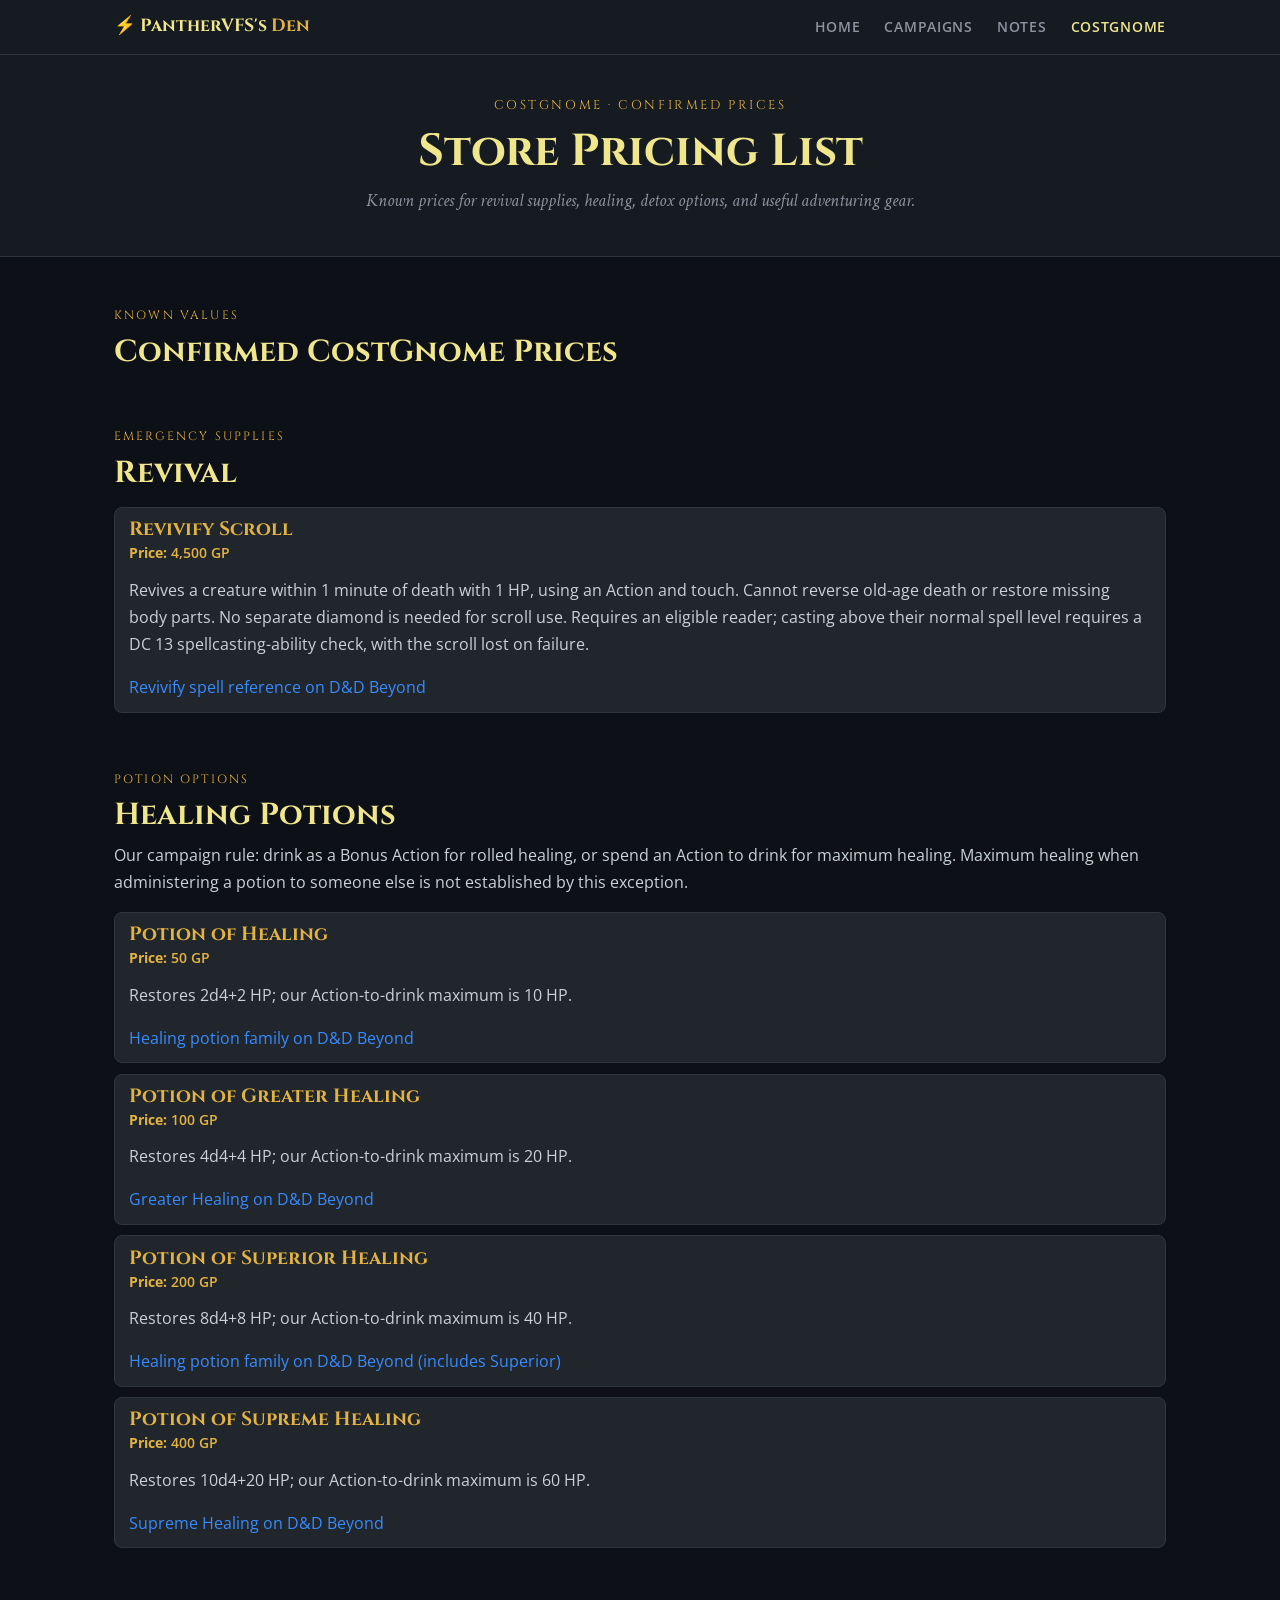
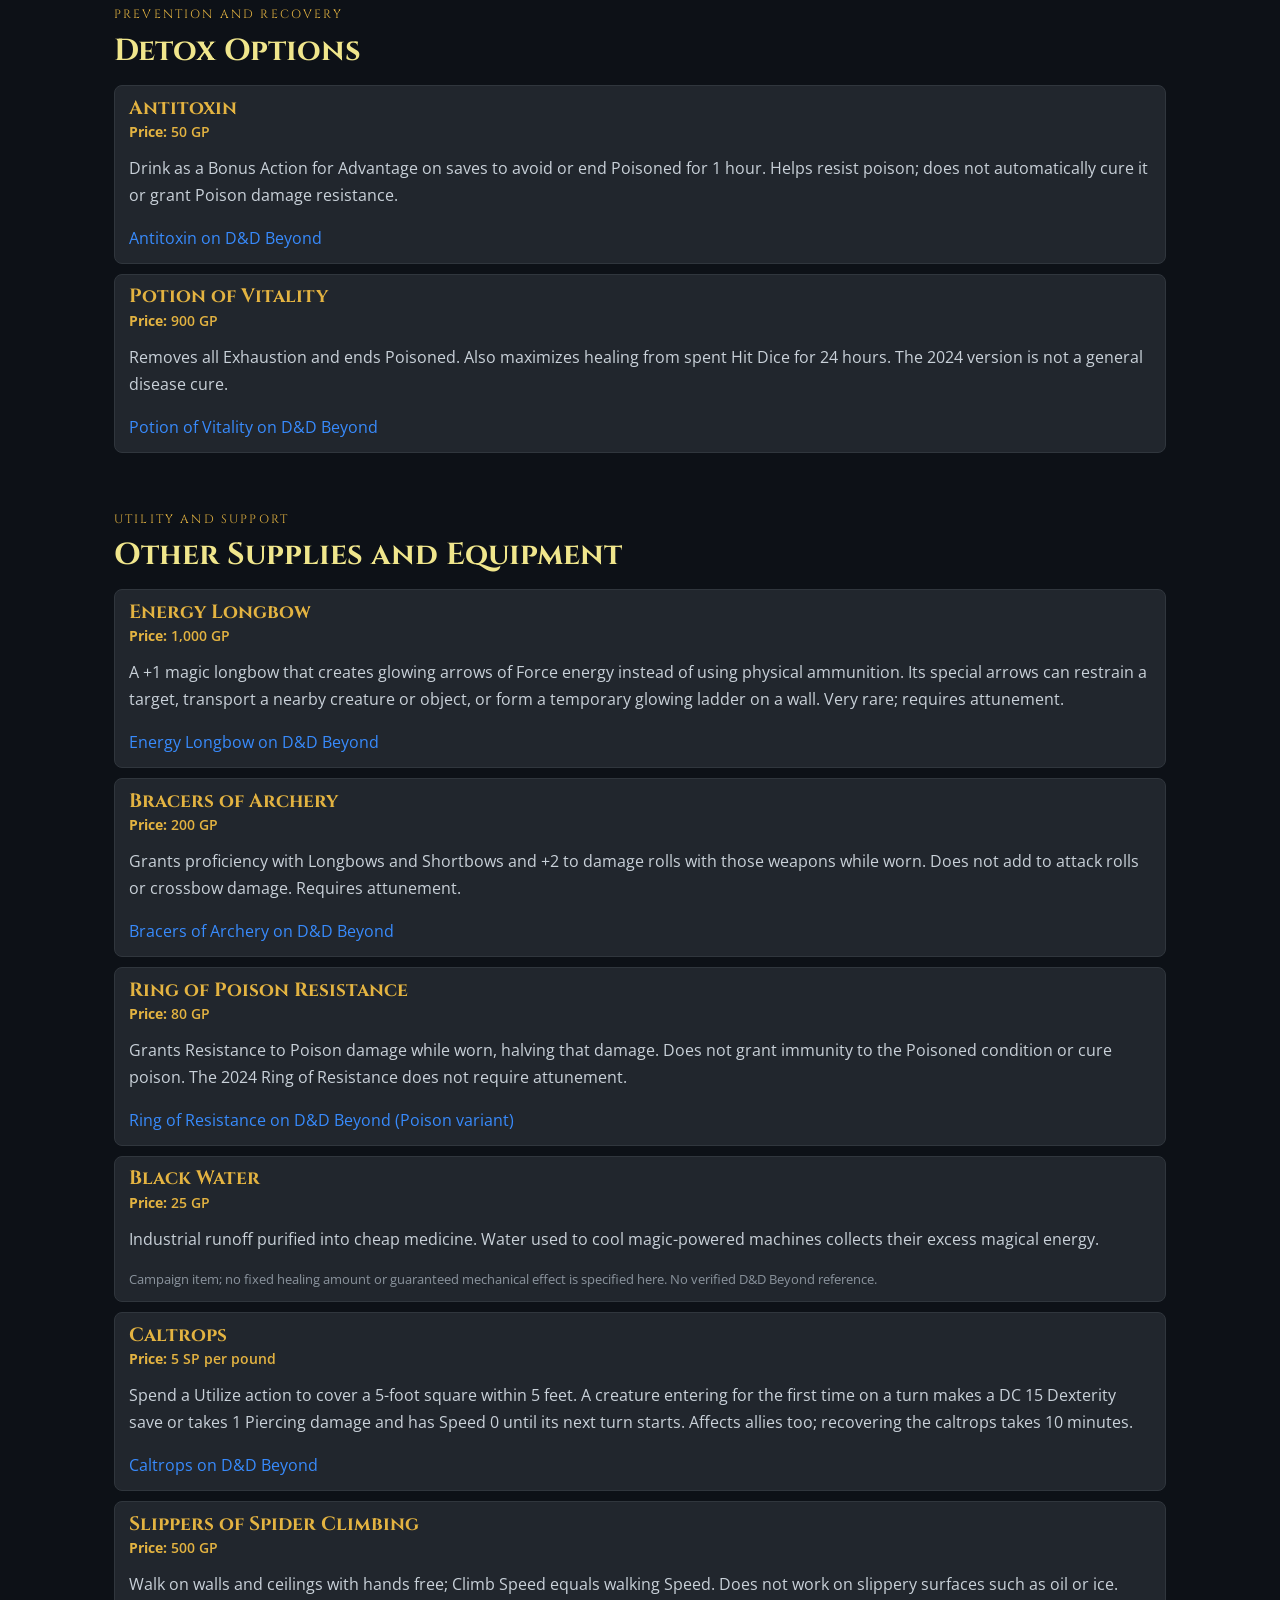
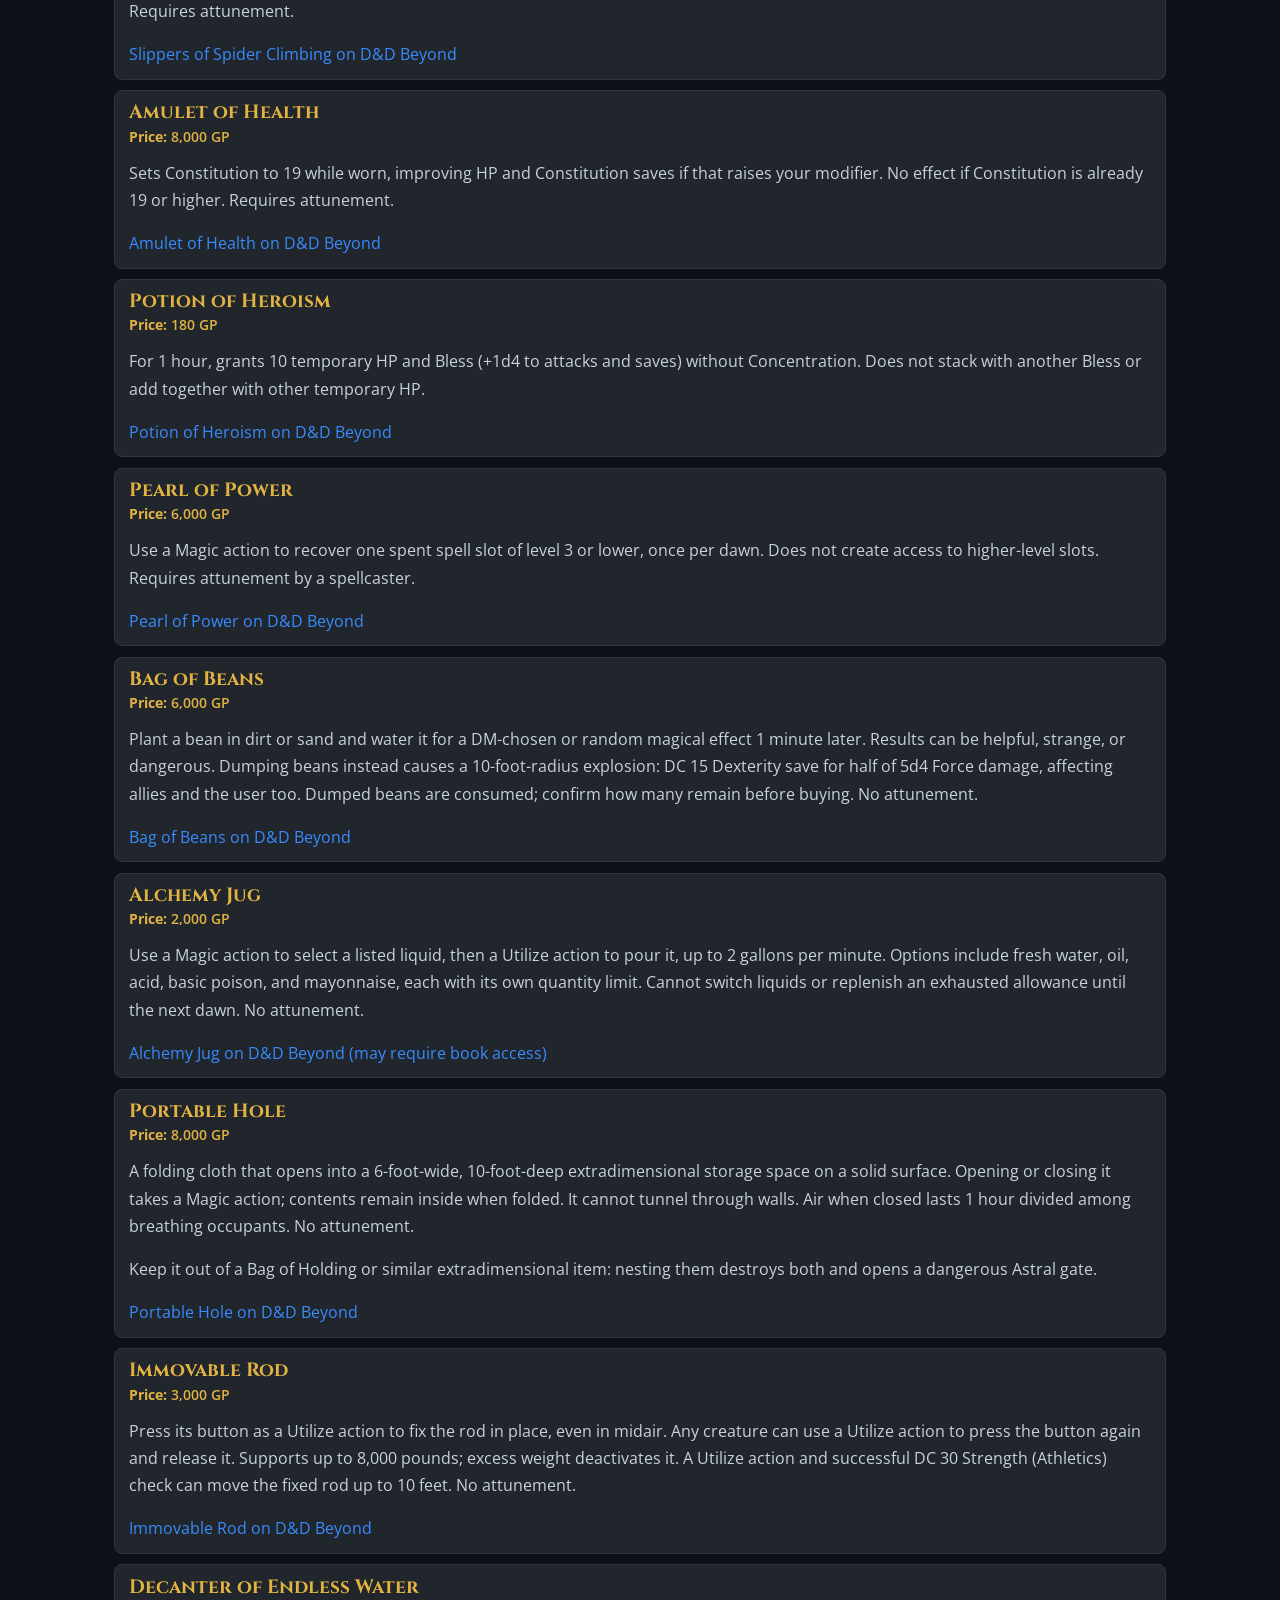
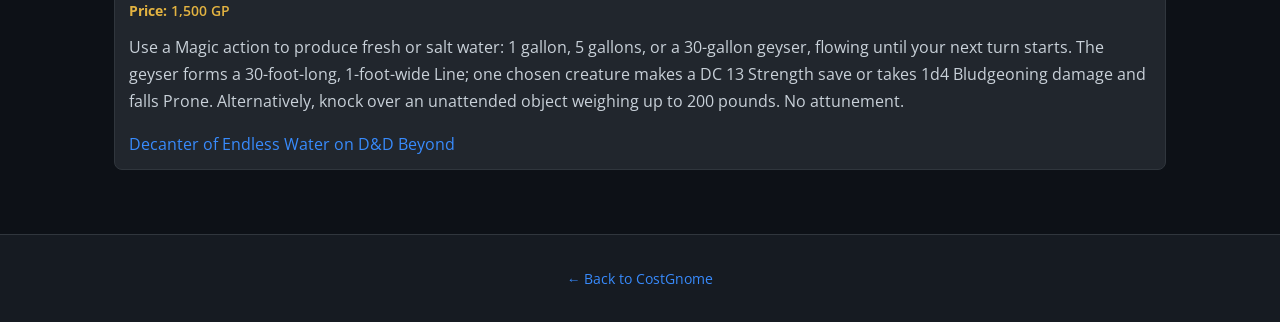
<file: store-pricing-list.html>
<!doctype html>
<html lang="en">
  <head>
    <meta charset="utf-8">
    <meta name="viewport" content="width=device-width, initial-scale=1">
    <meta http-equiv="Cache-Control" content="no-cache, no-store, must-revalidate">
    <meta http-equiv="Pragma" content="no-cache">
    <meta http-equiv="Expires" content="0">
    <meta name="description" content="Confirmed CostGnome store prices and item references.">
    <title>Store Pricing List · CostGnome · PantherVFS's Den</title>
    <link rel="icon" href="assets/images/favicon.svg" type="image/svg+xml">
    <link rel="stylesheet" href="assets/css/style.css?v=20261009-session-art1">
    <script src="assets/js/fresh-navigation.js?v=20260924-cache1" defer></script>
  </head>
  <body>
    <a class="skip-link" href="#main-content">Skip to content</a>
    <nav class="site-nav" aria-label="Primary navigation">
      <div class="nav-inner">
        <a class="nav-brand" href="index.html">⚡ PantherVFS's <span>Den</span></a>
        <ul class="nav-links">
          <li><a href="index.html">Home</a></li>
          <li><a href="campaigns.html">Campaigns</a></li>
          <li><a href="notes.html">Notes</a></li>
          <li><a href="costgnome.html" aria-current="page">CostGnome</a></li>
        </ul>
      </div>
    </nav>

    <header class="page-header">
      <p class="hero-eyebrow">CostGnome · Confirmed Prices</p>
      <h1>Store Pricing List</h1>
      <p class="hero-sub">Known prices for revival supplies, healing, detox options, and useful adventuring gear.</p>
    </header>

    <main class="container" id="main-content">
      <section class="section">
        <p class="section-label">Known Values</p>
        <h2>Confirmed CostGnome Prices</h2>
      </section>

      <section class="section" aria-labelledby="revival-heading">
        <p class="section-label">Emergency Supplies</p>
        <h2 id="revival-heading">Revival</h2>
        <ul class="shopping-list">
          <li>
            <div>
              <h3>Revivify Scroll</h3>
              <p class="card-sub"><strong>Price:</strong> 4,500 GP</p>
              <p>
                Revives a creature within 1 minute of death with 1 HP, using an
                Action and touch. Cannot reverse old-age death or restore missing
                body parts. No separate diamond is needed for scroll use.
                Requires an eligible reader; casting above their normal spell
                level requires a DC 13 spellcasting-ability check, with the scroll
                lost on failure.
              </p>
              <a href="https://www.dndbeyond.com/spells/2618956-revivify">Revivify spell reference on D&amp;D Beyond</a>
            </div>
          </li>
        </ul>
      </section>

      <section class="section" aria-labelledby="healing-heading">
        <p class="section-label">Potion Options</p>
        <h2 id="healing-heading">Healing Potions</h2>
        <p>
          Our campaign rule: drink as a Bonus Action for rolled healing, or spend
          an Action to drink for maximum healing. Maximum healing when administering
          a potion to someone else is not established by this exception.
        </p>
        <ul class="shopping-list">
          <li>
            <div>
              <h3>Potion of Healing</h3>
              <p class="card-sub"><strong>Price:</strong> 50 GP</p>
              <p>Restores 2d4+2 HP; our Action-to-drink maximum is 10 HP.</p>
              <a href="https://www.dndbeyond.com/magic-items/4708-potions-of-healing">Healing potion family on D&amp;D Beyond</a>
            </div>
          </li>
          <li>
            <div>
              <h3>Potion of Greater Healing</h3>
              <p class="card-sub"><strong>Price:</strong> 100 GP</p>
              <p>Restores 4d4+4 HP; our Action-to-drink maximum is 20 HP.</p>
              <a href="https://www.dndbeyond.com/magic-items/5133-potion-of-healing-greater">Greater Healing on D&amp;D Beyond</a>
            </div>
          </li>
          <li>
            <div>
              <h3>Potion of Superior Healing</h3>
              <p class="card-sub"><strong>Price:</strong> 200 GP</p>
              <p>Restores 8d4+8 HP; our Action-to-drink maximum is 40 HP.</p>
              <a href="https://www.dndbeyond.com/magic-items/4708-potions-of-healing">Healing potion family on D&amp;D Beyond (includes Superior)</a>
            </div>
          </li>
          <li>
            <div>
              <h3>Potion of Supreme Healing</h3>
              <p class="card-sub"><strong>Price:</strong> 400 GP</p>
              <p>Restores 10d4+20 HP; our Action-to-drink maximum is 60 HP.</p>
              <a href="https://www.dndbeyond.com/magic-items/5135-potion-of-healing-supreme">Supreme Healing on D&amp;D Beyond</a>
            </div>
          </li>
        </ul>
      </section>

      <section class="section" aria-labelledby="detox-heading">
        <p class="section-label">Prevention and Recovery</p>
        <h2 id="detox-heading">Detox Options</h2>
        <ul class="shopping-list">
          <li>
            <div>
              <h3>Antitoxin</h3>
              <p class="card-sub"><strong>Price:</strong> 50 GP</p>
              <p>
                Drink as a Bonus Action for Advantage on saves to avoid or end
                Poisoned for 1 hour. Helps resist poison; does not automatically
                cure it or grant Poison damage resistance.
              </p>
              <a href="https://www.dndbeyond.com/equipment/520-antitoxin">Antitoxin on D&amp;D Beyond</a>
            </div>
          </li>
          <li>
            <div>
              <h3>Potion of Vitality</h3>
              <p class="card-sub"><strong>Price:</strong> 900 GP</p>
              <p>
                Removes all Exhaustion and ends Poisoned. Also maximizes healing
                from spent Hit Dice for 24 hours. The 2024 version is not a general
                disease cure.
              </p>
              <a href="https://www.dndbeyond.com/magic-items/5360-potion-of-vitality">Potion of Vitality on D&amp;D Beyond</a>
            </div>
          </li>
        </ul>
      </section>

      <section class="section" aria-labelledby="equipment-heading">
        <p class="section-label">Utility and Support</p>
        <h2 id="equipment-heading">Other Supplies and Equipment</h2>
        <ul class="shopping-list">
          <li>
            <div>
              <h3>Energy Longbow</h3>
              <p class="card-sub"><strong>Price:</strong> 1,000 GP</p>
              <p>
                A +1 magic longbow that creates glowing arrows of Force energy
                instead of using physical ammunition. Its special arrows can
                restrain a target, transport a nearby creature or object, or
                form a temporary glowing ladder on a wall. Very rare; requires
                attunement.
              </p>
              <a href="https://www.dndbeyond.com/magic-items/9058965-energy-longbow">Energy Longbow on D&amp;D Beyond</a>
            </div>
          </li>
          <li>
            <div>
              <h3>Bracers of Archery</h3>
              <p class="card-sub"><strong>Price:</strong> 200 GP</p>
              <p>
                Grants proficiency with Longbows and Shortbows and +2 to damage
                rolls with those weapons while worn. Does not add to attack rolls
                or crossbow damage. Requires attunement.
              </p>
              <a href="https://www.dndbeyond.com/magic-items/4593-bracers-of-archery">Bracers of Archery on D&amp;D Beyond</a>
            </div>
          </li>
          <li>
            <div>
              <h3>Ring of Poison Resistance</h3>
              <p class="card-sub"><strong>Price:</strong> 80 GP</p>
              <p>
                Grants Resistance to Poison damage while worn, halving that damage.
                Does not grant immunity to the Poisoned condition or cure poison.
                The 2024 Ring of Resistance does not require attunement.
              </p>
              <a href="https://www.dndbeyond.com/magic-items/9341408-ring-of-resistance">Ring of Resistance on D&amp;D Beyond (Poison variant)</a>
            </div>
          </li>
          <li>
            <div>
              <h3>Black Water</h3>
              <p class="card-sub"><strong>Price:</strong> 25 GP</p>
              <p>
                Industrial runoff purified into cheap medicine. Water used to cool
                magic-powered machines collects their excess magical energy.
              </p>
              <p class="card-meta">
                Campaign item; no fixed healing amount or guaranteed mechanical
                effect is specified here. No verified D&amp;D Beyond reference.
              </p>
            </div>
          </li>
          <li>
            <div>
              <h3>Caltrops</h3>
              <p class="card-sub"><strong>Price:</strong> 5 SP per pound</p>
              <p>
                Spend a Utilize action to cover a 5-foot square within 5 feet.
                A creature entering for the first time on a turn makes a DC 15
                Dexterity save or takes 1 Piercing damage and has Speed 0 until
                its next turn starts. Affects allies too; recovering the caltrops
                takes 10 minutes.
              </p>
              <a href="https://www.dndbeyond.com/equipment/497-caltrops">Caltrops on D&amp;D Beyond</a>
            </div>
          </li>
          <li>
            <div>
              <h3>Slippers of Spider Climbing</h3>
              <p class="card-sub"><strong>Price:</strong> 500 GP</p>
              <p>
                Walk on walls and ceilings with hands free; Climb Speed equals
                walking Speed. Does not work on slippery surfaces such as oil or
                ice. Requires attunement.
              </p>
              <a href="https://www.dndbeyond.com/magic-items/4755-slippers-of-spider-climbing">Slippers of Spider Climbing on D&amp;D Beyond</a>
            </div>
          </li>
          <li>
            <div>
              <h3 id="amulet-of-health">Amulet of Health</h3>
              <p class="card-sub"><strong>Price:</strong> 8,000 GP</p>
              <p>
                Sets Constitution to 19 while worn, improving HP and Constitution
                saves if that raises your modifier. No effect if Constitution is
                already 19 or higher. Requires attunement.
              </p>
              <a href="https://www.dndbeyond.com/magic-items/4568-amulet-of-health">Amulet of Health on D&amp;D Beyond</a>
            </div>
          </li>
          <li>
            <div>
              <h3>Potion of Heroism</h3>
              <p class="card-sub"><strong>Price:</strong> 180 GP</p>
              <p>
                For 1 hour, grants 10 temporary HP and Bless (+1d4 to attacks and
                saves) without Concentration. Does not stack with another Bless
                or add together with other temporary HP.
              </p>
              <a href="https://www.dndbeyond.com/magic-items/4709-potion-of-heroism">Potion of Heroism on D&amp;D Beyond</a>
            </div>
          </li>
          <li>
            <div>
              <h3>Pearl of Power</h3>
              <p class="card-sub"><strong>Price:</strong> 6,000 GP</p>
              <p>
                Use a Magic action to recover one spent spell slot of level 3 or
                lower, once per dawn. Does not create access to higher-level
                slots. Requires attunement by a spellcaster.
              </p>
              <a href="https://www.dndbeyond.com/magic-items/9228918-pearl-of-power">Pearl of Power on D&amp;D Beyond</a>
            </div>
          </li>
          <li>
            <div>
              <h3>Bag of Beans</h3>
              <p class="card-sub"><strong>Price:</strong> 6,000 GP</p>
              <p>
                Plant a bean in dirt or sand and water it for a DM-chosen or random
                magical effect 1 minute later. Results can be helpful, strange, or
                dangerous. Dumping beans instead causes a 10-foot-radius explosion:
                DC 15 Dexterity save for half of 5d4 Force damage, affecting allies
                and the user too. Dumped beans are consumed; confirm how many remain
                before buying. No attunement.
              </p>
              <a href="https://www.dndbeyond.com/magic-items/9228355-bag-of-beans">Bag of Beans on D&amp;D Beyond</a>
            </div>
          </li>
          <li>
            <div>
              <h3>Alchemy Jug</h3>
              <p class="card-sub"><strong>Price:</strong> 2,000 GP</p>
              <p>
                Use a Magic action to select a listed liquid, then a Utilize action
                to pour it, up to 2 gallons per minute. Options include fresh water,
                oil, acid, basic poison, and mayonnaise, each with its own quantity
                limit. Cannot switch liquids or replenish an exhausted allowance
                until the next dawn. No attunement.
              </p>
              <a href="https://www.dndbeyond.com/magic-items/9228343-alchemy-jug">Alchemy Jug on D&amp;D Beyond (may require book access)</a>
            </div>
          </li>
          <li>
            <div>
              <h3>Portable Hole</h3>
              <p class="card-sub"><strong>Price:</strong> 8,000 GP</p>
              <p>
                A folding cloth that opens into a 6-foot-wide, 10-foot-deep
                extradimensional storage space on a solid surface. Opening or
                closing it takes a Magic action; contents remain inside when
                folded. It cannot tunnel through walls. Air when closed lasts
                1 hour divided among breathing occupants. No attunement.
              </p>
              <p>
                Keep it out of a Bag of Holding or similar extradimensional item:
                nesting them destroys both and opens a dangerous Astral gate.
              </p>
              <a href="https://www.dndbeyond.com/magic-items/9228932-portable-hole">Portable Hole on D&amp;D Beyond</a>
            </div>
          </li>
          <li>
            <div>
              <h3>Immovable Rod</h3>
              <p class="card-sub"><strong>Price:</strong> 3,000 GP</p>
              <p>
                Press its button as a Utilize action to fix the rod in place,
                even in midair. Any creature can use a Utilize action to press
                the button again and release it. Supports up to 8,000 pounds;
                excess weight deactivates it. A Utilize action and successful
                DC 30 Strength (Athletics) check can move the fixed rod up to
                10 feet. No attunement.
              </p>
              <a href="https://www.dndbeyond.com/magic-items/9228785-immovable-rod">Immovable Rod on D&amp;D Beyond</a>
            </div>
          </li>
          <li>
            <div>
              <h3>Decanter of Endless Water</h3>
              <p class="card-sub"><strong>Price:</strong> 1,500 GP</p>
              <p>
                Use a Magic action to produce fresh or salt water: 1 gallon,
                5 gallons, or a 30-gallon geyser, flowing until your next turn
                starts. The geyser forms a 30-foot-long, 1-foot-wide Line; one
                chosen creature makes a DC 13 Strength save or takes 1d4
                Bludgeoning damage and falls Prone. Alternatively, knock over
                an unattended object weighing up to 200 pounds. No attunement.
              </p>
              <a href="https://www.dndbeyond.com/magic-items/9228419-decanter-of-endless-water">Decanter of Endless Water on D&amp;D Beyond</a>
            </div>
          </li>
        </ul>
      </section>
    </main>

    <footer class="site-footer">
      <p><a href="costgnome.html">← Back to CostGnome</a></p>
    </footer>
  </body>
</html>
</file>
<file: assets/css/style.css>
@import url("https://fonts.googleapis.com/css2?family=Cinzel:wght@400;600;700&family=Crimson+Text:ital,wght@0,400;0,600;1,400&family=Open+Sans:wght@400;600&display=swap");

:root {
  --bg: #0d1117;
  --surface: #161b22;
  --card: #21262d;
  --border: #30363d;
  --text: #c9d1d9;
  --text-muted: #8b949e;
  --accent: #388bfd;
  --gold: #e3b341;
  --lightning: #f0e68c;
  --danger: #f85149;
  --success: #56d364;
  --radius: 8px;
}

*,
*::before,
*::after {
  box-sizing: border-box;
  margin: 0;
  padding: 0;
}

html {
  scroll-behavior: smooth;
}

body {
  min-height: 100vh;
  color: var(--text);
  background: var(--bg);
  font-family: "Open Sans", sans-serif;
  font-size: 16px;
  line-height: 1.7;
}

h1,
h2,
h3,
h4 {
  color: var(--lightning);
  font-family: "Cinzel", serif;
  line-height: 1.2;
}

h1 {
  font-size: clamp(1.8rem, 4vw, 2.8rem);
}

h2 {
  margin-bottom: 0.5rem;
  font-size: clamp(1.3rem, 3vw, 1.9rem);
}

h3 {
  color: var(--gold);
  font-size: 1.2rem;
}

p {
  margin-bottom: 1rem;
  color: var(--text);
}

p:last-child {
  margin-bottom: 0;
}

a {
  color: var(--accent);
  text-decoration: none;
  transition: color 0.2s;
}

a:hover {
  color: var(--lightning);
}

a:focus-visible,
button:focus-visible,
input:focus-visible {
  outline: 2px solid var(--accent);
  outline-offset: 3px;
}

strong {
  color: var(--gold);
}

em {
  color: var(--text-muted);
  font-family: "Crimson Text", serif;
  font-style: italic;
}

ul,
ol {
  margin-bottom: 1rem;
  padding-left: 1.4rem;
}

li {
  margin-bottom: 0.3rem;
}

.skip-link {
  position: absolute;
  top: -5rem;
  left: 1rem;
  z-index: 300;
  padding: 0.6rem 0.9rem;
  color: var(--bg);
  background: var(--lightning);
  font-weight: 700;
}

.skip-link:focus {
  top: 0;
}

.site-nav {
  position: sticky;
  top: 0;
  z-index: 100;
  background: var(--surface);
  border-bottom: 1px solid var(--border);
}

.nav-inner {
  display: flex;
  align-items: center;
  justify-content: space-between;
  max-width: 1100px;
  margin: 0 auto;
  padding: 0.75rem 1.5rem;
  gap: 1rem;
  flex-wrap: wrap;
}

.nav-brand {
  color: var(--lightning);
  font-family: "Cinzel", serif;
  font-size: 1.1rem;
  font-weight: 700;
  white-space: nowrap;
}

.nav-brand span {
  color: var(--gold);
}

.nav-links {
  display: flex;
  margin: 0;
  padding: 0;
  gap: 1.5rem;
  flex-wrap: wrap;
  list-style: none;
}

.nav-links li {
  margin: 0;
}

.nav-links a {
  color: var(--text-muted);
  font-size: 0.9rem;
  font-weight: 600;
  letter-spacing: 0.05em;
  text-transform: uppercase;
}

.nav-links a:hover,
.nav-links a[aria-current="page"] {
  color: var(--lightning);
}

.hero {
  position: relative;
  padding: 4rem 1.5rem;
  overflow: hidden;
  text-align: center;
  background: linear-gradient(160deg, #0a0e14 0%, #0d1a2e 50%, #0a0e14 100%);
  border-bottom: 1px solid var(--border);
}

.hero::before {
  position: absolute;
  inset: 0;
  background:
    radial-gradient(ellipse 60% 40% at 50% 0%, rgb(56 139 253 / 0.12), transparent 70%),
    radial-gradient(ellipse 30% 20% at 70% 30%, rgb(240 230 140 / 0.06), transparent 60%);
  content: "";
  pointer-events: none;
}

.hero > * {
  position: relative;
}

.hero-eyebrow {
  margin-bottom: 0.75rem;
  color: var(--gold);
  font-family: "Cinzel", serif;
  font-size: 0.8rem;
  letter-spacing: 0.2em;
  text-transform: uppercase;
}

.hero h1 {
  margin-bottom: 1rem;
}

.hero-sub {
  max-width: 600px;
  margin: 0 auto 1.5rem;
  color: var(--text-muted);
  font-family: "Crimson Text", serif;
  font-size: 1.25rem;
  font-style: italic;
}

.tag-row {
  display: flex;
  justify-content: center;
  flex-wrap: wrap;
}

.hero-tag {
  display: inline-block;
  margin: 0.25rem;
  padding: 0.3rem 0.9rem;
  color: var(--accent);
  background: rgb(56 139 253 / 0.15);
  border: 1px solid rgb(56 139 253 / 0.35);
  border-radius: 20px;
  font-size: 0.85rem;
  font-weight: 600;
}

.page-header {
  padding: 2.5rem 1.5rem;
  text-align: center;
  background: var(--surface);
  border-bottom: 1px solid var(--border);
}

.page-header h1 {
  margin-bottom: 0.5rem;
}

.page-header .hero-eyebrow {
  margin-bottom: 0.5rem;
}

.page-header .hero-sub {
  margin-bottom: 0;
  font-size: 1.1rem;
}

.container {
  max-width: 1100px;
  margin: 0 auto;
  padding: 3rem 1.5rem;
}

.section {
  margin-bottom: 3.5rem;
}

.section:last-child {
  margin-bottom: 0;
}

.session-artwork {
  margin: 0 0 3.5rem;
  overflow: hidden;
  background: var(--surface);
  border: 1px solid var(--border);
  border-radius: var(--radius);
  box-shadow: 0 1rem 2.5rem rgb(0 0 0 / 0.35);
}

.session-artwork img {
  display: block;
  width: 100%;
  height: auto;
  aspect-ratio: 3 / 2;
  object-fit: cover;
}

.session-artwork figcaption {
  padding: 0.7rem 1rem;
  color: var(--text-muted);
  border-top: 1px solid var(--border);
  font-family: "Crimson Text", serif;
  font-size: 0.95rem;
  font-style: italic;
  text-align: center;
}

.section-label {
  margin-bottom: 0.5rem;
  color: var(--gold);
  font-family: "Cinzel", serif;
  font-size: 0.75rem;
  letter-spacing: 0.18em;
  text-transform: uppercase;
}

.grid-2,
.grid-3 {
  display: grid;
  gap: 1.25rem;
}

.grid-2 {
  grid-template-columns: repeat(auto-fit, minmax(280px, 1fr));
}

.grid-3 {
  grid-template-columns: repeat(auto-fit, minmax(220px, 1fr));
}

.card {
  padding: 1.5rem;
  background: var(--card);
  border: 1px solid var(--border);
  border-radius: var(--radius);
  transition: border-color 0.2s, transform 0.15s;
}

.card:hover {
  border-color: var(--accent);
  transform: translateY(-2px);
}

.card-title {
  margin-bottom: 0.25rem;
  color: var(--lightning);
  font-family: "Cinzel", serif;
  font-size: 1.1rem;
}

.card-sub {
  margin-bottom: 0.75rem;
  color: var(--gold);
  font-size: 0.85rem;
  font-weight: 600;
}

.card-meta {
  color: var(--text-muted);
  font-size: 0.8rem;
}

.callout {
  margin: 1.25rem 0;
  padding: 1rem 1.25rem;
  background: rgb(56 139 253 / 0.08);
  border-left: 3px solid var(--accent);
  border-radius: var(--radius);
}

.callout-title {
  margin-bottom: 0.4rem;
  font-family: "Cinzel", serif;
  font-size: 0.85rem;
  font-weight: 700;
  letter-spacing: 0.08em;
  text-transform: uppercase;
}

blockquote {
  margin: 1.25rem 0;
  padding: 1rem 1.25rem;
  color: var(--text-muted);
  background: var(--surface);
  border-left: 3px solid var(--gold);
  border-radius: 0 var(--radius) var(--radius) 0;
  font-family: "Crimson Text", serif;
  font-size: 1.1rem;
  font-style: italic;
}

.timeline {
  position: relative;
  margin: 1.5rem 0 0;
  padding: 0 0 0 2rem;
  list-style: none;
}

.timeline::before {
  position: absolute;
  top: 0.5rem;
  bottom: 0.5rem;
  left: 0.42rem;
  width: 2px;
  background: var(--border);
  content: "";
}

.timeline-item {
  position: relative;
  margin-bottom: 1.25rem;
  padding: 1.25rem 1.5rem;
  background: var(--card);
  border: 1px solid var(--border);
  border-radius: var(--radius);
}

.timeline-item::before {
  position: absolute;
  top: 1.45rem;
  left: -2rem;
  width: 0.72rem;
  height: 0.72rem;
  background: var(--gold);
  border: 3px solid var(--bg);
  border-radius: 50%;
  content: "";
}

.timeline-date {
  margin-bottom: 0.25rem;
  color: var(--gold);
  font-size: 0.76rem;
  font-weight: 700;
  letter-spacing: 0.12em;
  text-transform: uppercase;
}

.link-panel {
  display: flex;
  align-items: center;
  justify-content: space-between;
  padding: 1.5rem;
  gap: 1.5rem;
  background: var(--card);
  border: 1px solid var(--border);
  border-radius: var(--radius);
  transition: border-color 0.2s;
}

.link-panel:hover {
  border-color: var(--accent);
}

.link-panel p {
  margin-top: 0.35rem;
  color: var(--text-muted);
}

.button {
  display: inline-flex;
  flex: 0 0 auto;
  align-items: center;
  justify-content: center;
  min-height: 2.6rem;
  padding: 0.5rem 0.8rem;
  color: var(--text);
  background: var(--surface);
  border: 1px solid var(--border);
  border-radius: 6px;
  font-size: 0.85rem;
  font-weight: 600;
  transition: border-color 0.2s, color 0.2s;
}

.button:hover {
  color: var(--lightning);
  border-color: var(--lightning);
}

.shopping-list {
  display: grid;
  margin: 1rem 0;
  padding: 0;
  gap: 0.65rem;
  list-style: none;
}

.shopping-list li {
  display: flex;
  align-items: center;
  min-height: 3rem;
  margin: 0;
  padding: 0.65rem 0.9rem;
  gap: 0.75rem;
  background: var(--card);
  border: 1px solid var(--border);
  border-radius: var(--radius);
}

.shopping-list input {
  width: 1.1rem;
  height: 1.1rem;
  accent-color: var(--accent);
}

.shopping-list label {
  flex: 1;
}

.session-nav {
  display: flex;
  justify-content: space-between;
  margin-top: 2rem;
  gap: 0.75rem;
  flex-wrap: wrap;
}

.session-nav-next {
  margin-left: auto;
}

.error-page {
  display: grid;
  min-height: 100vh;
  padding: 2rem;
  place-items: center;
  text-align: center;
}

.error-content {
  max-width: 38rem;
}

.error-code {
  color: var(--gold);
  font-family: "Cinzel", serif;
  font-size: clamp(5rem, 20vw, 11rem);
  font-weight: 700;
  line-height: 0.85;
}

.error-content h1 {
  margin: 1rem 0;
}

.error-content p {
  color: var(--text-muted);
}

.site-footer {
  padding: 2rem 1.5rem;
  color: var(--text-muted);
  text-align: center;
  background: var(--surface);
  border-top: 1px solid var(--border);
  font-size: 0.85rem;
}

.site-footer p {
  color: var(--text-muted);
}

@media (max-width: 600px) {
  .nav-inner {
    padding-right: 1rem;
    padding-left: 1rem;
  }

  .nav-links {
    gap: 0.75rem;
  }

  .nav-links a {
    font-size: 0.8rem;
  }

  .hero {
    padding: 2.5rem 1rem;
  }

  .container {
    padding: 2rem 1rem;
  }

  .link-panel {
    align-items: flex-start;
    flex-direction: column;
  }

  .session-nav .button {
    width: 100%;
  }

  .session-nav-next {
    margin-left: 0;
  }
}

@media (prefers-reduced-motion: reduce) {
  html {
    scroll-behavior: auto;
  }

  *,
  *::before,
  *::after {
    transition-duration: 0.01ms !important;
  }
}

@media print {
  .session-artwork {
    break-inside: avoid;
    box-shadow: none;
  }
}
</file>
<file: assets/css/character-sheet-2024.css>
/* Bathys 2024 character sheet - original shared presentation. */
.markdown-preview-view.cs2024-view,
.markdown-source-view.cs2024-view {
    --file-line-width: 100%;
    --page-width: 100%;
}
.markdown-preview-view.cs2024-view > .markdown-preview-sizer,
.markdown-source-view.cs2024-view.mod-cm6 .cm-sizer,
.markdown-source-view.cs2024-view.mod-cm6 .cm-contentContainer,
.markdown-source-view.cs2024-view.mod-cm6 .cm-content {
    width: 100%;
    max-width: none;
}
.cs2024 {
    --cs-bg: #0d1117;
    --cs-panel: #161b22;
    --cs-card: #21262d;
    --cs-line: #47505c;
    --cs-text: #e0e5ec;
    --cs-muted: #abb5c2;
    --cs-gold: #f0ce78;
    --cs-blue: #a9d4ff;
    --cs-blue-line: #6c9dcc;
    --cs-blue-fill: #182b44;
    color: var(--cs-text);
    background: var(--cs-bg);
    font: 14px/1.5 "Open Sans", system-ui, sans-serif;
    padding: 20px;
    border: 1px solid var(--cs-line);
    border-radius: 12px;
    container-type: inline-size;
    color-scheme: dark;
    width: 100%;
    max-width: none;
    margin: auto;
    box-sizing: border-box;
}
.cs2024 *, .cs2024 *::before, .cs2024 *::after { box-sizing: border-box; min-width: 0; }
.cs2024 h1, .cs2024 h2, .cs2024 h3 { color: var(--cs-gold); font-family: Cinzel, Georgia, serif; line-height: 1.25; margin: 0 0 10px; }
.cs2024 h1 { font-size: 2.6em; letter-spacing: .03em; }
.cs2024 h2 { font-size: 1.18em; padding-bottom: 8px; border-bottom: 1px solid var(--cs-line); }
.cs2024 h3 { font-size: 1em; }
.cs2024 p { margin: 8px 0; color: var(--cs-text); }
.cs2024 strong { color: inherit; }
.cs2024 small, .cs2024 .cs-note { color: var(--cs-muted); font-size: .85em; }
.cs2024 small { display: block; }
.cs2024 a { color: #90c4ff; }
.cs2024 .cs-header { padding: 18px; margin-bottom: 16px; border: 1px solid #796c40; border-radius: 8px; background: linear-gradient(120deg, #14243b, #1f2426); }
.cs2024 .cs-identity { margin-bottom: 16px; }
.cs2024 .cs-eyebrow { color: var(--cs-gold); text-transform: uppercase; font-size: .78em; letter-spacing: .13em; }
.cs2024 .cs-health { display: grid; grid-template-columns: minmax(0, .7fr) minmax(0, 1.3fr) repeat(4, minmax(0, 1fr)); gap: 8px; align-items: stretch; margin-bottom: 8px; }
.cs2024 .cs-attributes-supplies { display: grid; grid-template-columns: minmax(0, 2fr) minmax(0, 3fr); gap: 16px; align-items: start; }
.cs2024 .cs-abilities { display: grid; grid-template-columns: repeat(2, minmax(0, 1fr)); gap: 12px; align-content: start; align-items: start; }
.cs2024 .cs-ability, .cs2024 .cs-training, .cs2024 .cs-panel { border: 1px solid var(--cs-line); background: var(--cs-panel); border-radius: 8px; padding: 14px; margin-bottom: 14px; }
.cs2024 .cs-training { padding: 10px; font-size: .9em; }
.cs2024 .cs-ability { padding: 8px 8px 6px; border-radius: 2px; border-color: var(--cs-blue-line); }
.cs2024 .cs-ability header { text-align: center; padding-bottom: 8px; border-bottom: 1px solid var(--cs-blue-line); margin-bottom: 4px; }
.cs2024 .cs-ability h3 { margin-bottom: 5px; color: var(--cs-blue); letter-spacing: .1em; }
.cs2024 .cs-ability-values { display: flex; align-items: center; justify-content: center; gap: 6px; }
.cs2024 .cs-modifier, .cs2024 .cs-score { flex: none; display: flex; flex-direction: column; align-items: center; justify-content: center; border: 1px solid var(--cs-blue-line); background: var(--cs-blue-fill); }
.cs2024 .cs-modifier { width: 60px; height: 60px; border-radius: 50%; }
.cs2024 .cs-score { width: 36px; height: 42px; border-radius: 3px; }
.cs2024 .cs-ability header strong { display: block; color: var(--cs-gold); font: bold 1.8em/1 Georgia, serif; }
.cs2024 .cs-ability header .cs-score strong { font-size: 1.15em; }
.cs2024 .cs-ability header span { color: var(--cs-text); font-size: .72em; line-height: 1.4; }
.cs2024 .cs-skill { display: grid; grid-template-columns: 12px 2.1em minmax(0, 1fr); align-items: baseline; gap: 4px; padding: 4px 0; font-size: .88em; }
.cs2024 .cs-skill b { text-align: center; border-bottom: 1px solid var(--cs-blue-line); font-variant-numeric: tabular-nums; }
.cs2024 .cs-proficiency-mark { color: var(--cs-blue); text-align: center; }
.cs2024 .cs-skill abbr { color: var(--cs-blue); text-decoration: none; }
.cs2024 .cs-save { border-bottom: 1px solid var(--cs-line); margin-bottom: 2px; padding-bottom: 6px; }
.cs2024 .cs-stat-strip { display: grid; grid-template-columns: repeat(4, minmax(0, 1fr)); gap: 8px; margin-bottom: 14px; }
.cs2024 .cs-top-stats { grid-template-columns: repeat(6, minmax(0, 1fr)); margin-bottom: 0; }
.cs2024 .cs-top-inspiration .cs-inspiration-button {
    display: block;
    width: 100%;
    min-height: 44px;
    margin-top: 6px;
    padding: 8px;
    border: 1px solid var(--cs-blue-line);
    border-radius: 6px;
    background: var(--cs-blue-fill);
    color: var(--cs-blue);
    font-weight: 700;
    line-height: 1.25;
    white-space: normal;
    overflow-wrap: anywhere;
    box-shadow: 0 2px 0 #080d14;
}
.cs2024 .cs-top-inspiration .cs-inspiration-button[aria-pressed="true"] {
    background: var(--cs-gold);
    border-color: var(--cs-gold);
    color: var(--cs-bg);
}
.cs2024 .cs-top-inspiration .cs-inspiration-button:hover { filter: brightness(1.12); }
.cs2024 .cs-top-inspiration .cs-inspiration-button:active { transform: translateY(1px); box-shadow: none; }
.cs2024 .cs-health-actions { margin-top: 12px; }
.cs2024 .cs-health-actions .trial-hp-controls { margin-bottom: 0; }
.cs2024 .cs-stat, .cs2024 .cs-resource { text-align: center; border: 1px solid var(--cs-line); border-radius: 7px; background: var(--cs-card); padding: 10px 7px; overflow-wrap: anywhere; }
.cs2024 .cs-stat > span, .cs2024 .cs-resource > span { display: block; color: var(--cs-muted); font-size: .79em; }
.cs2024 .cs-stat > strong { display: block; font: bold 1.45em Georgia, serif; color: var(--cs-gold); margin: 5px 0; }
.cs2024 .cs-ac { position: relative; isolation: isolate; align-self: center; justify-self: center; width: min(100%, 104px); padding: 16px 8px 28px; border: 0; border-radius: 0; background: transparent; }
.cs2024 .cs-ac::before, .cs2024 .cs-ac::after { content: ""; position: absolute; z-index: -1; inset: 0; background: var(--cs-blue-line); clip-path: polygon(12% 0, 88% 0, 100% 12%, 100% 62%, 50% 100%, 0 62%, 0 12%); }
.cs2024 .cs-ac::after { inset: 2px; background: var(--cs-blue-fill); }
.cs2024 .cs-ac > strong { font-size: 2.3em; line-height: 1; margin: 7px 0; }
.cs2024 .cs-ac > span { color: var(--cs-text); }
.cs2024 .cs-proficiency, .cs2024 .cs-inspiration-field, .cs2024 .cs-stat-strip > .cs-stat { border-radius: 2px; border-color: var(--cs-blue-line); background: var(--cs-panel); padding: 6px; }
.cs2024 .cs-proficiency { display: flex; flex-direction: row-reverse; align-items: center; justify-content: center; gap: 8px; }
.cs2024 .cs-proficiency > strong { flex: none; width: 42px; height: 42px; display: grid; place-items: center; border: 1px solid var(--cs-blue-line); border-radius: 50%; margin: 0; background: var(--cs-blue-fill); }
.cs2024 .cs-inspiration-field > strong { font-size: 1em; }
.cs2024 .cs-stat-strip > .cs-stat:not(.cs-proficiency) > strong { padding-top: 5px; border-top: 1px solid var(--cs-blue-line); margin-bottom: 0; }
.cs2024 .cs-resource-grid { display: grid; grid-template-columns: repeat(3, minmax(0, 1fr)); gap: 8px; margin-bottom: 14px; }
.cs2024 .cs-resource small { margin-top: 5px; font-size: .72em; }
.cs2024 .cs-feature-grid { display: grid; grid-template-columns: repeat(2, minmax(0, 1fr)); gap: 12px; }
.cs2024 .cs-feature { border-left: 2px solid var(--cs-blue-line); padding-left: 10px; font-size: .9em; }
.cs2024 table { width: 100%; border-collapse: collapse; table-layout: fixed; margin: 0 0 14px; font-size: .9em; }
.cs2024 th, .cs2024 td { border: 0; border-bottom: 1px solid var(--cs-line); padding: 9px 7px; text-align: left; vertical-align: top; overflow-wrap: anywhere; background: transparent; }
.cs2024 th { color: var(--cs-gold); font-weight: 600; }
.cs2024 table thead { background: var(--cs-card); }
.cs2024 .cs-weapons thead th,
.cs2024 .cs-equipment thead th {
    background: var(--cs-blue-fill);
    color: var(--cs-blue);
    border-bottom-color: var(--cs-blue-line);
}
.cs2024 .cs-attacks th:first-child { width: 27%; }
.cs2024 .cs-attacks th:nth-child(2) { width: 16%; }
.cs2024 .cs-equipment table th:first-child { width: 39%; }
.cs2024 details { border: 1px solid var(--cs-line); border-radius: 6px; margin-bottom: 8px; background: var(--cs-card); }
.cs2024 .cs-spells { display: grid; grid-template-columns: repeat(2, minmax(0, 1fr)); gap: 8px; align-items: start; margin-bottom: 8px; }
.cs2024 .cs-spells > .cs-spell { margin-bottom: 0; }
.cs2024 summary { cursor: pointer; padding: 10px; min-height: 44px; overflow-wrap: anywhere; }
.cs2024 details > div, .cs2024 details > p { padding: 0 12px 10px; }
.cs2024 .cs-badges { display: flex; gap: 4px; flex-wrap: wrap; align-items: center; margin-top: 6px; }
.cs2024 .cs-badge { display: inline-flex; align-items: center; padding: 2px 6px; border: 1px solid #687888; border-radius: 10px; color: #dce8f5; background: #283441; font-size: .76em; line-height: 1.35; }
.cs2024 .cs-component { border-radius: 50%; width: 21px; height: 21px; padding: 0; justify-content: center; color: #f0ce78; background: #3b321d; border-color: #8d7540; }
.cs2024 .cs-cast { color: #b4d9ff; background: #1d3650; }
.cs2024 .cs-range { color: var(--cs-blue); background: var(--cs-blue-fill); }
.cs2024 .cs-concentration { color: #ffc8e4; background: #4b2940; }
.cs2024 .cs-ritual { color: #f4d698; background: #413620; }
.cs2024 .cs-coins { display: grid; grid-template-columns: repeat(4, minmax(0, 1fr)); gap: 8px; }
.cs2024 .cs-consumable { display: grid; grid-template-columns: minmax(0, 1fr) 144px; gap: 12px; align-items: center; padding: 12px; margin-bottom: 8px; border: 1px solid var(--cs-line); border-radius: 6px; background: var(--cs-card); }
.cs2024 .cs-consumable h3 { margin: 0; }
.cs2024 .cs-consumable p { margin: 6px 0 0; font-size: .9em; }
.cs2024 .cs-companion-grid { display: grid; grid-template-columns: repeat(3, minmax(0, 1fr)); gap: 14px; align-items: start; }
.cs2024 .cs-companion-grid > section { padding: 12px; background: var(--cs-card); border-radius: 6px; }
.cs2024 .cs-roll-heading { display: flex; justify-content: space-between; gap: 12px; align-items: start; }
.cs2024 .cs-roll-heading > [data-cs-roll-status] { max-width: 24rem; color: var(--cs-muted); text-align: right; font-size: .84em; }
.cs2024 .cs-roll-heading > [data-cs-roll-status].is-error, .cs2024 .cs-roll-result.is-error { color: #ffd27a; }
.cs2024 .cs-roll-grid { display: grid; grid-template-columns: repeat(3, minmax(0, 1fr)); gap: 10px; align-items: start; }
.cs2024 .cs-roll-group { padding: 10px; border: 1px solid var(--cs-line); border-radius: 6px; background: var(--cs-card); }
.cs2024 .cs-roll-row { display: grid; grid-template-columns: minmax(0, 1fr) auto; gap: 6px 8px; align-items: center; padding: 8px 0; border-bottom: 1px solid var(--cs-line); }
.cs2024 .cs-roll-row:last-child { border-bottom: 0; }
.cs2024 .cs-roll-controls { display: flex; flex-wrap: wrap; justify-content: flex-end; gap: 4px; }
.cs2024 .cs-roll-controls button { min-width: 44px; padding-inline: 8px; }
.cs2024 .cs-roll-result { grid-column: 1 / -1; color: var(--cs-blue); font-size: .84em; overflow-wrap: anywhere; }
.cs2024 .cs-roll-result:empty { display: none; }
.cs2024 .cs-roll-history { margin-top: 12px; padding-top: 10px; border-top: 1px solid var(--cs-line); }
.cs2024 .cs-roll-history ol { margin: 0; padding-left: 1.5rem; max-height: 13rem; overflow: auto; color: var(--cs-muted); font-size: .84em; }
.cs2024 .cs-footer { color: var(--cs-muted); font-size: .78em; text-align: center; }
.cs2024 .cs-toolbar:empty, .cs2024 [data-cs-interactive]:empty, .cs2024 [data-cs-spell-reference]:empty { display: none; }
.cs2024 .cs-toolbar { margin-bottom: 14px; }
.cs2024 button, .cs2024 input, .cs2024 select { font: inherit; color: var(--cs-text); background: #253342; border: 1px solid #7b899a; border-radius: 5px; min-height: 44px; }
.cs2024 button { cursor: pointer; padding: 5px 10px; }
.cs2024 button:disabled { opacity: .5; cursor: not-allowed; }
.cs2024 :focus-visible { outline: 2px solid #f0ce78; outline-offset: 3px; }
.cs2024 .trial-resource-stepper { display: grid; grid-template-columns: 44px minmax(0, 1fr) 44px; align-items: center; gap: 4px; padding: 5px 0; }
.cs2024 .trial-resource-stepper output { text-align: center; font-weight: 700; overflow-wrap: anywhere; }
.cs2024 .trial-hp-controls { display: flex; flex-wrap: wrap; gap: 6px; margin-bottom: 14px; }
.cs2024 .trial-hp-controls input { width: 85px; }
.cs2024 .trial-hp-controls small { flex-basis: 100%; }
.cs2024 .trial-currency-grid { display: grid; grid-template-columns: repeat(4, minmax(0, 1fr)); gap: 8px; }
.cs2024 .trial-currency-cell { min-width: 0; padding: 8px; background: var(--cs-card); border-radius: 6px; text-align: center; }
.cs2024 .trial-currency-cell > span, .cs2024 .trial-currency-cell > output { display: block; overflow-x: auto; }
.cs2024 .trial-currency-scroll { display: flex; flex-wrap: nowrap; justify-content: safe center; gap: 3px; overflow-x: auto; }
.cs2024 .trial-currency-buttons { display: flex; flex: 0 0 auto; gap: 3px; width: max-content; margin-top: 4px; }
.cs2024 .trial-currency-buttons button { flex: 0 0 44px; padding: 3px; }
.cs2024 .trial-currency-input { width: 100%; text-align: center; }
.cs2024 .trial-hp-adjustments { margin-top: 8px; width: 100%; }
.cs2024 .trial-hp-adjustments summary { min-height: 44px; cursor: pointer; }
.cs2024 .trial-hp-adjustment-row { display: flex; flex-wrap: wrap; align-items: end; gap: 8px; margin: 8px 0; }
.cs2024 .trial-hp-adjustment-row label { display: grid; gap: 4px; }
.cs2024 .trial-hp-adjustment-row :is(input, select, button) { min-height: 44px; max-width: 100%; }
.cs2024 .trial-hp-adjustment-row input { width: 12rem; }
.cs2024 .trial-hp-adjustments small { overflow-wrap: anywhere; }
.cs2024 .trial-preparation-columns { display: grid; grid-template-columns: repeat(2, minmax(0, 1fr)); gap: 10px; }
.cs2024 .trial-preparation-card-line { white-space: normal; }
.cs2024 .trial-preparation-card-labels { display: flex; flex-wrap: wrap; }
.cs2024 .trial-preparation-card-body p { overflow-wrap: anywhere; }
.cs2024 .trial-preparation-filters { display: flex; flex-wrap: wrap; gap: 6px; }
.cs2024 .trial-preparation-filters input, .cs2024 .trial-preparation-filters select { width: 100%; }
.cs2024 .trial-preparation-filters label { flex: 1 1 130px; }
.cs2024 .trial-inspiration { display: flex; align-items: center; gap: 8px; }
.cs-snapshot-header.page-header { padding: 16px; }
.cs-snapshot-header.page-header p { margin: 4px 0; }
.cs-snapshot-date { display: none; }
.cs2024.cs-temporary-play .trial-hp-controls { align-items: end; }
.cs2024.cs-temporary-play label { display: grid; gap: 4px; }
.cs2024.cs-temporary-play button, .cs2024.cs-temporary-play select { max-width: 100%; white-space: normal; overflow-wrap: anywhere; }
.cs2024.cs-temporary-play .trial-currency-cell > output { white-space: nowrap; }
.cs2024.cs-temporary-play .trial-currency-cell > button { width: 100%; margin-top: 4px; }
#cs-play-status { padding: 10px; border: 1px solid #6c9dcc; border-radius: 6px; overflow-wrap: anywhere; }
#cs-play-status[role="alert"] { border-color: #f0ce78; color: #f0ce78; }
@container (max-width: 920px) {
    .cs2024 .cs-attributes-supplies, .cs2024 .cs-companion-grid { grid-template-columns: 1fr; }
    .cs2024 .cs-roll-grid { grid-template-columns: 1fr; }
    .cs2024 .cs-health, .cs2024 .cs-top-stats { grid-template-columns: repeat(3, minmax(0, 1fr)); }
}
@container (max-width: 500px) {
    .cs2024 .cs-coins, .cs2024 .trial-currency-grid { gap: 4px; }
    .cs2024 .trial-currency-cell { padding: 4px; }
    .cs2024 .cs-consumable { grid-template-columns: 1fr; }
    .cs2024 .cs-health { grid-template-columns: repeat(2, minmax(0, 1fr)); }
    .cs2024 .cs-resource-grid, .cs2024 .cs-stat-strip { grid-template-columns: repeat(2, minmax(0, 1fr)); }
    .cs2024 .cs-feature-grid, .cs2024 .trial-preparation-columns, .cs2024 .cs-spells { grid-template-columns: 1fr; }
    .cs2024 .cs-abilities { gap: 8px; }
    .cs2024 .cs-ability { padding-inline: 5px; }
    .cs2024 .cs-ability-values { gap: 3px; }
    .cs2024 .cs-modifier { width: 52px; height: 52px; }
    .cs2024 .cs-score { width: 30px; height: 38px; }
    .cs2024 .cs-skill { grid-template-columns: 10px 1.9em minmax(0, 1fr); gap: 3px; }
    .cs2024 .trial-resource-stepper { grid-template-columns: 1fr 1fr; }
    .cs2024 .trial-resource-stepper output { grid-row: 1; grid-column: 1 / -1; }
    .cs2024 .cs-roll-heading { display: block; }
    .cs2024 .cs-roll-heading > [data-cs-roll-status] { max-width: none; text-align: left; }
    .cs2024 .cs-roll-row { grid-template-columns: 1fr; }
    .cs2024 .cs-roll-controls { justify-content: flex-start; }
}
@media (max-width: 500px) { .cs2024 { padding: 10px; font-size: 13px; } }
@media print {
    #cs-play-status { display: none; }
    .cs2024 { --cs-bg: white; --cs-panel: white; --cs-card: #f4f4f4; --cs-line: #999; --cs-text: #151515; --cs-muted: #454545; --cs-gold: #584112; --cs-blue: #244c73; --cs-blue-line: #526b82; --cs-blue-fill: #f4f6f8; color-scheme: light; padding: 0; border: 0; font-size: 10pt; max-width: none; }
    .cs2024 .cs-header, .cs2024 .cs-ability header { background: #f3f3f3; }
    .cs2024 .cs-header { padding: 10px; }
    .cs2024 .cs-ability header { padding: 5px 0; }
    .cs2024 .cs-ability header strong { font-size: 1.5em; }
    .cs2024 .cs-modifier { width: 48px; height: 48px; }
    .cs2024 .cs-score { width: 30px; height: 34px; }
    .cs2024 .cs-ac.cs-stat { padding: 12px 8px 24px; border: 1px solid var(--cs-blue-line); border-radius: 8px 8px 45% 45%; }
    .cs2024 .cs-ac::before, .cs2024 .cs-ac::after { display: none; }
    .cs2024 .cs-skill { padding: 2px 0; }
    .cs2024 .cs-stat, .cs2024 .cs-resource, .cs2024 .cs-panel { padding: 6px; }
    .cs2024 .cs-badges { gap: 3px; margin-top: 3px; }
    .cs2024 h2 { margin-bottom: 6px; padding-bottom: 4px; }
    .cs2024 summary { padding: 6px; }
    .cs2024 .cs-attributes-supplies { display: block; }
    .cs2024 .cs-spells { display: block; }
    .cs2024 .cs-spells > .cs-spell { margin-bottom: 8px; }
    .cs2024 .cs-companion-grid { grid-template-columns: 1fr; }
    .cs2024 .cs-abilities { display: grid; grid-template-columns: 1fr 1fr; }
    .cs2024 .cs-panel { break-inside: auto; }
    .cs2024 tr, .cs2024 .cs-feature, .cs2024 .cs-ability, .cs2024 .cs-resource, .cs2024 .cs-stat, .cs2024 .cs-training, .cs2024 .cs-spell, .cs2024 .cs-consumable, .cs2024 .cs-companion-grid > section { break-inside: avoid; }
    .cs2024 summary { min-height: 0; }
    .cs2024 details::details-content { content-visibility: visible; height: auto; }
    .cs2024 details > :not(summary) { display: block !important; }
    .cs2024 .cs-badge { color: #222; background: #f4f4f4; border-color: #888; }
    .cs2024 [data-cs-interactive], .cs2024 button, .cs2024 input, .cs2024 select, .cs2024 .cs-toolbar { display: none !important; }
    .cs2024 [data-cs-interactive="currency"] { display: block !important; }
    .cs2024 .trial-resource-stepper { display: block; }
    .cs2024 .trial-currency-scroll, .cs2024 .cs-print-hide { display: none !important; }
    body:has(.cs2024) > nav, body:has(.cs2024) > header, body:has(.cs2024) > footer, body:has(.cs2024) > .skip-link { display: none !important; }
    body:has(.cs2024) { background: white !important; }
    body:has(.cs2024) > main { padding: 0 !important; }
    body:has(.cs2024) .cs-snapshot-date { display: block; margin: 0 0 8pt; color: #454545; font-size: 8pt; }
    body:has(.cs2024) .markdown-preview-view.cs2024-view .markdown-preview-sizer > :not(:has(.cs2024)) { display: none !important; }
}
</file>
